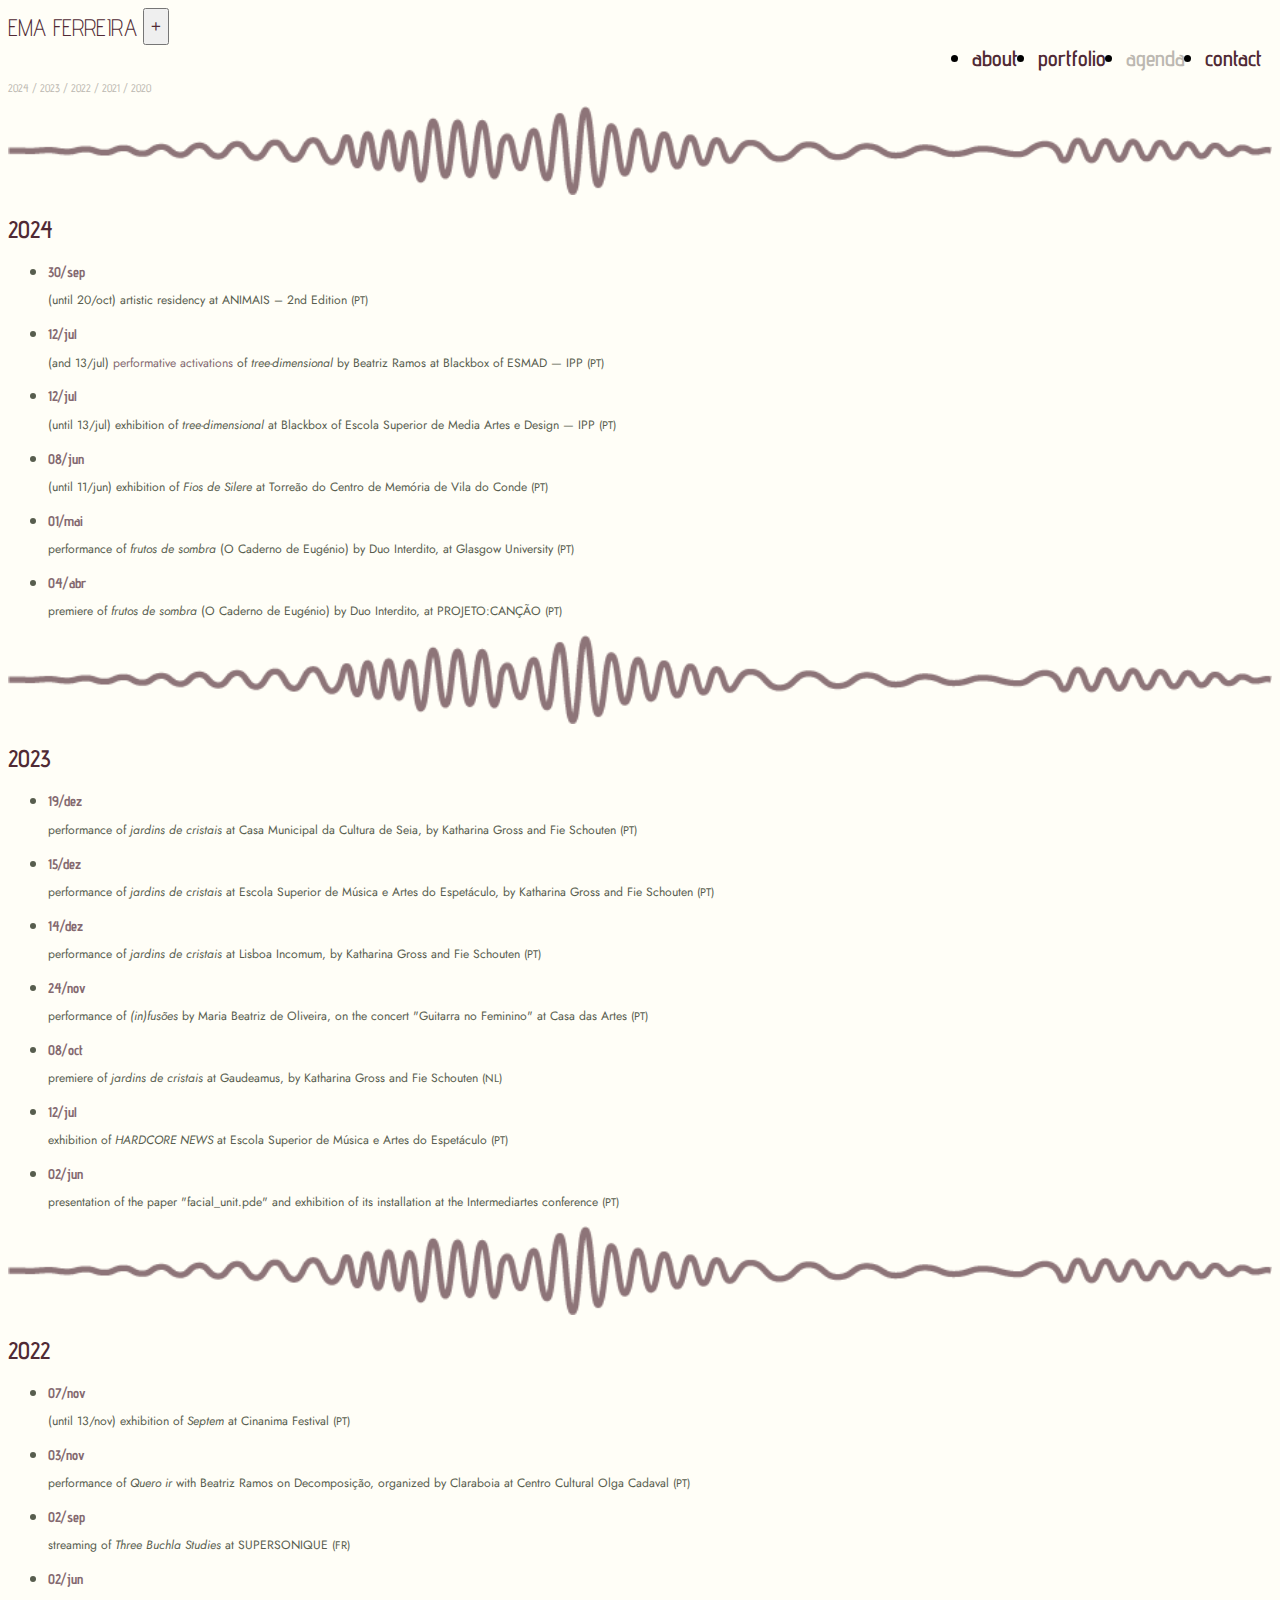
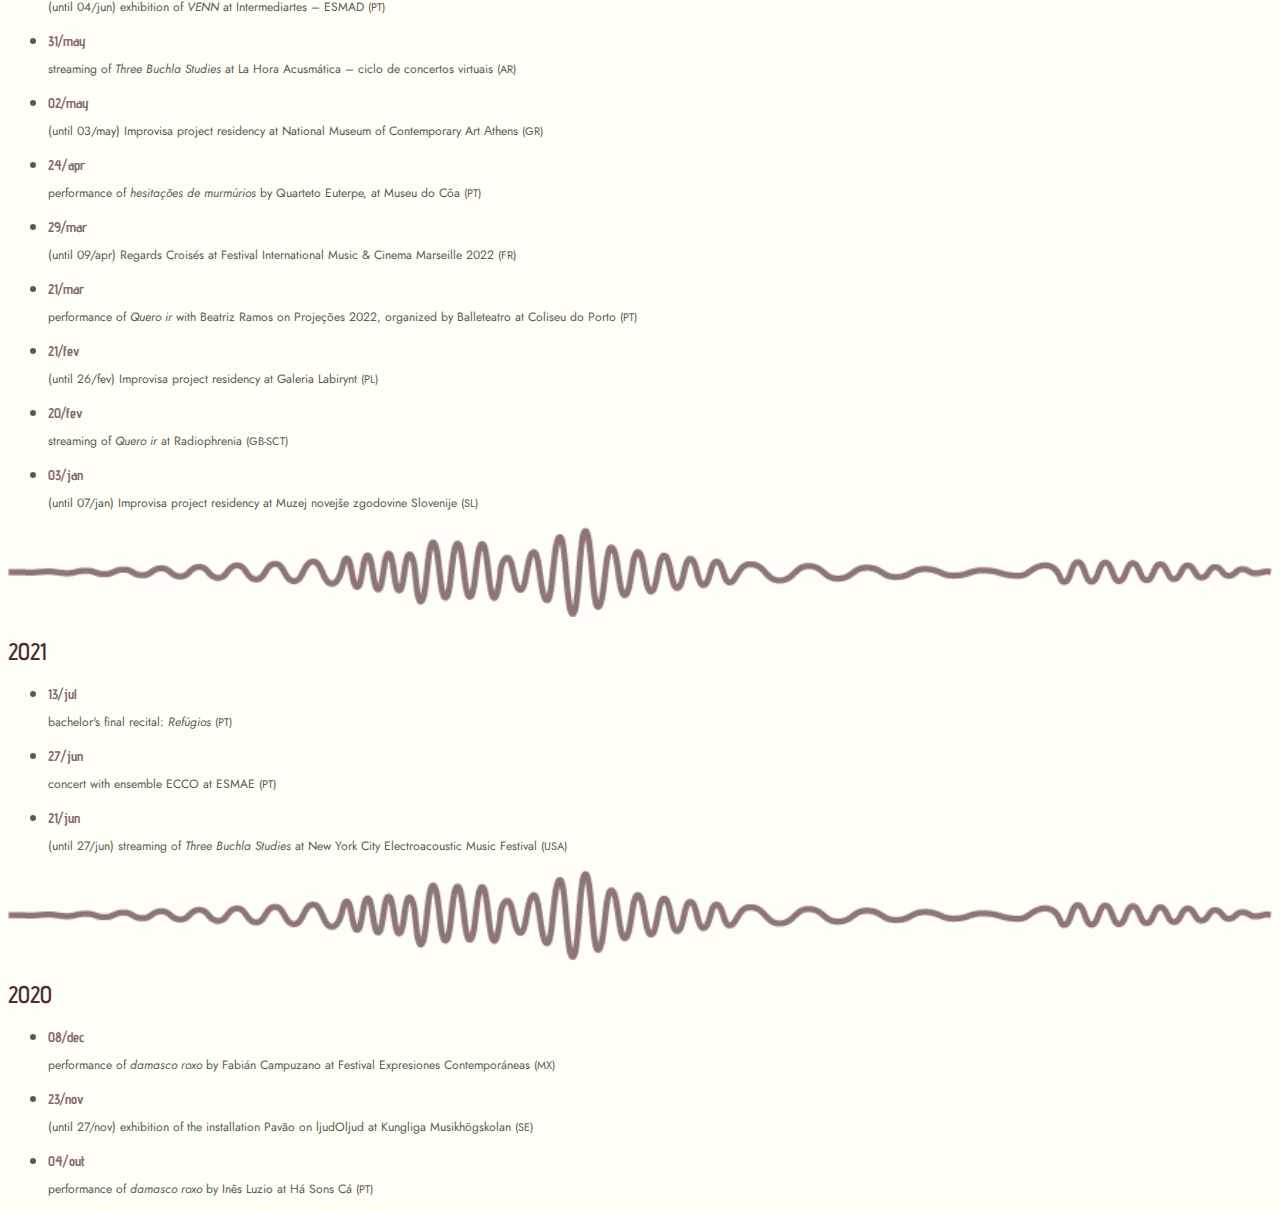
<file: agenda.html>
<!DOCTYPE html>
<html lang="en">

<head>
    <meta charset="UTF-8">
    <meta name="viewport" content="width=device-width, initial-scale=1.0">
    <title>Ema Ferreira</title>

    <!-- Google Font -->
    <link rel="preconnect" href="https://fonts.googleapis.com">
    <link rel="preconnect" href="https://fonts.gstatic.com" crossorigin>

    <!-- font-family: 'Advent Pro', sans-serif; -->
    <link
        href="https://fonts.googleapis.com/css2?family=Advent+Pro:ital,wght@0,100;0,200;0,300;0,400;0,500;0,600;0,700;0,800;0,900;1,100;1,200;1,300;1,400;1,500;1,600;1,700;1,800;1,900&display=swap"
        rel="stylesheet">

    <!-- font-family: 'Jost', sans-serif; -->
    <link
        href="https://fonts.googleapis.com/css2?family=Jost:ital,wght@0,100;0,200;0,300;0,400;0,500;0,600;0,700;0,800;0,900;1,100;1,200;1,300;1,400;1,500;1,600;1,700;1,800;1,900&display=swap"
        rel="stylesheet">


    <!-- Bootstrap stylessheet link -->
    <link href="https://cdn.jsdelivr.net/npm/bootstrap@5.3.1/dist/css/bootstrap.min.css" rel="stylesheet"
        integrity="sha384-4bw+/aepP/YC94hEpVNVgiZdgIC5+VKNBQNGCHeKRQN+PtmoHDEXuppvnDJzQIu9" crossorigin="anonymous">

    <!-- my own stylesheet -->
    <link rel="stylesheet" href="./styles/styles.css">
    <link rel="stylesheet" href="./styles/agenda.css">

</head>

<body>
    <nav class="navbar fixed-top navbar-expand-md">
        <div class="container-fluid">
            <a class="navbar-brand" href="./index.html">EMA FERREIRA</a>
            <button class="navbar-toggler border-0 shadow-none custom-toggler" type="button" data-bs-toggle="collapse"
                data-bs-target="#navbarSupportedContent" aria-controls="navbarSupportedContent" aria-expanded="false"
                aria-label="Toggle navigation" id="buttonT">
                <span id="iconT">+</span>
            </button>

            <div class="collapse navbar-collapse" id="navbarSupportedContent">
                <ul class="navbar-nav me-auto mb-2 mb-md-0 nav" id="mainNavBarContent">
                    <li class="nav-item">
                        <a class="nav-link" href="./about.html">about</a>
                    </li>
                    <li class="nav-item" id="portfolioButton">
                        <a class="nav-link" href="./installations.html">portfolio</a>
                    </li>
                    <li class="nav-item">
                        <a class="nav-link active" href="./agenda.html">agenda</a>
                    </li>
                    <li class="nav-item">
                        <a class="nav-link" href="./contact.html">contact</a>
                    </li>

            </div>
        </div>
    </nav>

    <main class="container-fluid my-5 scrollMargin" id="portContainer">



        <div class="row align-items-center justify-content-center">
            <div class="col-12 col-sm-10 col-md-9 col-xl-7">

                <!-- SUBMENU -->
                <section class="sticky-top row align-items-center justify-content-center px-3 py-0 py-1"
                    id="subMenuYears">
                    <div class="col-12 text-start text-md-start p-0 m-0">
                        <p class="p-0 m-0"><a href="#ano2024">2024</a> / <a href="#ano2023">2023</a> / <a
                                href="#ano2022">2022</a> / <a href="#ano2021">2021</a> / <a href="#ano2020">2020</a></p>

                    </div>

                </section>

                <!-- DIVISOR 202a -->
                <section class=" row align-items-center justify-content-start px-3 pb-3 pt-4" id="ano2024">
                    <!-- above lg screen size -->
                    <div class="col-5 col-md-3 text-start p-0">
                        <img src="./images/ondaWebsite_h.png" alt="img-fluid" width="100%" height="auto">
                    </div>
                    <div class="col-2 col-md-1 col-xl-1 text-start ">
                        <h1 class="m-0">2024</h1>
                    </div>
                </section>

                <!-- CONTEUDO -->
                <section class="row align-items-stretch justify-content-center px-3 mb-4">
                    <div class="col-12 text-start p-0 m-0">
                        <ul class="list-group">
                            <li class="list-group-item p-0 m-0 mb-1">
                                <div class="row p-0 m-0">
                                    <div class="col-2 col-lg-1 p-0 m-0">
                                        <p class="eventDay p-0 m-0">30/sep</p>
                                    </div>
                                    <div class="col p-0 m-0">
                                        <p>(until 20/oct) artistic residency at ANIMAIS – 2nd Edition <span class="country">(PT)</span></p>
                                    </div>
                                </div>
                            </li>
                            <li class="list-group-item p-0 m-0 mb-1">
                                <div class="row p-0 m-0">
                                    <div class="col-2 col-lg-1 p-0 m-0">
                                        <p class="eventDay p-0 m-0">12/jul</p>
                                    </div>
                                    <div class="col p-0 m-0">
                                        <p>(and 13/jul) <a href="./treeDimensional_reservas.html">performative activations</a> of <i>tree-dimensional</i> by Beatriz Ramos at
                                           Blackbox of ESMAD — IPP <span class="country">(PT)</span></p>
                                    </div>
                                </div>
                            </li>
                            <li class="list-group-item p-0 m-0 mb-1">
                                <div class="row p-0 m-0">
                                    <div class="col-2 col-lg-1 p-0 m-0">
                                        <p class="eventDay p-0 m-0">12/jul</p>
                                    </div>
                                    <div class="col p-0 m-0">
                                        <p>(until 13/jul) exhibition of <i>tree-dimensional</i> at
                                           Blackbox of Escola Superior de Media Artes e Design — IPP <span class="country">(PT)</span></p>
                                    </div>
                                </div>
                            </li>

                            <li class="list-group-item p-0 m-0 mb-1">
                                <div class="row p-0 m-0">
                                    <div class="col-2 col-lg-1 p-0 m-0">
                                        <p class="eventDay p-0 m-0">08/jun</p>
                                    </div>
                                    <div class="col p-0 m-0">
                                        <p>(until 11/jun) exhibition of <i>Fios de Silere</i> at
                                            Torreão do Centro de Memória de Vila do Conde <span class="country">(PT)</span></p>
                                    </div>
                                </div>
                            </li>

                            <li class="list-group-item p-0 m-0 mb-1">
                                <div class="row p-0 m-0">
                                    <div class="col-2 col-lg-1 p-0 m-0">
                                        <p class="eventDay p-0 m-0">01/mai</p>
                                    </div>
                                    <div class="col p-0 m-0">
                                        <p>performance of <i>
                                            frutos de sombra</i> (O Caderno de Eugénio) by Duo Interdito, at Glasgow University <span
                                                class="country">(PT)</span></p>
                                    </div>
                                </div>
                            </li>

                            <li class="list-group-item p-0 m-0 mb-1">
                                <div class="row p-0 m-0">
                                    <div class="col-2 col-lg-1 p-0 m-0">
                                        <p class="eventDay p-0 m-0">04/abr</p>
                                    </div>
                                    <div class="col p-0 m-0">
                                        <p>premiere of <i>
                                                frutos de sombra</i> (O Caderno de Eugénio) by Duo Interdito, at PROJETO:CANÇÃO <span class="country">(PT)</span>
                                        </p>
                                    </div>
                                </div>
                            </li>



                        </ul>
                    </div>

                </section>

                <!-- DIVISOR 2023 -->
                <section class=" row align-items-center justify-content-start px-3 pb-3" id="ano2023">
                    <!-- above lg screen size -->
                    <div class="col-5 col-md-3 text-start p-0">
                        <img src="./images/ondaWebsite_h.png" alt="img-fluid" width="100%" height="auto">
                    </div>
                    <div class="col-2 col-md-1 col-xl-1 text-start ">
                        <h1 class="m-0">2023</h1>
                    </div>
                </section>

                <!-- CONTEUDO -->
                <section class="row align-items-stretch justify-content-center px-3 mb-4">
                    <div class="col-12 text-start p-0 m-0">
                        <ul class="list-group">
                            <li class="list-group-item p-0 m-0 mb-1">
                                <div class="row p-0 m-0">
                                    <div class="col-2 col-lg-1 p-0 m-0">
                                        <p class="eventDay p-0 m-0">19/dez</p>
                                    </div>
                                    <div class="col p-0 m-0">
                                        <p>performance of <i>jardins de cristais</i> at
                                            Casa Municipal da Cultura de Seia, by Katharina Gross and Fie Schouten <span
                                                class="country">(PT)</span></p>
                                    </div>
                                </div>
                            </li>

                            <li class="list-group-item p-0 m-0 mb-1">
                                <div class="row p-0 m-0">
                                    <div class="col-2 col-lg-1 p-0 m-0">
                                        <p class="eventDay p-0 m-0">15/dez</p>
                                    </div>
                                    <div class="col p-0 m-0">
                                        <p>performance of <i>jardins de cristais</i> at
                                            Escola Superior de Música e Artes do Espetáculo, by Katharina Gross and Fie
                                            Schouten <span class="country">(PT)</span></p>
                                    </div>
                                </div>
                            </li>

                            <li class="list-group-item p-0 m-0 mb-1">
                                <div class="row p-0 m-0">
                                    <div class="col-2 col-lg-1 p-0 m-0">
                                        <p class="eventDay p-0 m-0">14/dez</p>
                                    </div>
                                    <div class="col p-0 m-0">
                                        <p>performance of <i>jardins de cristais</i> at
                                            Lisboa Incomum, by Katharina Gross and Fie Schouten <span
                                                class="country">(PT)</span></p>
                                    </div>
                                </div>
                            </li>

                            <li class="list-group-item p-0 m-0 mb-1">
                                <div class="row p-0 m-0">
                                    <div class="col-2 col-lg-1 p-0 m-0">
                                        <p class="eventDay p-0 m-0">24/nov</p>
                                    </div>
                                    <div class="col p-0 m-0">
                                        <p>performance of <i>(in)fusões</i> by Maria Beatriz de Oliveira, on the concert
                                            "Guitarra no Feminino" at Casa das
                                            Artes <span class="country">(PT)</span></p>
                                    </div>
                                </div>
                            </li>

                            <li class="list-group-item p-0 m-0 mb-1">
                                <div class="row p-0 m-0">
                                    <div class="col-2 col-lg-1 p-0 m-0">
                                        <p class="eventDay p-0 m-0">08/oct</p>
                                    </div>
                                    <div class="col p-0 m-0">
                                        <p>premiere of <i>jardins de cristais</i> at
                                            Gaudeamus, by Katharina Gross and Fie Schouten <span
                                                class="country">(NL)</span></p>
                                    </div>
                                </div>
                            </li>

                            <li class="list-group-item p-0 m-0 mb-1">
                                <div class="row p-0 m-0">
                                    <div class="col-2 col-lg-1 p-0 m-0">
                                        <p class="eventDay p-0 m-0">12/jul</p>
                                    </div>

                                    <div class="col p-0 m-0">
                                        <p>exhibition of <i>HARDCORE
                                                NEWS</i> at
                                            Escola Superior de Música e Artes do Espetáculo <span
                                                class="country">(PT)</span></p>
                                    </div>
                                </div>
                            </li>

                            <li class="list-group-item p-0 m-0 mb-1">
                                <div class="row p-0 m-0">
                                    <div class="col-2 col-lg-1 p-0 m-0">
                                        <p class="eventDay p-0 m-0">02/jun</p>
                                    </div>
                                    <div class="col p-0 m-0">
                                        <p>presentation of the paper "facial_unit.pde"
                                            and exhibition of its installation at the
                                            Intermediartes conference <span class="country">(PT)</span></p>
                                    </div>
                                </div>
                            </li>


                        </ul>
                    </div>

                </section>

                <!-- DIVISOR 2022 -->
                <section class=" row align-items-center justify-content-start px-3 pb-3" id="ano2022">
                    <!-- above lg screen size -->
                    <div class="col-5 col-md-3 text-start p-0">
                        <img src="./images/ondaWebsite_h.png" alt="img-fluid" width="100%" height="auto">
                    </div>
                    <div class="col-2 col-md-1 col-xl-1 text-start ">
                        <h1 class="m-0">2022</h1>
                    </div>
                </section>

                <!-- CONTEUDO -->
                <section class="row align-items-stretch justify-content-center px-3 mb-4">
                    <div class="col-12 text-start p-0 m-0">
                        <ul class="list-group">

                            <li class="list-group-item p-0 m-0 mb-1">
                                <div class="row p-0 m-0">
                                    <div class="col-2 col-lg-1 p-0 m-0">
                                        <p class="eventDay p-0 m-0">07/nov</p>
                                    </div>
                                    <div class="col p-0 m-0">
                                        <p>(until 13/nov) exhibition of <i>Septem
                                            </i> at
                                            Cinanima Festival <span class="country">(PT)</span></p>
                                    </div>
                                </div>
                            </li>

                            <li class="list-group-item p-0 m-0 mb-1">
                                <div class="row p-0 m-0">
                                    <div class="col-2 col-lg-1 p-0 m-0">
                                        <p class="eventDay p-0 m-0">03/nov</p>
                                    </div>

                                    <div class="col p-0 m-0">
                                        <p>performance of <i>Quero ir</i> with Beatriz Ramos on
                                            Decomposição, organized by Claraboia at Centro Cultural Olga Cadaval <span
                                                class="country">(PT)</span></p>
                                    </div>
                                </div>
                            </li>

                            <li class="list-group-item p-0 m-0 mb-1">
                                <div class="row p-0 m-0">
                                    <div class="col-2 col-lg-1 p-0 m-0">
                                        <p class="eventDay p-0 m-0">02/sep</p>
                                    </div>
                                    <div class="col p-0 m-0">
                                        <p>streaming of <i>Three Buchla Studies
                                            </i> at
                                            SUPERSONIQUE <span class="country">(FR)</span></p>
                                    </div>
                                </div>
                            </li>

                            <li class="list-group-item p-0 m-0 mb-1">
                                <div class="row p-0 m-0">
                                    <div class="col-2 col-lg-1 p-0 m-0">
                                        <p class="eventDay p-0 m-0">02/jun</p>
                                    </div>
                                    <div class="col p-0 m-0">
                                        <p>(until 04/jun) exhibition of <i>VENN
                                            </i> at
                                            Intermediartes – ESMAD <span class="country">(PT)</span></p>
                                    </div>
                                </div>
                            </li>

                            <li class="list-group-item p-0 m-0 mb-1">
                                <div class="row p-0 m-0">
                                    <div class="col-2 col-lg-1 p-0 m-0">
                                        <p class="eventDay p-0 m-0">31/may</p>
                                    </div>
                                    <div class="col p-0 m-0">
                                        <p>streaming of <i>Three Buchla Studies
                                            </i> at
                                            La Hora Acusmática – ciclo de concertos virtuais <span
                                                class="country">(AR)</span></p>
                                    </div>
                                </div>
                            </li>

                            <li class="list-group-item p-0 m-0 mb-1">
                                <div class="row p-0 m-0">
                                    <div class="col-2 col-lg-1 p-0 m-0">
                                        <p class="eventDay p-0 m-0">02/may</p>
                                    </div>
                                    <div class="col p-0 m-0">
                                        <p>(until 03/may) Improvisa project residency at National Museum of Contemporary
                                            Art Αthens <span class="country">(GR)</span></p>
                                    </div>
                                </div>
                            </li>

                            <li class="list-group-item p-0 m-0 mb-1">
                                <div class="row p-0 m-0">
                                    <div class="col-2 col-lg-1 p-0 m-0">
                                        <p class="eventDay p-0 m-0">24/apr</p>
                                    </div>

                                    <div class="col p-0 m-0">
                                        <p>performance of <i>hesitações de murmúrios</i> by Quarteto Euterpe, at Museu
                                            do Côa <span class="country">(PT)</span></p>
                                    </div>
                                </div>
                            </li>

                            <li class="list-group-item p-0 m-0 mb-1">
                                <div class="row p-0 m-0">
                                    <div class="col-2 col-lg-1 p-0 m-0">
                                        <p class="eventDay p-0 m-0">29/mar</p>
                                    </div>
                                    <div class="col p-0 m-0">
                                        <p>(until 09/apr) Regards Croisés at Festival International Music & Cinema
                                            Marseille 2022 <span class="country">(FR)</span></p>
                                    </div>
                                </div>
                            </li>

                            <li class="list-group-item p-0 m-0 mb-1">
                                <div class="row p-0 m-0">
                                    <div class="col-2 col-lg-1 p-0 m-0">
                                        <p class="eventDay p-0 m-0">21/mar</p>
                                    </div>

                                    <div class="col p-0 m-0">
                                        <p>performance of <i>Quero ir</i> with Beatriz Ramos on
                                            Projeções 2022, organized by Balleteatro at Coliseu do Porto <span
                                                class="country">(PT)</span></p>
                                    </div>
                                </div>
                            </li>

                            <li class="list-group-item p-0 m-0 mb-1">
                                <div class="row p-0 m-0">
                                    <div class="col-2 col-lg-1 p-0 m-0">
                                        <p class="eventDay p-0 m-0">21/fev</p>
                                    </div>
                                    <div class="col p-0 m-0">
                                        <p>(until 26/fev) Improvisa project residency at Galeria Labirynt <span
                                                class="country">(PL)</span></p>
                                    </div>
                                </div>
                            </li>

                            <li class="list-group-item p-0 m-0 mb-1">
                                <div class="row p-0 m-0">
                                    <div class="col-2 col-lg-1 p-0 m-0">
                                        <p class="eventDay p-0 m-0">20/fev</p>
                                    </div>
                                    <div class="col p-0 m-0">
                                        <p>streaming of <i>Quero ir
                                            </i> at
                                            Radiophrenia <span class="country">(GB-SCT)</span></p>
                                    </div>
                                </div>
                            </li>

                            <li class="list-group-item p-0 m-0 mb-1">
                                <div class="row p-0 m-0">
                                    <div class="col-2 col-lg-1 p-0 m-0">
                                        <p class="eventDay p-0 m-0">03/jan</p>
                                    </div>
                                    <div class="col p-0 m-0">
                                        <p>(until 07/jan) Improvisa project residency at Muzej novejše zgodovine
                                            Slovenije <span class="country">(SL)</span></p>
                                    </div>
                                </div>
                            </li>
                        </ul>
                    </div>
                </section>

                <!-- DIVISOR 2021 -->
                <section class=" row align-items-center justify-content-start px-3 pb-3" id="ano2021">
                    <!-- above lg screen size -->
                    <div class="col-5 col-md-3 text-start p-0">
                        <img src="./images/ondaWebsite_h.png" alt="img-fluid" width="100%" height="auto">
                    </div>
                    <div class="col-2 col-md-1 col-xl-1 text-start ">
                        <h1 class="m-0">2021</h1>
                    </div>
                </section>

                <!-- CONTEUDO -->
                <section class="row align-items-stretch justify-content-center px-3 mb-4">
                    <div class="col-12 text-start p-0 m-0">
                        <ul class="list-group">

                            <li class="list-group-item p-0 m-0 mb-1">
                                <div class="row p-0 m-0">
                                    <div class="col-2 col-lg-1 p-0 m-0">
                                        <p class="eventDay p-0 m-0">13/jul</p>
                                    </div>
                                    <div class="col p-0 m-0">
                                        <p>bachelor's final recital: <i>Refúgios</i> <span class="country">(PT)</span>
                                        </p>
                                    </div>
                                </div>
                            </li>

                            <li class="list-group-item p-0 m-0 mb-1">
                                <div class="row p-0 m-0">
                                    <div class="col-2 col-lg-1 p-0 m-0">
                                        <p class="eventDay p-0 m-0">27/jun</p>
                                    </div>

                                    <div class="col p-0 m-0">
                                        <p>concert with ensemble ECCO at ESMAE <span class="country">(PT)</span></p>
                                    </div>
                                </div>
                            </li>

                            <li class="list-group-item p-0 m-0 mb-1">
                                <div class="row p-0 m-0">
                                    <div class="col-2 col-lg-1 p-0 m-0">
                                        <p class="eventDay p-0 m-0">21/jun</p>
                                    </div>

                                    <div class="col p-0 m-0">
                                        <p>(until 27/jun) streaming of <i>Three Buchla Studies
                                            </i> at
                                            New York City Electroacoustic Music Festival <span
                                                class="country">(USA)</span></p>
                                    </div>
                                </div>
                            </li>

                        </ul>
                    </div>

                </section>

                <!-- DIVISOR 2020 -->
                <section class=" row align-items-center justify-content-start px-3 pb-3" id="ano2020">
                    <!-- above lg screen size -->
                    <div class="col-5 col-md-3 text-start p-0">
                        <img src="./images/ondaWebsite_h.png" alt="img-fluid" width="100%" height="auto">
                    </div>
                    <div class="col-2 col-md-1 col-xl-1 text-start ">
                        <h1 class="m-0">2020</h1>
                    </div>
                </section>

                <!-- CONTEUDO -->
                <section class="row align-items-stretch justify-content-center px-3 mb-4">
                    <div class="col-12 text-start p-0 m-0">
                        <ul class="list-group">

                            <li class="list-group-item p-0 m-0 mb-1">
                                <div class="row p-0 m-0">
                                    <div class="col-2 col-lg-1 p-0 m-0">
                                        <p class="eventDay p-0 m-0">08/dec</p>
                                    </div>
                                    <div class="col p-0 m-0">
                                        <p>performance of <i>damasco roxo</i> by Fabián Campuzano at Festival
                                            Expresiones Contemporáneas <span class="country">(MX)</span></p>
                                    </div>
                                </div>
                            </li>

                            <li class="list-group-item p-0 m-0 mb-1">
                                <div class="row p-0 m-0">
                                    <div class="col-2 col-lg-1 p-0 m-0">
                                        <p class="eventDay p-0 m-0">23/nov</p>
                                    </div>

                                    <div class="col p-0 m-0">
                                        <p>(until 27/nov) exhibition of the installation Pavão on ljudOljud at Kungliga
                                            Musikhögskolan <span class="country">(SE)</span></p>
                                    </div>
                                </div>
                            </li>

                            <li class="list-group-item p-0 m-0 mb-1">
                                <div class="row p-0 m-0">
                                    <div class="col-2 col-lg-1 p-0 m-0">
                                        <p class="eventDay p-0 m-0">04/out</p>
                                    </div>
                                    <div class="col p-0 m-0">
                                        <p>performance of <i>damasco roxo</i> by Inês Luzio at Há Sons Cá <span
                                                class="country">(PT)</span></p>
                                    </div>
                                </div>
                            </li>
                        </ul>
                    </div>

                </section>
            </div>
        </div>
    </main>

    <script src="https://cdn.jsdelivr.net/npm/bootstrap@5.3.1/dist/js/bootstrap.bundle.min.js"
        integrity="sha384-HwwvtgBNo3bZJJLYd8oVXjrBZt8cqVSpeBNS5n7C8IVInixGAoxmnlMuBnhbgrkm"
        crossorigin="anonymous"></script>
    <script src="./js/index.js"></script>
    <script src="./js/agenda.js"></script>

</body>

</html>
</file>
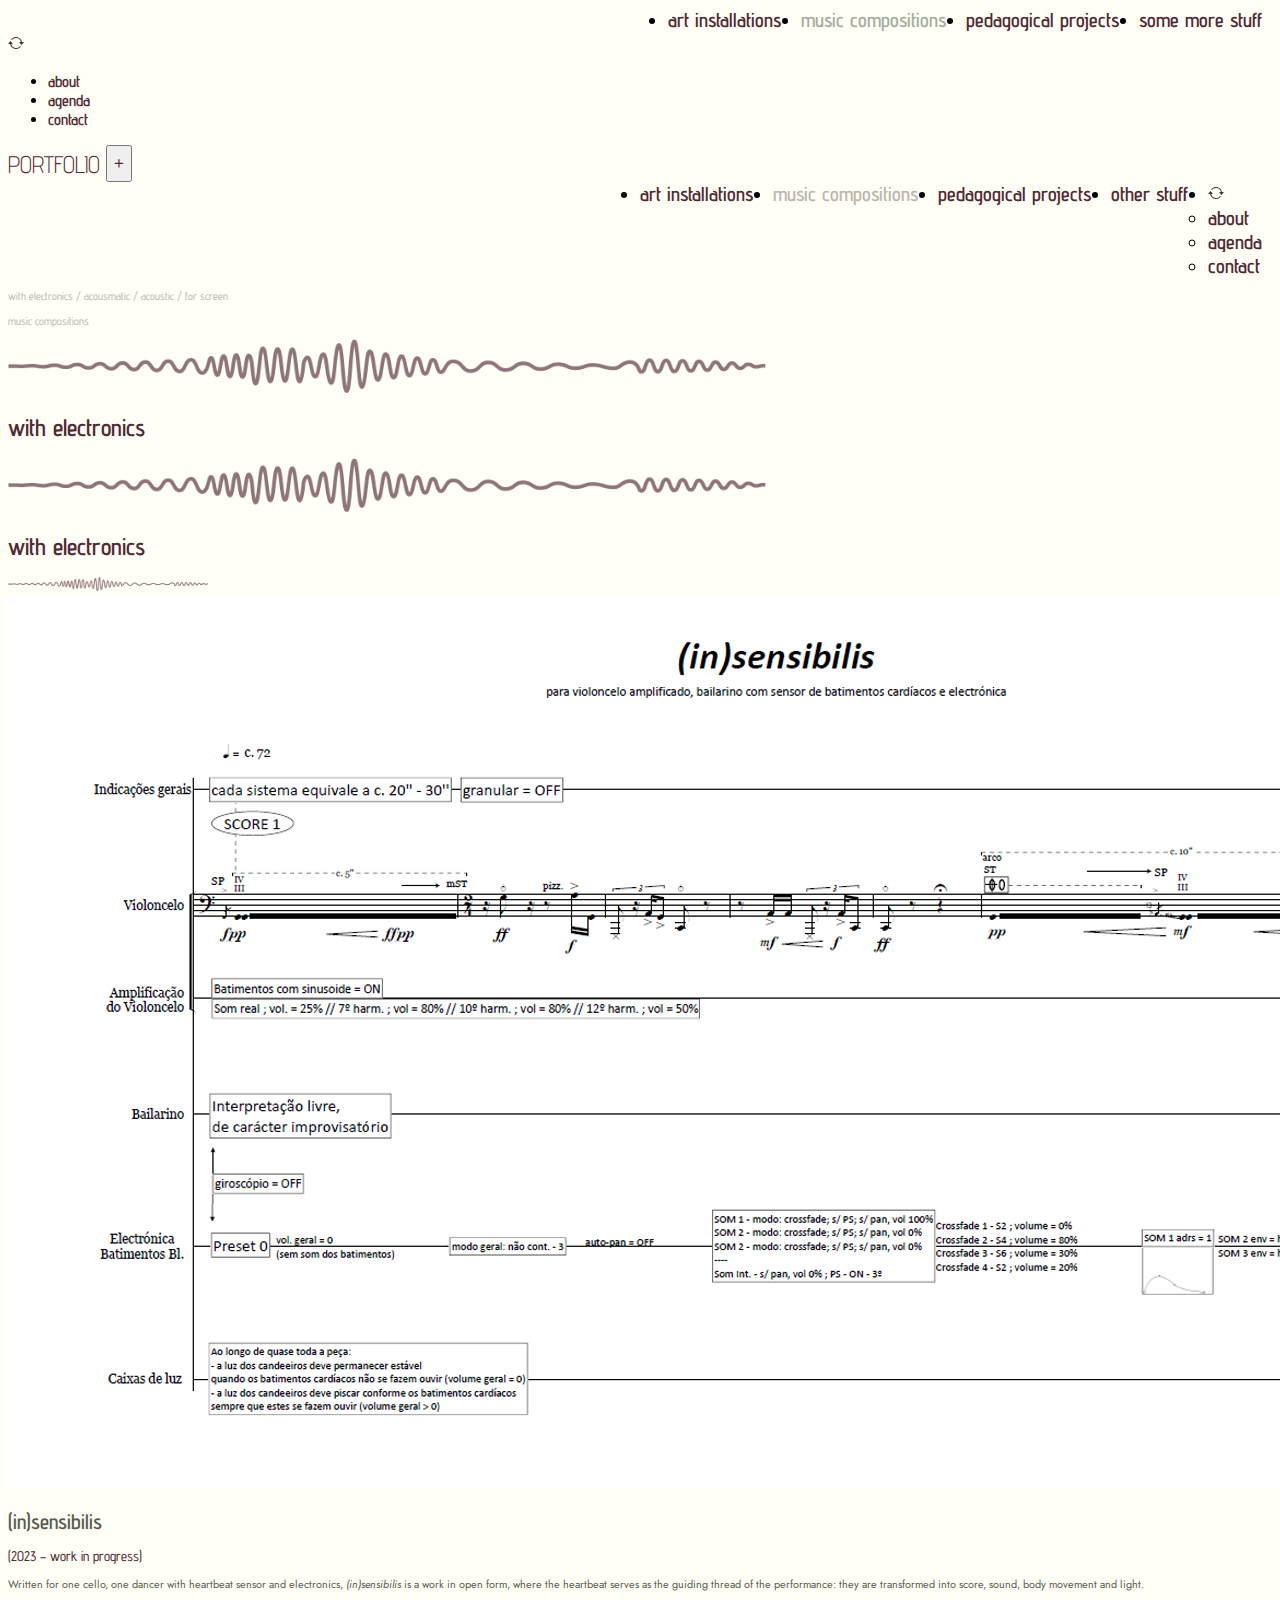
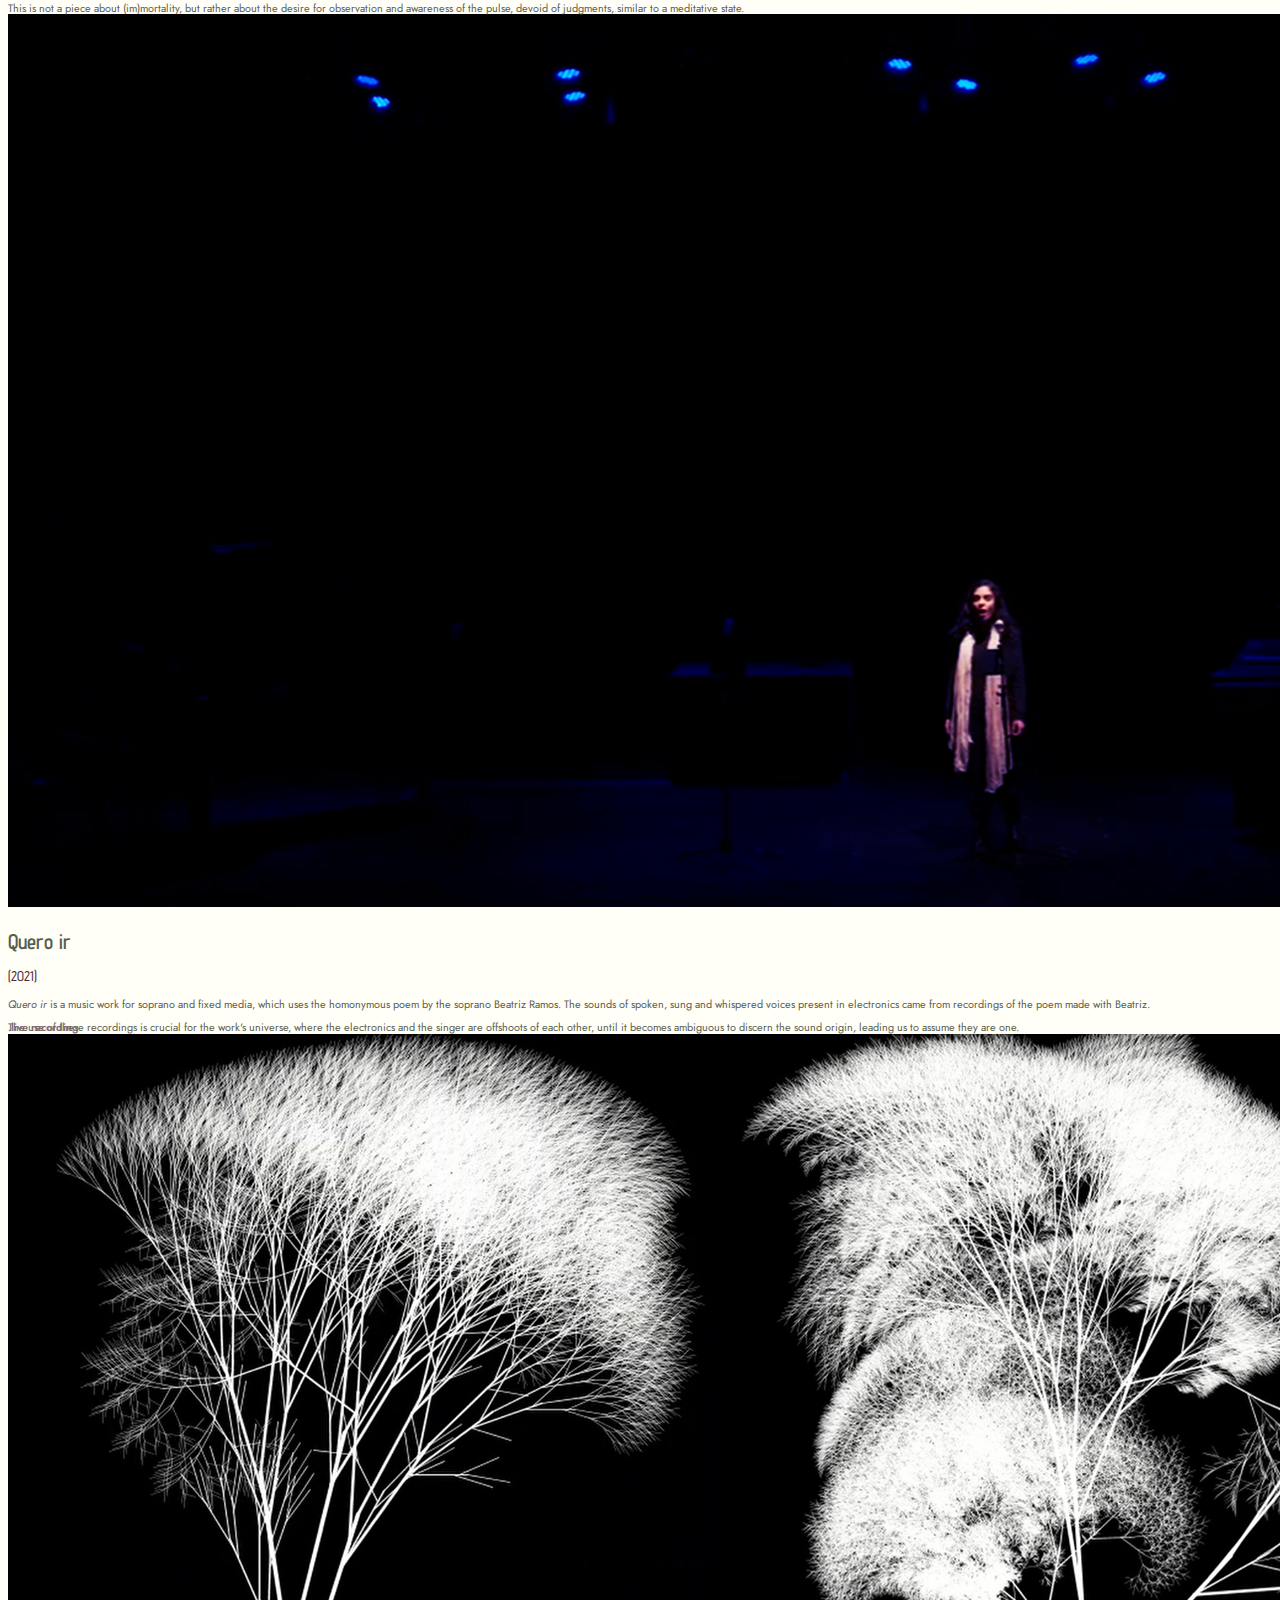
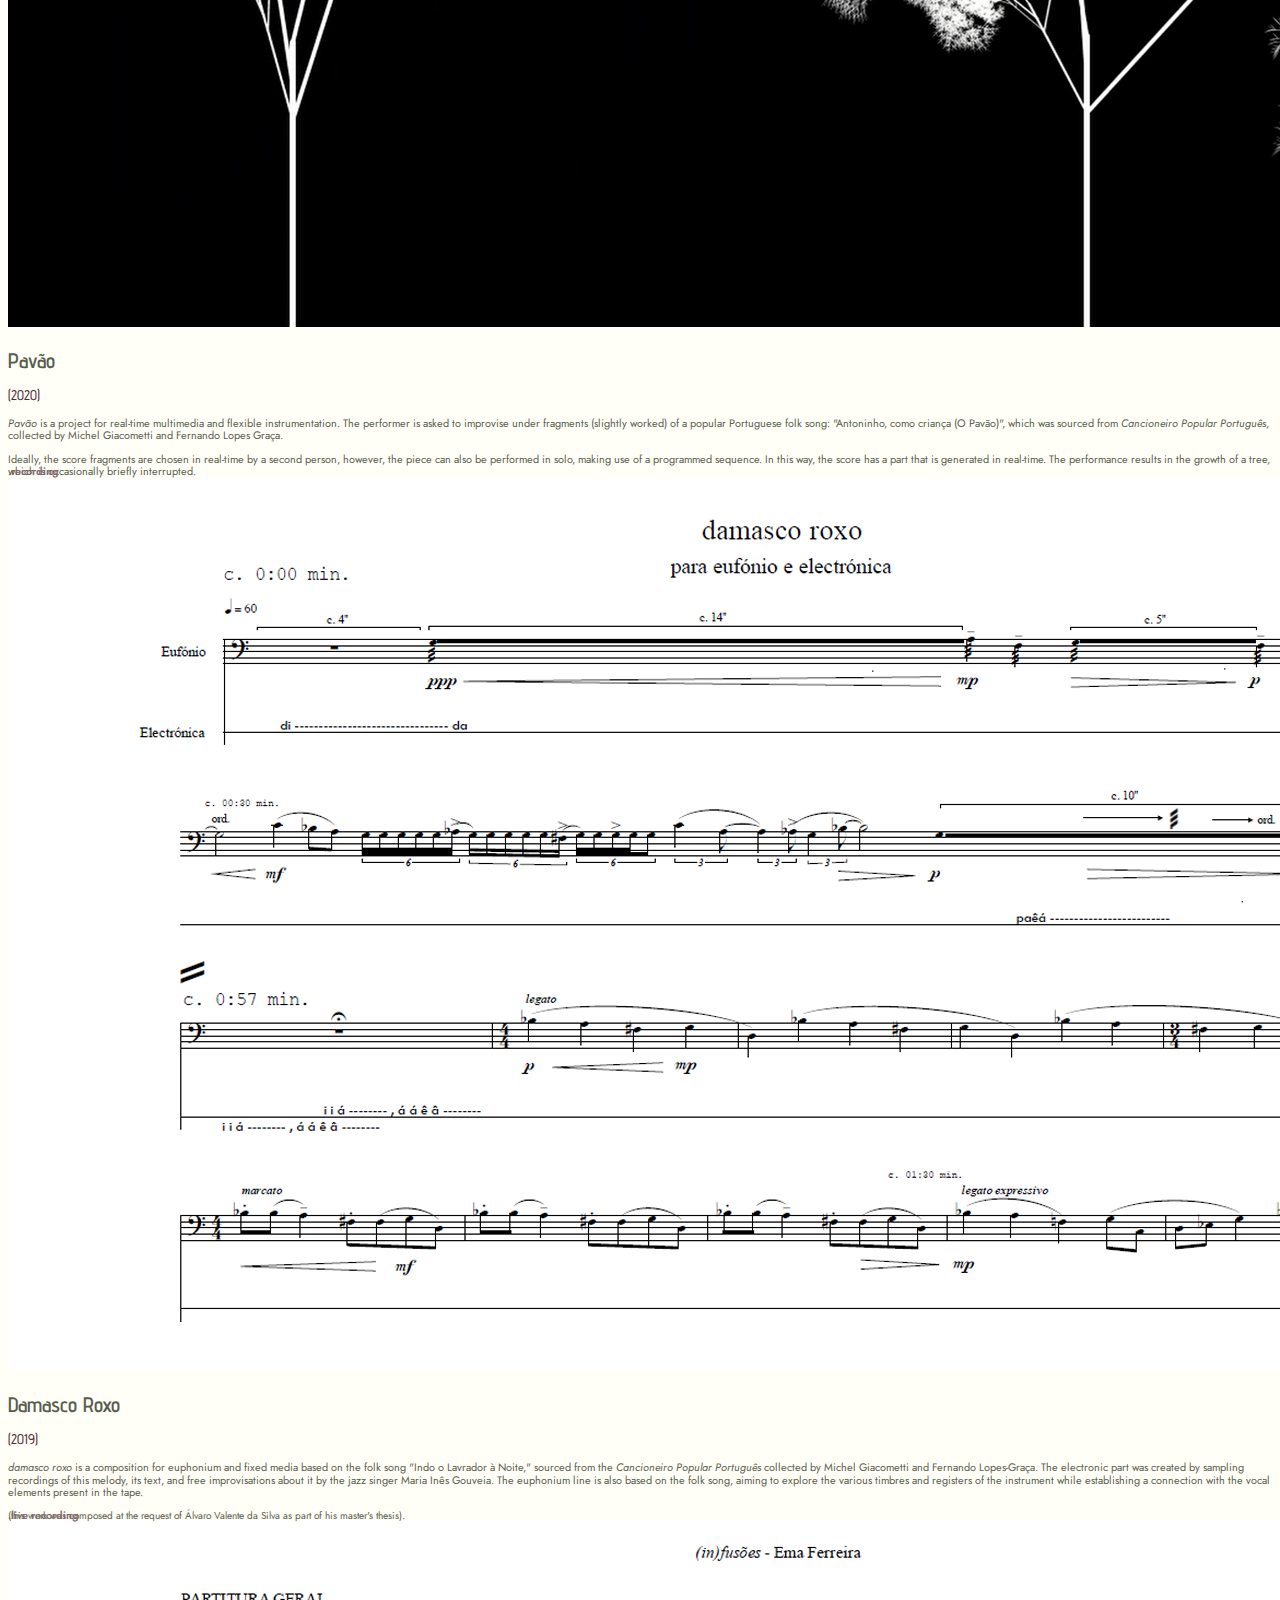
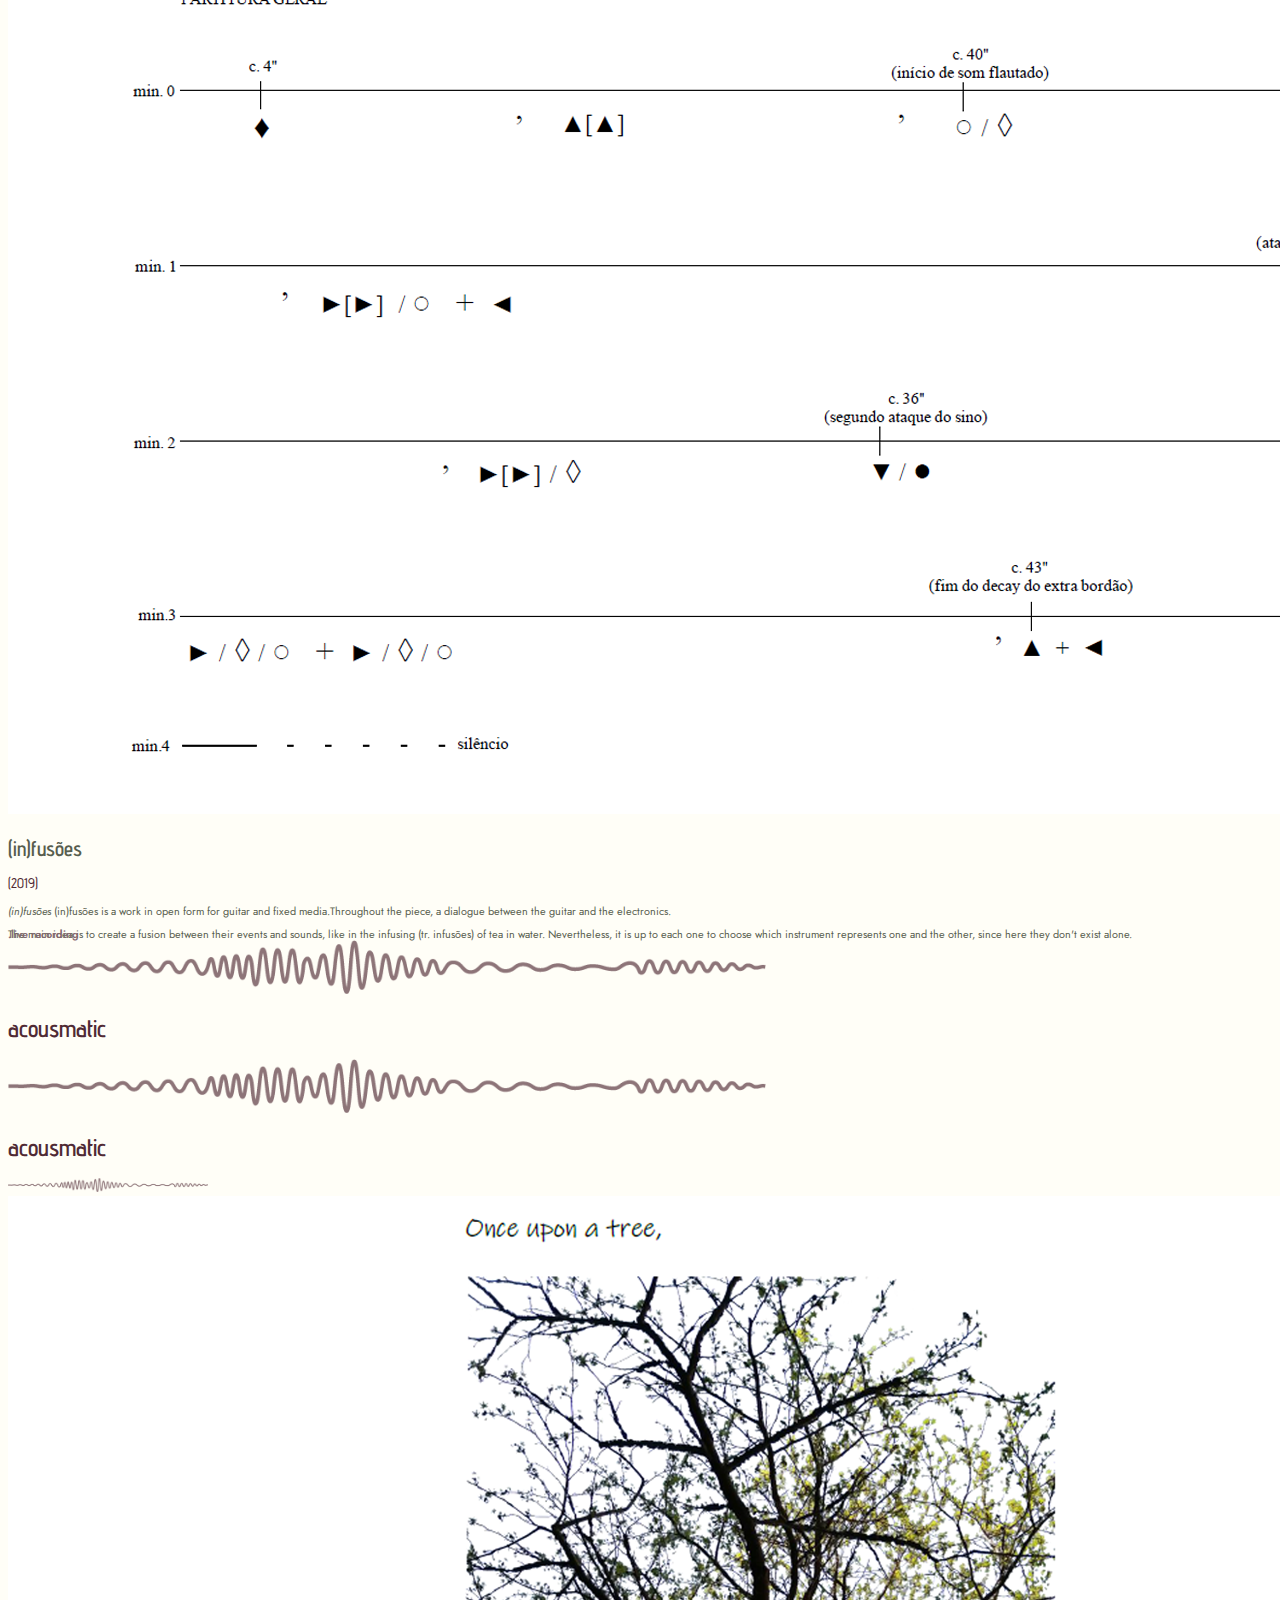
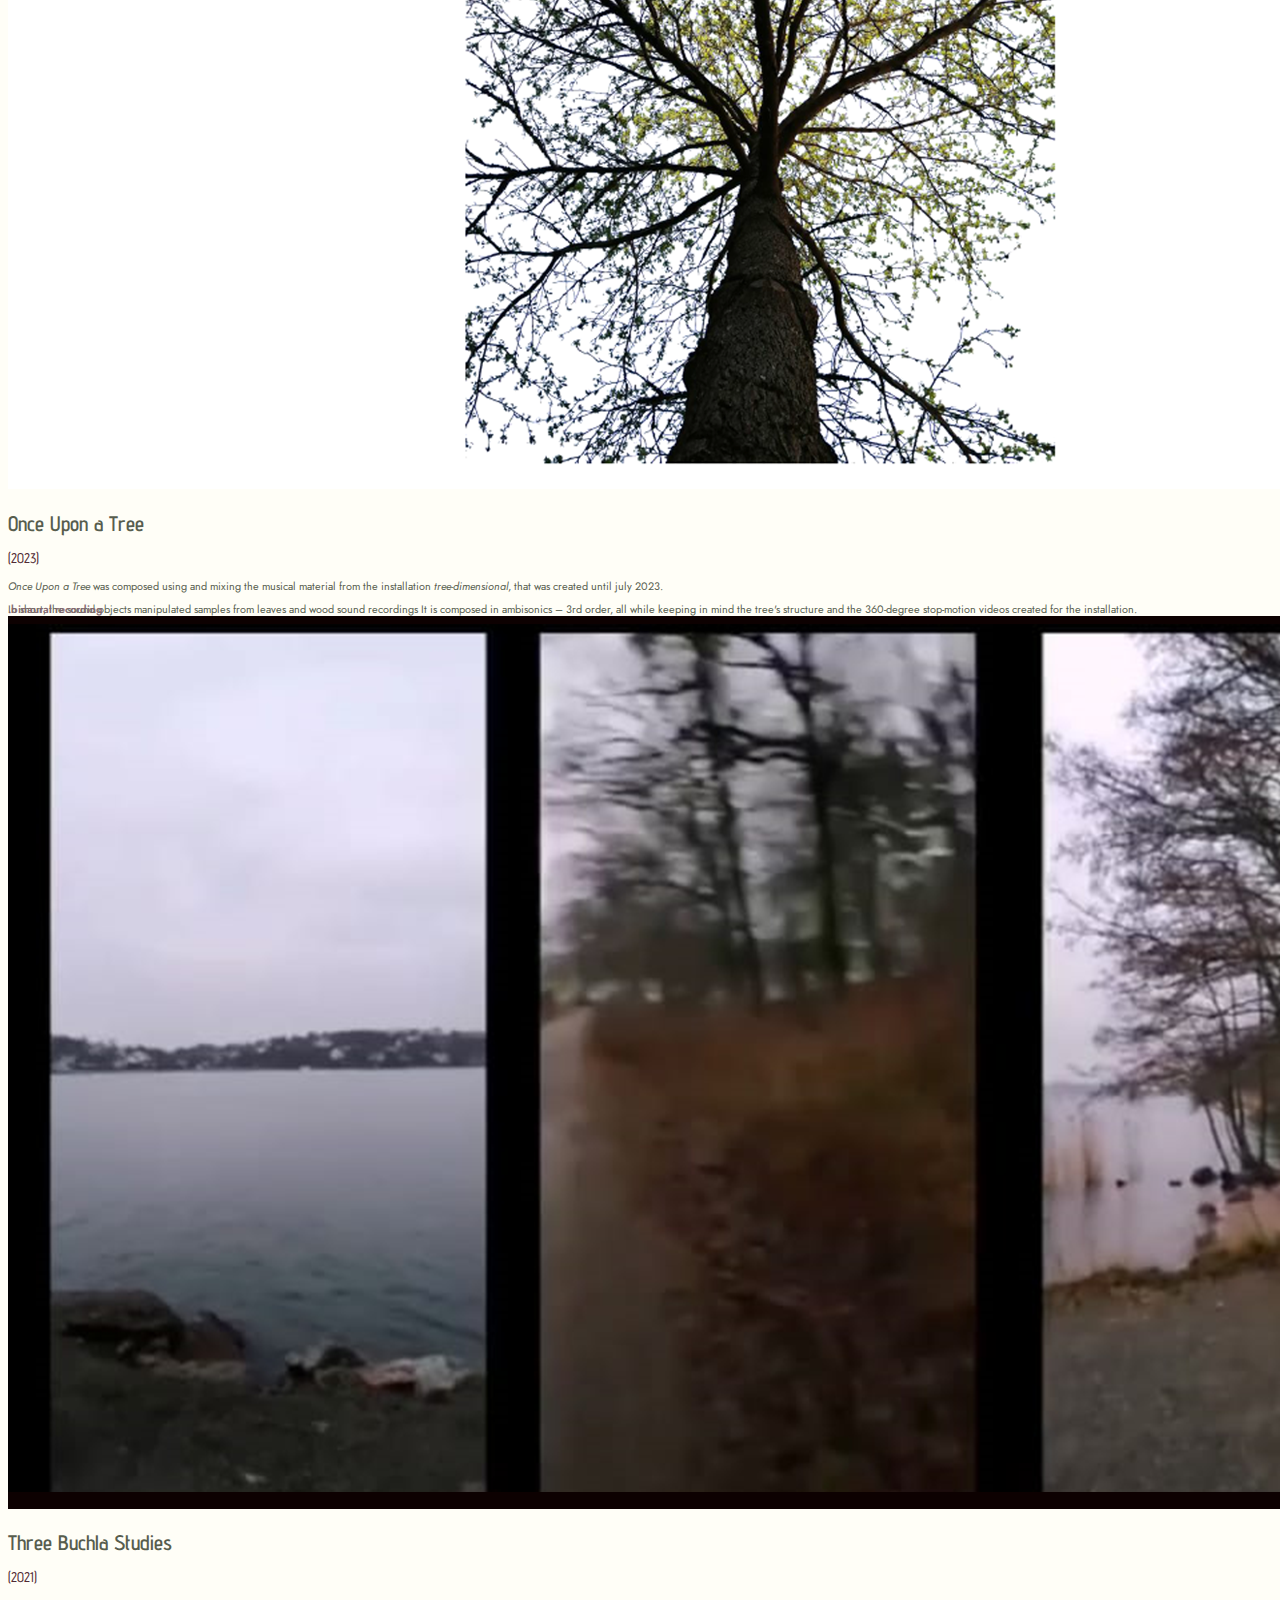
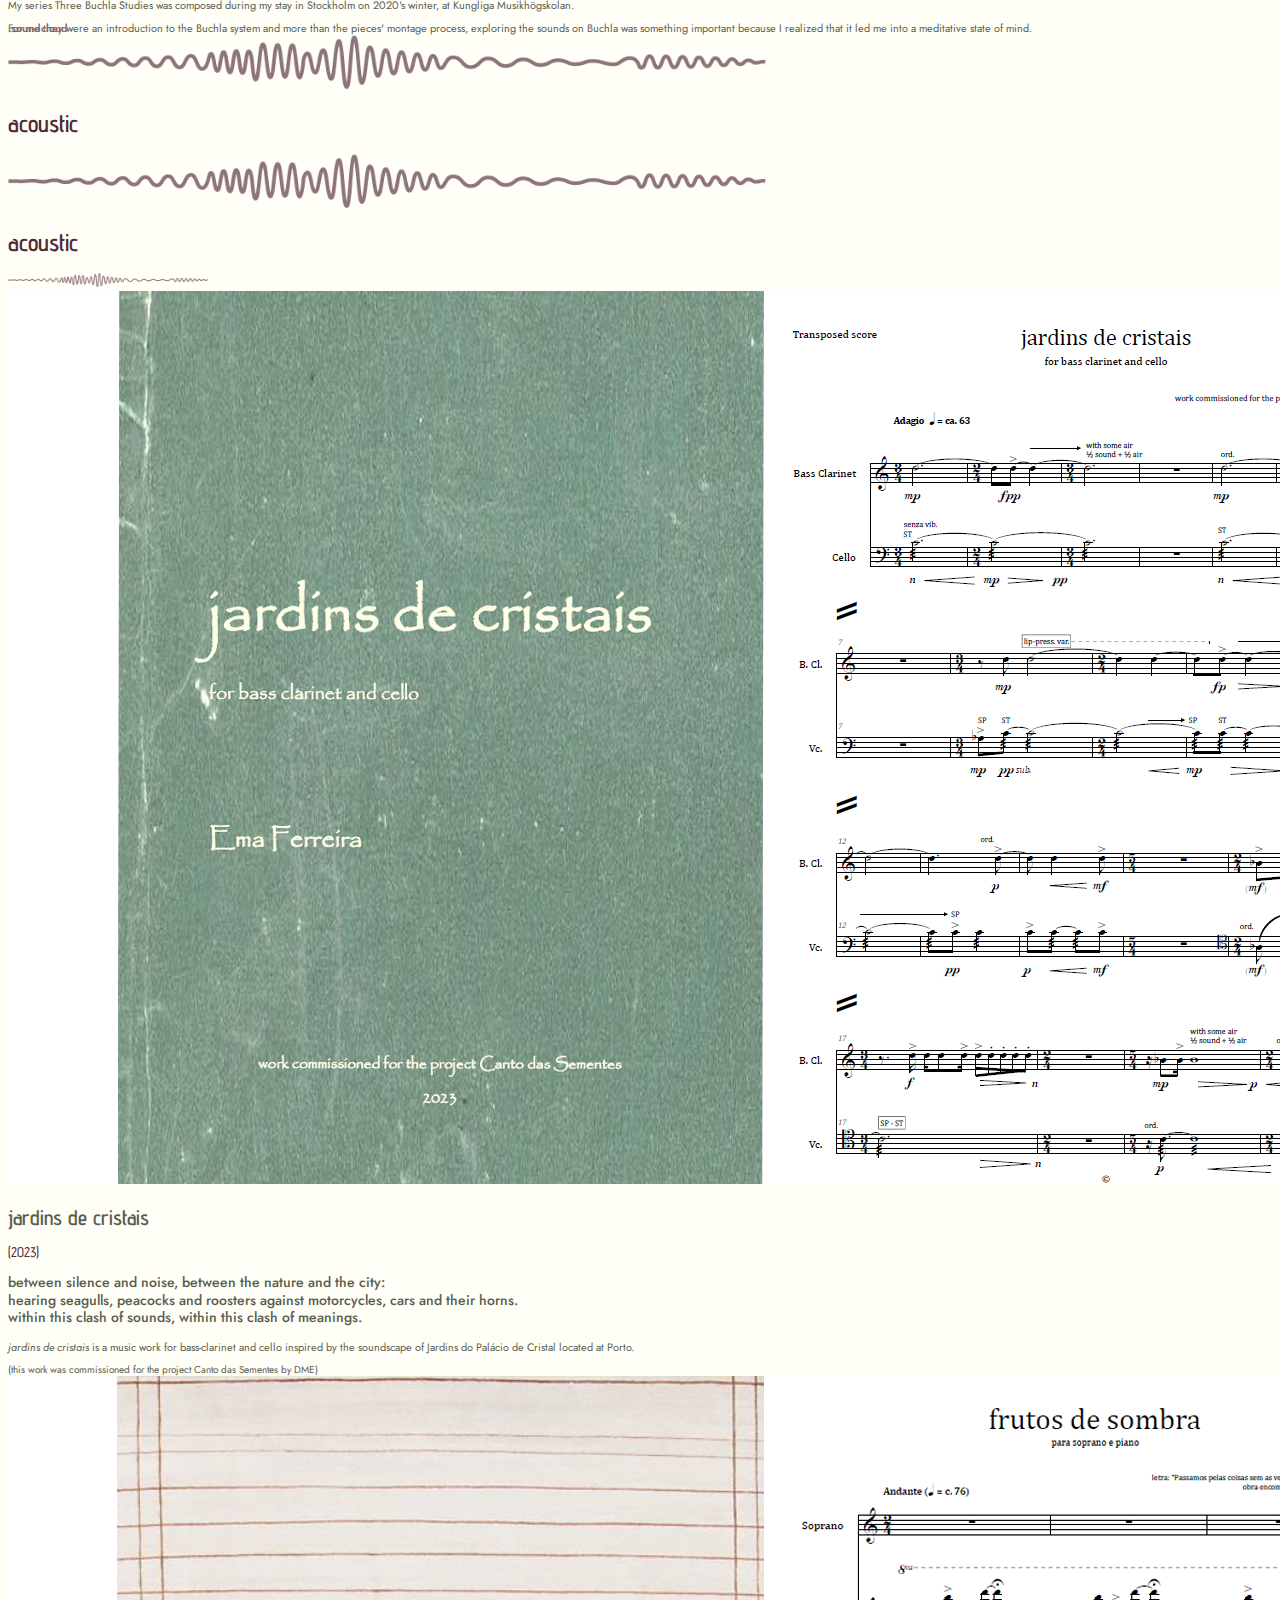
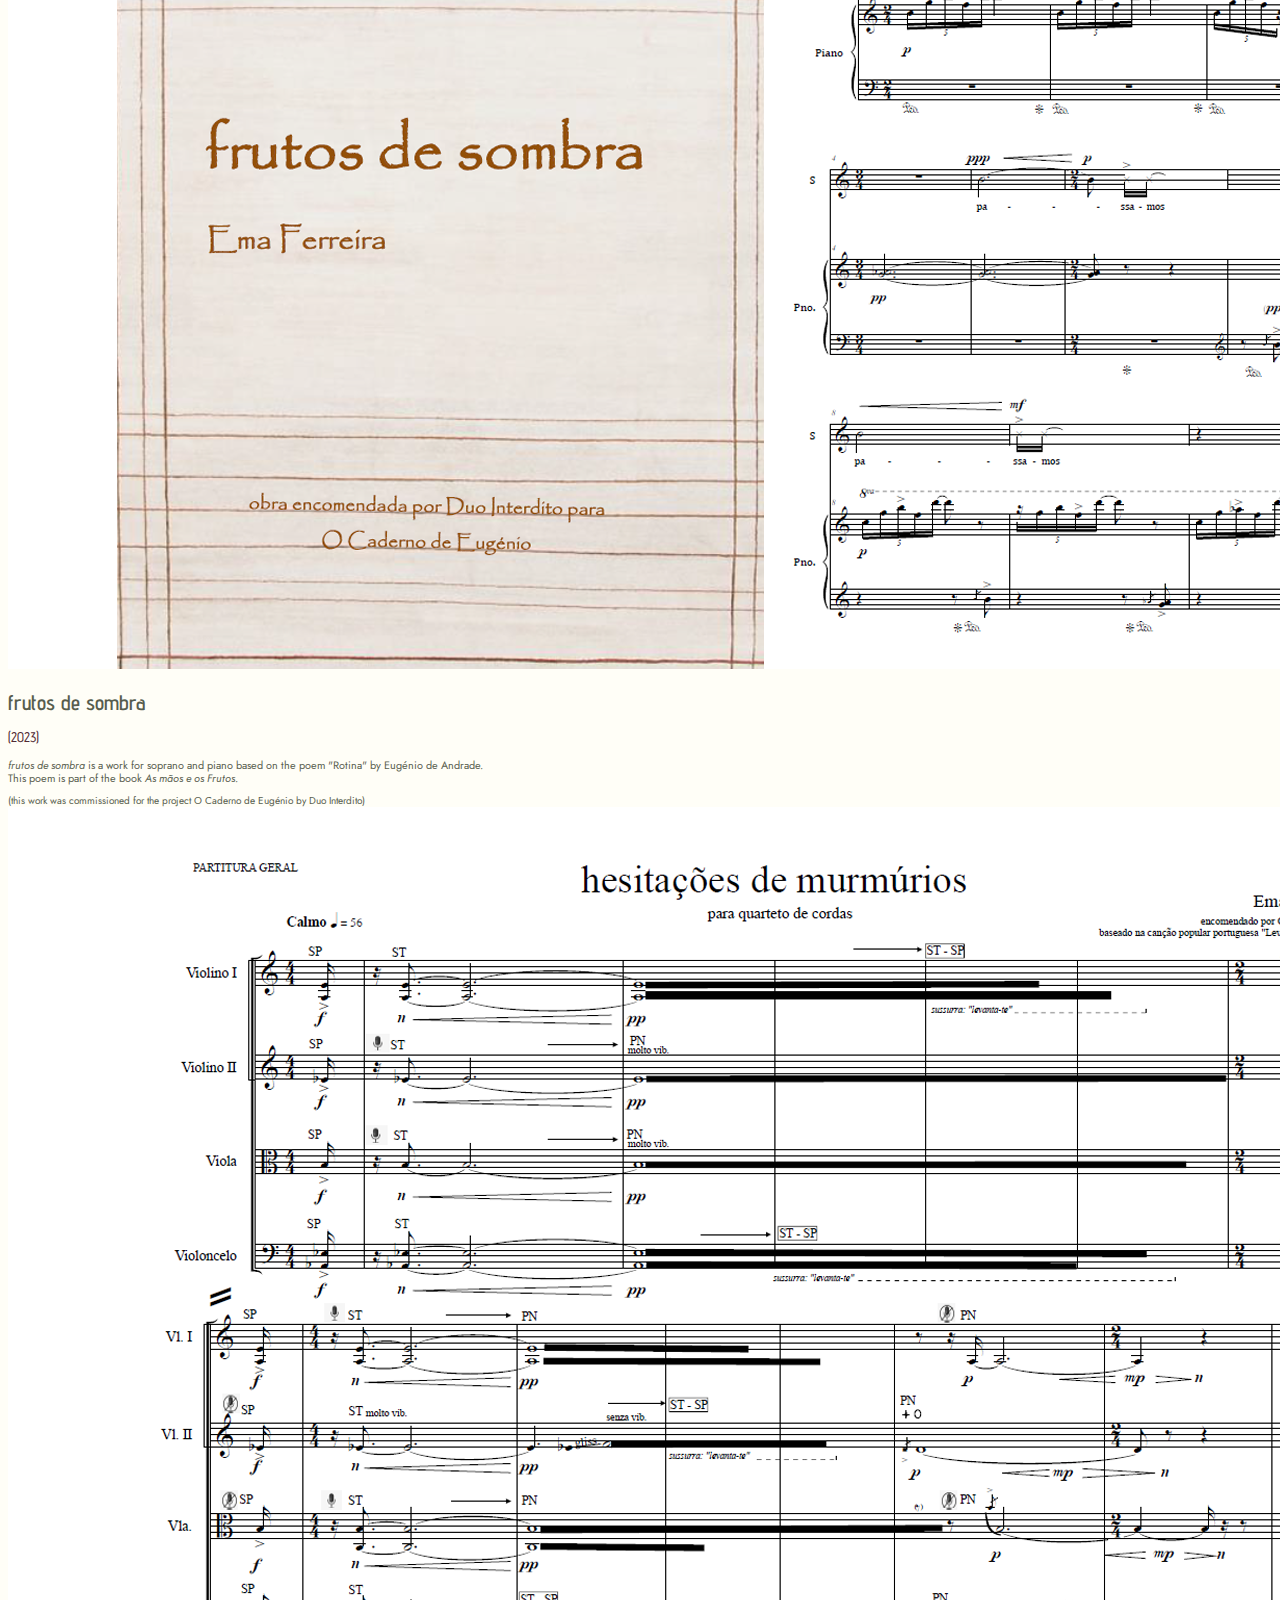
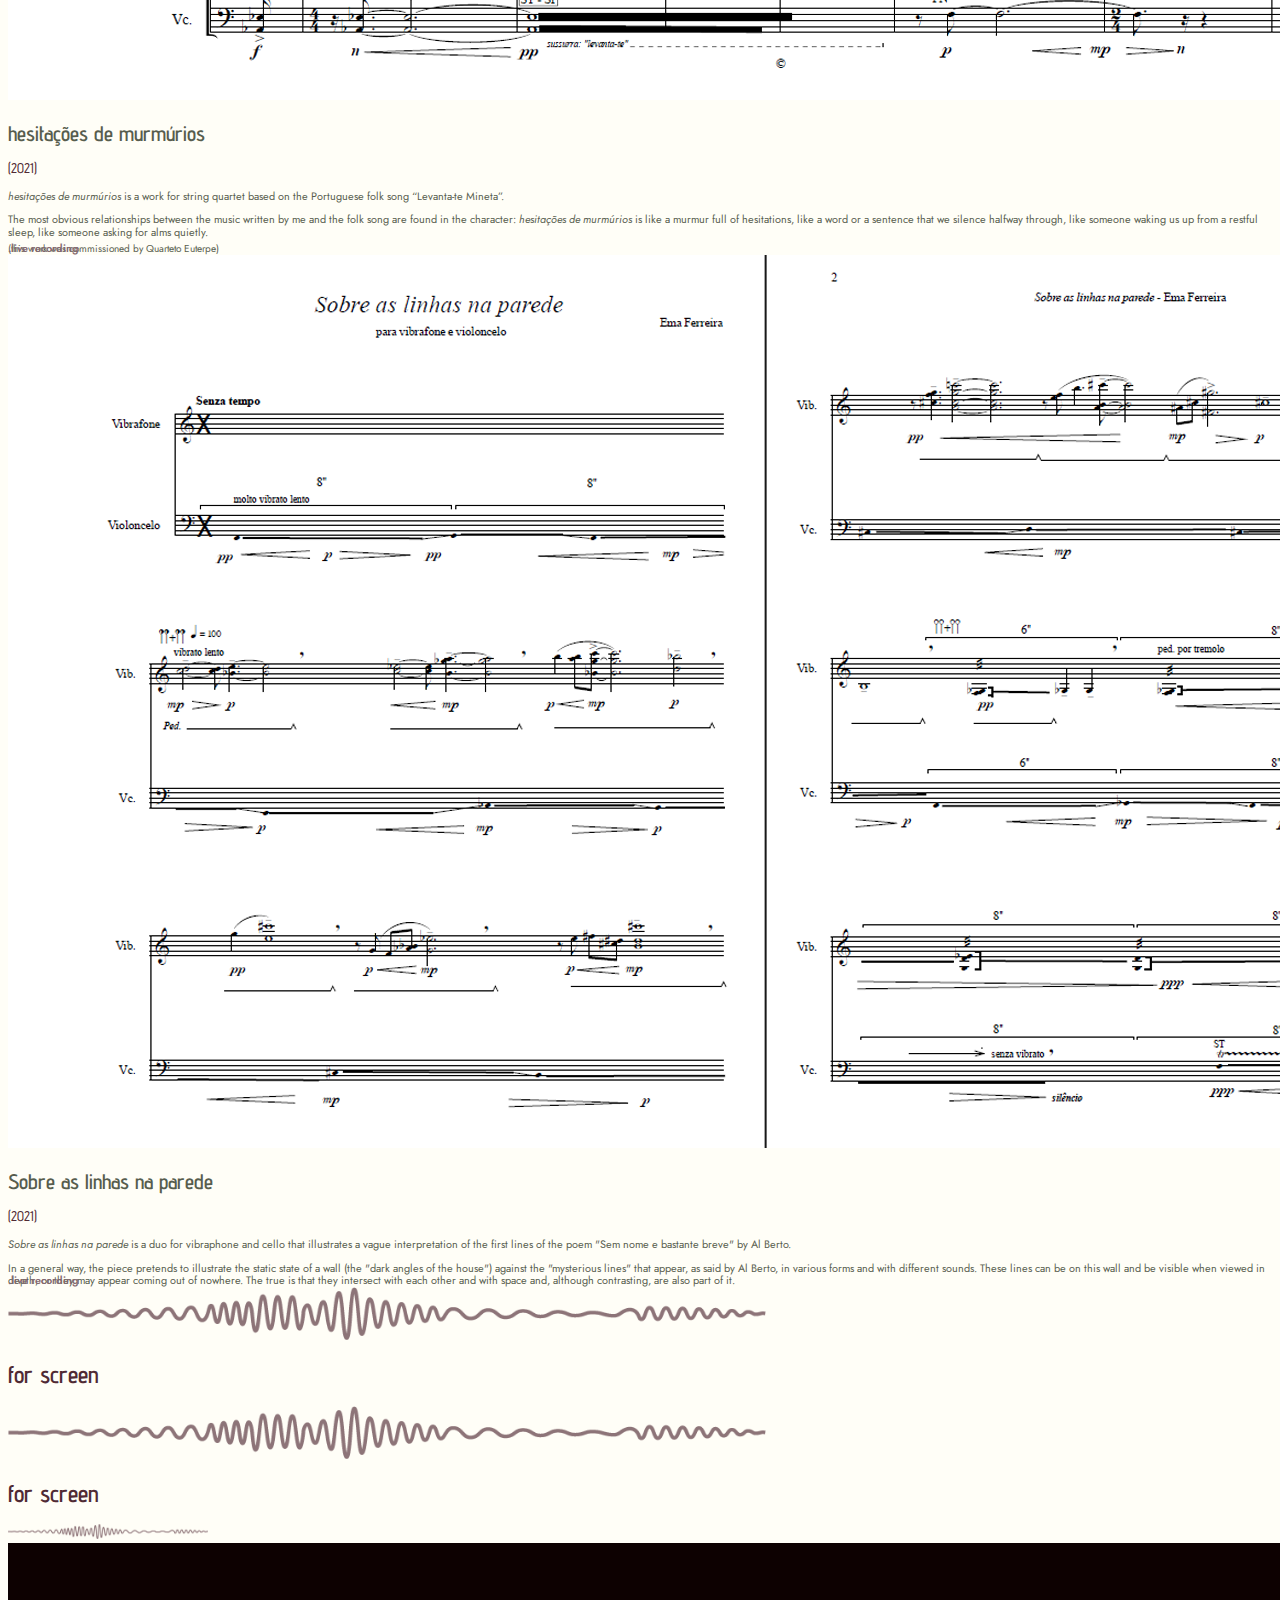
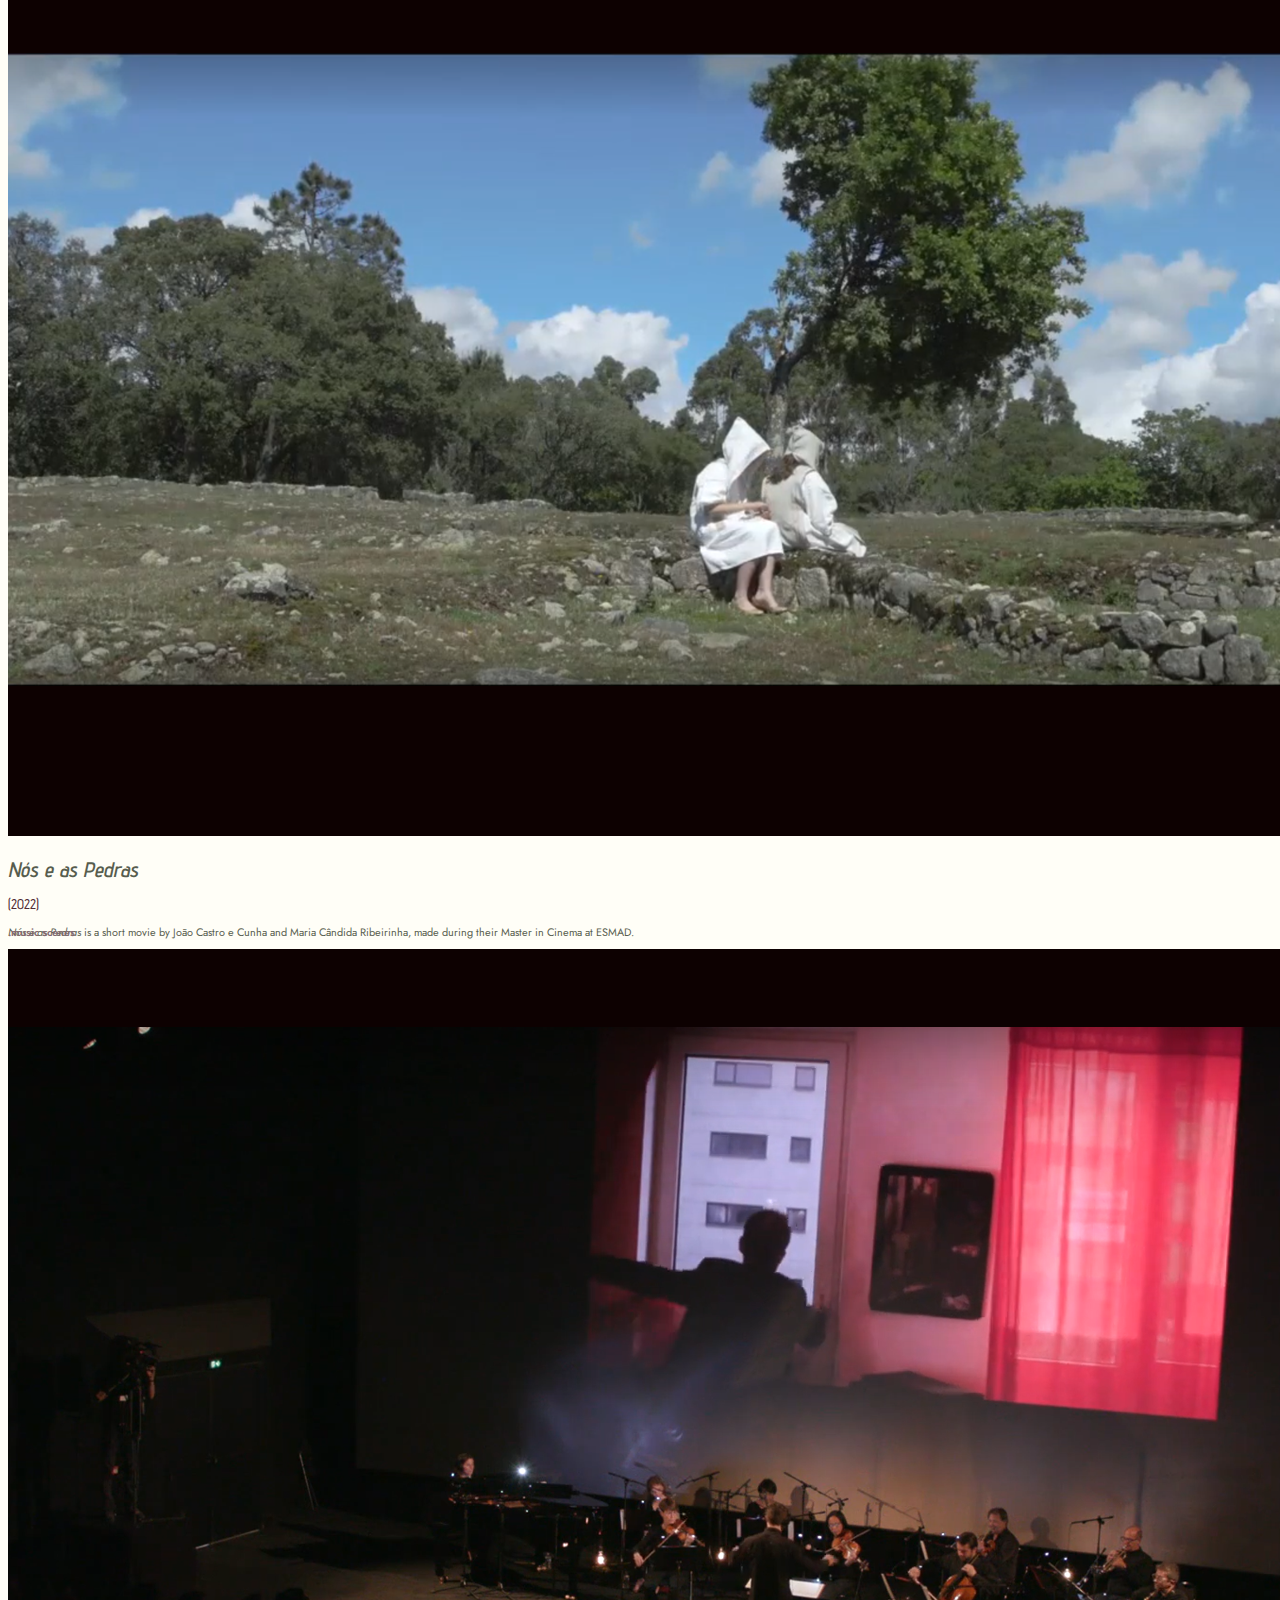
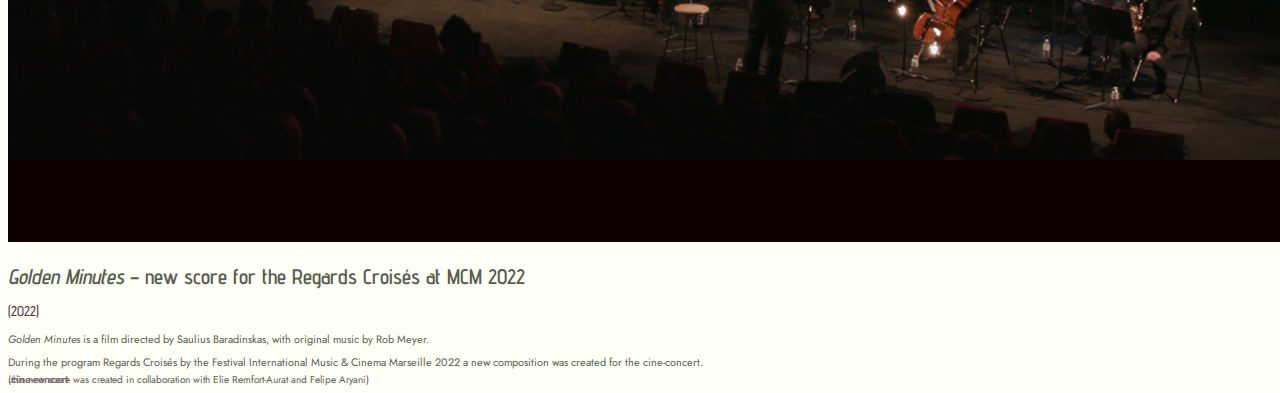
<file: compositions.html>
<!DOCTYPE html>
<html lang="en">

<head>
    <meta charset="UTF-8">
    <meta name="viewport" content="width=device-width, initial-scale=1.0">
    <title>Ema Ferreira</title>

    <!-- Google Font -->
    <link rel="preconnect" href="https://fonts.googleapis.com">
    <link rel="preconnect" href="https://fonts.gstatic.com" crossorigin>

    <!-- font-family: 'Advent Pro', sans-serif; -->
    <link
        href="https://fonts.googleapis.com/css2?family=Advent+Pro:ital,wght@0,100;0,200;0,300;0,400;0,500;0,600;0,700;0,800;0,900;1,100;1,200;1,300;1,400;1,500;1,600;1,700;1,800;1,900&display=swap"
        rel="stylesheet">

    <!-- font-family: 'Jost', sans-serif; -->
    <link
        href="https://fonts.googleapis.com/css2?family=Jost:ital,wght@0,100;0,200;0,300;0,400;0,500;0,600;0,700;0,800;0,900;1,100;1,200;1,300;1,400;1,500;1,600;1,700;1,800;1,900&display=swap"
        rel="stylesheet">

    <!-- Bootstrap stylessheet link -->
    <link href="https://cdn.jsdelivr.net/npm/bootstrap@5.3.1/dist/css/bootstrap.min.css" rel="stylesheet"
        integrity="sha384-4bw+/aepP/YC94hEpVNVgiZdgIC5+VKNBQNGCHeKRQN+PtmoHDEXuppvnDJzQIu9" crossorigin="anonymous">

    <!-- my own stylesheet -->
    <link rel="stylesheet" href="./styles/styles.css">
    <link rel="stylesheet" href="./styles/portfolio.css">

</head>

<body>
    <!-- navbar top: portfolio -->
    <nav class="navbar fixed-top navbar-expand-md d-none d-md-block">
        <div class="container-fluid">
            <ul class="navbar-nav me-auto mb-2 mb-md-0" id="portNavBarContent">
                <li class="nav-item">
                    <a class="nav-link" href="./installations.html">art installations</a>
                </li>
                <li class="nav-item">
                    <a class="nav-link active" href="./compositions.html">music compositions</a>
                </li>
                <li class="nav-item">
                    <a class="nav-link" href="./pedagogics.html">pedagogical projects</a>
                </li>
                <li class="nav-item">
                    <a class="nav-link" href="./otherProjects.html">some more stuff</a>
                </li>
            </ul>
        </div>
    </nav>

    <!-- navbar down: main navbar -->

    <nav class="navbar fixed-bottom navbar-expand-md d-none d-md-block">
        <div class="container-fluid">
            <a class="navbar-brand" href="#" id="bottomNavbarTitle"><svg xmlns="http://www.w3.org/2000/svg" width="16"
                    height="16" fill="currentColor" class="bi bi-arrow-repeat" viewBox="0 0 16 16">
                    <path
                        d="M11.534 7h3.932a.25.25 0 0 1 .192.41l-1.966 2.36a.25.25 0 0 1-.384 0l-1.966-2.36a.25.25 0 0 1 .192-.41zm-11 2h3.932a.25.25 0 0 0 .192-.41L2.692 6.23a.25.25 0 0 0-.384 0L.342 8.59A.25.25 0 0 0 .534 9z" />
                    <path fill-rule="evenodd"
                        d="M8 3c-1.552 0-2.94.707-3.857 1.818a.5.5 0 1 1-.771-.636A6.002 6.002 0 0 1 13.917 7H12.9A5.002 5.002 0 0 0 8 3zM3.1 9a5.002 5.002 0 0 0 8.757 2.182.5.5 0 1 1 .771.636A6.002 6.002 0 0 1 2.083 9H3.1z" />
                </svg></a>
            <ul class="navbar-nav me-auto mb-2 mb-md-0" id="bottomNavbar">
                <li class="nav-item">
                    <a class="nav-link" href="./about.html">about</a>
                </li>
                <li class="nav-item">
                    <a class="nav-link" href="./agenda.html">agenda</a>
                </li>
                <li class="nav-item">
                    <a class="nav-link" href="./contact.html">contact</a>
                </li>
        </div>
    </nav>

    <!-- collapsed navbar: main navbar -->
    <nav class="navbar fixed-top navbar-expand-md d-md-none" id="mainNavBar">
        <div class="container-fluid">
            <a class="navbar-brand" href="#">PORTFOLIO</a>
            <button class="navbar-toggler border-0 shadow-none custom-toggler" type="button" data-bs-toggle="collapse"
                data-bs-target="#navbarSupportedContent" aria-controls="navbarSupportedContent" aria-expanded="false"
                aria-label="Toggle navigation" id="buttonT">
                <span id="iconT">+</span>
            </button>

            <div class="collapse navbar-collapse" id="navbarSupportedContent">
                <ul class="navbar-nav me-auto mb-2 mb-md-0" id="mainNavBarContent">
                    <li class="nav-item">
                        <a class="nav-link" href="installations.html">art installations</a>
                    </li>
                    <li class="nav-item">
                        <a class="nav-link active" href="compositions.html">music compositions</a>
                    </li>
                    <li class="nav-item">
                        <a class="nav-link" href="pedagogics.html">pedagogical projects</a>
                    </li>
                    <li class="nav-item">
                        <a class="nav-link" href="otherProjects.html">other stuff</a>
                    </li>

                    <li class="nav-item dropdown-center d-md-none" id="portfolioDropdown">
                        <a class="nav-link dropdown-toggle" href="#" role="button" data-bs-toggle="dropdown"
                            aria-expanded="false" id="dropDownReturn"><svg xmlns="http://www.w3.org/2000/svg" width="16"
                                height="16" fill="currentColor" class="bi bi-arrow-repeat" viewBox="0 0 16 16">
                                <path
                                    d="M11.534 7h3.932a.25.25 0 0 1 .192.41l-1.966 2.36a.25.25 0 0 1-.384 0l-1.966-2.36a.25.25 0 0 1 .192-.41zm-11 2h3.932a.25.25 0 0 0 .192-.41L2.692 6.23a.25.25 0 0 0-.384 0L.342 8.59A.25.25 0 0 0 .534 9z" />
                                <path fill-rule="evenodd"
                                    d="M8 3c-1.552 0-2.94.707-3.857 1.818a.5.5 0 1 1-.771-.636A6.002 6.002 0 0 1 13.917 7H12.9A5.002 5.002 0 0 0 8 3zM3.1 9a5.002 5.002 0 0 0 8.757 2.182.5.5 0 1 1 .771.636A6.002 6.002 0 0 1 2.083 9H3.1z" />
                            </svg>
                        </a>
                        <ul class="dropdown-menu">
                            <li> <a class="dropdown-item" href="./about.html">about</a></li>
                            <li><a class="dropdown-item" href="./agenda.html">agenda</a></li>
                            <li><a class="dropdown-item" href="./contact.html">contact</a></li>
                        </ul>
                    </li>
            </div>
        </div>
    </nav>

    <main class="container-fluid my-5 scrollMargin" id="portContainer">
        <!-- DEFINIÇÕES DAS IMAGENS: 300pi de definição; 1512px por 756; 32bit 
             ou seja, metade do tamanho das img das instalações -->

        <!-- o primeiro conteudo entre divisores tem pt-2 e os restantes pt-4 -->

        <!-- SUBMENU -->
        <section class="sticky-top row align-items-center justify-content-center px-2  pe-sm-4 px-md-1 px-xl-3 py-0 py-1"
            id="subMenuPortfolioSections">
            <div class="col-6 col-md-12 col-lg-10 col-xxl-8 text-start text-md-start p-0 m-0 px-1 px-md-1">
                <p class="p-0 m-0"> <a href="#withElectronics">with electronics</a> / <a
                        href="#acousmatic">acousmatic</a> / <a href="#acoustic">acoustic</a> / <a href="#forScreen">for
                        screen</a></p>
            </div>
            <div class="col-6 d-md-none text-end p-0 m-0 px-1 px-md-1 ">
                <p class="p-0 m-0">music compositions</p>
            </div>
        </section>


        <!-- DIVISOR este primeiro tem margins diferentes e a class marginBig p/ scroll através do ID -->
        <section class=" row align-items-center justify-content-center px-1 px-xl-3" id="withElectronics">
            <!-- above lg screen size -->
            <div class="col-4 d-md-none text-end pb-3 pt-0 pt-md-1 ps-2 ps-sm-5 m-0 mt-3">
                <img src="./images/ondaWebsite_h.png" alt="img-fluid float-center" class="divisorOndaDuplo">
            </div>
            <div class="col-4 d-md-none text-center p-0 m-0 pb-3 pt-0 pt-md-1 m-0 mt-3">
                <h1 class="m-0">with electronics</h1>
            </div>
            <div class="col-4 d-md-none text-start pb-3 pt-0 pt-md-1 pe-2 pe-sm-5 m-0 mt-3">
                <img src="./images/ondaWebsite_h.png" alt="img-fluid float-center" class="divisorOndaDuplo">
            </div>

            <!-- from lg on -->
            <div
                class="d-none d-md-block col-md-4 col-lg-3 col-xxl-2 text-start py-3 pt-md-1 px-2 px-sm-5 px-md-1 m-0 mt-md-3">
                <h1 class="m-0">with electronics</h1>
            </div>
            <div class="d-none d-md-block col-md-8 col-lg-7 col-xxl-6 text-start py-3 pt-md-1 px-2 px-sm-5 m-0 mt-md-3">
                <img src="./images/ondaWebsite_h.png" alt="img-fluid float-center" class="divisorOndaSoloV2">
            </div>
        </section>

        <!-- CONTEUDO -->
        <section class="row align-items-stretch justify-content-center px-1 px-xl-3  pt-2">
            <div class="col-12 col-md-5 col-lg-4 col-xxl-3 text-center px-2 px-sm-5 px-md-1">
                <img src="./images/portfolio/compositions/insensibilis.png" class="img-fluid float-center" alt="">
            </div>

            <div
                class="contentCol align-self-stretch col-12 col-md-7 col-lg-6 col-xxl-5 pt-3 pt-md-0 px-2 px-sm-5 px-md-2">
                <h2 class="smallH2">(in)sensibilis</h2>
                <h3>(2023 <span class="alignHyphens">–</span> work in progress)</h3>

                <div class="row align-items-start h-75 p-0 m-0 py-3 py-md-1 py-xl-3 pb-5 pb-md-0">
                    <div class="col-12 align-items-center m-0 p-0">
                        <p class="descriptiveMem p-0 m-0 ">
                            Written for one cello, one dancer with heartbeat sensor and electronics,
                            <i>(in)sensibilis</i> is a
                            work in open form, where the heartbeat serves as the guiding thread of the performance: they
                            are transformed into score, sound, body movement and light.

                        </p>
                        <p class="descriptiveMemOthers p-0">
                            This is not a piece about (im)mortality, but rather about the desire for observation and
                            awareness of the pulse, devoid of judgments, similar to a meditative state.
                        </p>
                    </div>
                </div>
            </div>
        </section>

        <!-- CONTEUDO -->
        <section class="row align-items-stretch justify-content-center px-1 px-xl-3  pt-4">
            <div class="col-12 col-md-5 col-lg-4 col-xxl-3 text-center px-2 px-sm-5 px-md-1">
                <img src="./images/portfolio/compositions/queroIr.png" class="img-fluid float-center" alt="">
            </div>

            <div
                class="contentCol align-self-stretch col-12 col-md-7 col-lg-6 col-xxl-5 pt-3 pt-md-0 px-2 px-sm-5 px-md-2">
                <h2 class="smallH2">Quero ir</h2>
                <h3>(2021)</h3>

                <div class="row align-items-start h-75 p-0 m-0 py-3 py-md-1 py-xl-3 pb-5 pb-md-0">
                    <div class="col-12 align-items-center m-0 p-0">
                        <p class="descriptiveMem p-0 m-0 ">
                            <i>Quero ir</i> is a music work for soprano and fixed media, which uses the homonymous poem
                            by the
                            soprano Beatriz Ramos. The sounds of spoken, sung and whispered voices present in
                            electronics came from recordings of the poem made with Beatriz.

                        </p>
                        <p class="descriptiveMemOthers p-0">The use of these recordings is crucial for the work's
                            universe, where the electronics and the singer are offshoots of each other, until it becomes
                            ambiguous to discern the sound origin, leading us to assume they are one.
                        </p>
                    </div>
                </div>

                <p class="bottomLinks pt-5 pt-md-1 px-2 px-sm-5 px-md-2"><a
                        href="https://www.youtube.com/watch?v=6lfB1BbbsIU" target="_blank">.live recording</a></p>
            </div>
        </section>


        <!-- CONTEUDO -->
        <section class="row align-items-stretch justify-content-center px-1 px-xl-3  pt-4">
            <div class="col-12 col-md-5 col-lg-4 col-xxl-3 text-center px-2 px-sm-5 px-md-1">
                <img src="./images/portfolio/compositions/pavao.png" class="img-fluid float-center" alt="">
            </div>

            <div
                class="contentCol align-self-stretch col-12 col-md-7 col-lg-6 col-xxl-5 pt-3 pt-md-0 px-2 px-sm-5 px-md-2">
                <h2 class="smallH2">Pavão</h2>
                <h3>(2020)</h3>

                <div class="row align-items-start h-75 p-0 m-0 py-3 py-md-1 py-xl-3 pb-5 pb-md-0">
                    <div class="col-12 align-items-center m-0 p-0">
                        <p class="descriptiveMem p-0 m-0 ">
                            <i>Pavão</i> is a project for real-time multimedia and flexible instrumentation.
                            The performer is asked to improvise under fragments (slightly worked) of a popular
                            Portuguese folk song: "Antoninho, como criança (O Pavão)", which was sourced from
                            <i>Cancioneiro Popular Português</i>, collected by Michel Giacometti and Fernando Lopes
                            Graça.
                        </p>
                        <p class="descriptiveMemOthers p-0"> Ideally, the score fragments are chosen in real-time by a
                            second person, however, the piece
                            can also be performed in solo, making use of a programmed sequence. In this way, the score
                            has a part that is generated in real-time. The performance results in the growth of a tree,
                            which is occasionally briefly interrupted.
                        </p>
                    </div>
                </div>

                <p class="bottomLinks pt-5 pt-md-1 px-2 px-sm-5 px-md-2"><a
                        href="https://youtu.be/jNrUFpvmNx0?si=ORW34uwb6EI_2B5B" target="_blank">.recording</a></p>
            </div>
        </section>

        <!-- CONTEUDO -->
        <section class="row align-items-stretch justify-content-center px-1 px-xl-3  pt-4">
            <div class="col-12 col-md-5 col-lg-4 col-xxl-3 text-center px-2 px-sm-5 px-md-1">
                <img src="./images/portfolio/compositions/damascoRoxo.png" class="img-fluid float-center" alt="">
            </div>

            <div
                class="contentCol align-self-stretch col-12 col-md-7 col-lg-6 col-xxl-5 pt-3 pt-md-0 px-2 px-sm-5 px-md-2">
                <h2 class="smallH2">Damasco Roxo</h2>
                <h3>(2019)</h3>

                <div class="row align-items-start h-75 p-0 m-0 py-3 py-md-1 py-xl-3 pb-5 pb-md-0">

                    <div class="col-12 align-items-center m-0 p-0">
                        <p class="descriptiveMem p-0 m-0 ">
                            <i>damasco roxo</i> is a composition for euphonium and fixed media based on the folk
                            song "Indo o Lavrador à Noite," sourced from the <i>Cancioneiro Popular Português</i>
                            collected by
                            Michel Giacometti and Fernando Lopes-Graça.   The electronic part was created by sampling recordings of this melody, its text, and free
                            improvisations about it by the jazz singer Maria Inês Gouveia. The euphonium line is
                            also based on the folk song, aiming to explore the various timbres and
                            registers of the instrument while establishing a connection with the vocal elements present
                            in the tape.
                        </p>

                        <p class="descriptiveMemOthers typeOfWork p-0 pt-2 pt-md-1 pt-lg-2">(this work was composed at
                            the request of
                            Álvaro Valente da Silva as part of his master's thesis).
                        </p>
                    </div>
                </div>

                <p class="bottomLinks p-0 m-0 px-2 px-sm-5 px-md-2"><a
                        href="https://www.youtube.com/watch?v=yagov21kJqY" target="_blank">.live recording</a>
                </p>
            </div>
        </section>

        <!-- CONTEUDO -->
        <section class="row align-items-stretch justify-content-center px-1 px-xl-3 pt-4 mb-md-4">
            <div class="col-12 col-md-5 col-lg-4 col-xxl-3 text-center px-2 px-sm-5 px-md-1">
                <img src="./images/portfolio/compositions/infusoes.png" class="img-fluid float-center" alt="">
            </div>

            <div
                class="contentCol align-self-stretch col-12 col-md-7 col-lg-6 col-xxl-5 pt-3 pt-md-0 px-2 px-sm-5 px-md-2">
                <h2 class="smallH2">(in)fusões</h2>
                <h3>(2019)</h3>

                <div class="row align-items-start h-75 p-0 m-0 py-3 py-md-1 py-xl-3 pb-5 pb-md-0">

                    <div class="col-12 align-items-center m-0 p-0">
                        <p class="descriptiveMem p-0 m-0 ">
                            <i>(in)fusões</i>
                            (in)fusões is a work in open form for guitar and fixed media.Throughout the piece, a
                            dialogue between the guitar and the electronics.
                        </p>
                        <p class="descriptiveMemOthers p-0">
                            The main idea is to
                            create a fusion between their events and sounds, like in the infusing (tr. infusões) of tea
                            in water. Nevertheless, it is up to each one to choose which instrument represents one and
                            the other, since here they don't exist alone.
                        </p>
                    </div>
                </div>

                <p class="bottomLinks p-0 m-0 px-2 px-sm-5 px-md-2"><a
                        href="https://www.youtube.com/watch?v=DlDmZJF1r4c" target="_blank">.live recording</a>
                </p>
            </div>
        </section>

        <!-- DIVISOR
        
        o conteudo antes deste deve ter um mb-md-4 !!! -->
        <section class=" row align-items-center justify-content-center px-1 px-xl-3" id="acousmatic">
            <!-- above lg screen size -->
            <div class="col-4 d-md-none text-end py-3 pt-md-1 ps-2 ps-sm-5 m-0 mt-md-5">
                <img src="./images/ondaWebsite_h.png" alt="img-fluid float-center" class="divisorOndaDuplo">
            </div>
            <div class="col-4 d-md-none text-center p-0 m-0 py-3 pt-md-1 m-0 mt-md-5">
                <h1 class="m-0">acousmatic</h1>
            </div>
            <div class="col-4 d-md-none text-start py-3 pt-md-1 pe-2 pe-sm-5 m-0 mt-md-5">
                <img src="./images/ondaWebsite_h.png" alt="img-fluid float-center" class="divisorOndaDuplo">
            </div>

            <!-- from lg on -->
            <div
                class="d-none d-md-block col-md-4 col-lg-3 col-xxl-2 text-start py-3 pt-md-1 px-2 px-sm-5 px-md-1 m-0 mt-md-3">
                <h1 class="m-0">acousmatic</h1>
            </div>
            <div class="d-none d-md-block col-md-8 col-lg-7 col-xxl-6 text-start py-3 pt-md-1 px-2 px-sm-5 m-0 mt-md-3">
                <img src="./images/ondaWebsite_h.png" alt="img-fluid float-center" class="divisorOndaSoloV2">
            </div>
        </section>

        <!-- CONTEUDO -->
        <section class="row align-items-stretch justify-content-center px-1 px-xl-3  pt-3">
            <div class="col-12 col-md-5 col-lg-4 col-xxl-3 text-center px-2 px-sm-5 px-md-1">
                <img src="./images/portfolio/compositions/onceUponTree.png" class="img-fluid float-center" alt="">
            </div>

            <div
                class="contentCol align-self-stretch col-12 col-md-7 col-lg-6 col-xxl-5 pt-3 pt-md-0 px-2 px-sm-5 px-md-2">
                <h2 class="smallH2">Once Upon a Tree</h2>
                <h3>(2023)</h3>

                <div class="row align-items-start h-75 p-0 m-0 py-3 py-md-1 py-xl-3 pb-5 pb-md-0">

                    <div class="col-12 align-items-center m-0 p-0">
                        <p class="descriptiveMem p-0 m-0 ">
                            <i>Once Upon a Tree</i>
                            was composed using and mixing the musical material from the installation
                            <i>tree-dimensional</i>, that was created until july 2023.
                        </p>
                        <p class="descriptiveMemOthers p-0">
                            In short, the sound objects manipulated samples
                            from leaves and wood sound recordings
                            It is composed in ambisonics – 3rd order, all while keeping in mind the tree's structure and
                            the 360-degree stop-motion videos created for the installation.
                        </p>
                    </div>
                </div>

                <p class="bottomLinks p-0 m-0 px-2 px-sm-5 px-md-2"><a href="" target="_blank">.binaural recording</a>
                </p>

            </div>
        </section>

        <!-- CONTEUDO -->
        <section class="row align-items-stretch justify-content-center px-1 px-xl-3  pt-3 mb-md-4">
            <div class="col-12 col-md-5 col-lg-4 col-xxl-3 text-center px-2 px-sm-5 px-md-1">
                <img src="./images/portfolio/compositions/buchlaStudies.png" class="img-fluid float-center" alt="">
            </div>

            <div
                class="contentCol align-self-stretch col-12 col-md-7 col-lg-6 col-xxl-5 pt-3 pt-md-0 px-2 px-sm-5 px-md-2">
                <h2 class="smallH2">Three Buchla Studies</h2>
                <h3>(2021)</h3>

                <div class="row align-items-start h-75 p-0 m-0 py-3 py-md-1 py-xl-3 pb-5 pb-md-0">

                    <div class="col-12 align-items-center m-0 p-0">
                        <p class="descriptiveMem p-0 m-0 ">
                            My series Three Buchla Studies was composed during my stay in Stockholm on 2020's winter, at
                            Kungliga Musikhögskolan.
                        </p>
                        <p class="descriptiveMemOthers p-0">
                            For me they were an introduction to the Buchla system and more than the pieces' montage
                            process, exploring the sounds on Buchla was something important because I realized that it
                            led me into a meditative state of mind.
                        </p>
                    </div>
                </div>

                <p class="bottomLinks p-0 m-0 px-2 px-sm-5 px-md-2"><a
                        href="https://soundcloud.com/ema_ferreira/sets/buchla-studies" target="_blank">.soundcloud</a>
                </p>
            </div>
        </section>

        <!-- DIVISOR -->
        <section class=" row align-items-center justify-content-center px-1 px-xl-3" id="acoustic">
            <!-- above lg screen size -->
            <div class="col-4 d-md-none text-end py-3 pt-md-1 ps-2 ps-sm-5 m-0 mt-md-5">
                <img src="./images/ondaWebsite_h.png" alt="img-fluid float-center" class="divisorOndaDuplo">
            </div>
            <div class="col-4 d-md-none text-center p-0 m-0 py-3 pt-md-1 m-0 mt-md-5">
                <h1 class="m-0">acoustic</h1>
            </div>
            <div class="col-4 d-md-none text-start py-3 pt-md-1 pe-2 pe-sm-5 m-0 mt-md-5">
                <img src="./images/ondaWebsite_h.png" alt="img-fluid float-center" class="divisorOndaDuplo">
            </div>

            <!-- from lg on -->
            <div
                class="d-none d-md-block col-md-4 col-lg-3 col-xxl-2 text-start py-3 pt-md-1 px-2 px-sm-5 px-md-1 m-0 m-0 mt-md-3">
                <h1 class="m-0">acoustic</h1>
            </div>
            <div
                class="d-none d-md-block col-md-8 col-lg-7 col-xxl-6 text-start py-3 pt-md-1 px-2 px-sm-5 m-0 m-0 mt-md-3">
                <img src="./images/ondaWebsite_h.png" alt="img-fluid float-center" class="divisorOndaSoloV2">
            </div>
        </section>

        <!-- CONTEUDO -->
        <section class="row align-items-stretch justify-content-center px-1 px-xl-3  pt-3">
            <div class="col-12 col-md-5 col-lg-4 col-xxl-3 text-center px-2 px-sm-5 px-md-1">
                <img src="./images/portfolio/compositions/jardinsDeCristais.png" class="img-fluid float-center" alt="">
            </div>

            <div
                class="contentCol align-self-stretch col-12 col-md-7 col-lg-6 col-xxl-5 pt-3 pt-md-0 px-2 px-sm-5 px-md-2">
                <h2 class="smallH2">jardins de cristais</h2>
                <h3>(2023)</h3>


                <div class="row align-items-center h-50 p-0 m-0 py-3 py-md-1 py-xl-3 pb-5 pb-md-0">
                    <div class="col-12 align-items-center m-0 p-0">
                        <p class="text-center text-lg-start sinopseSmallSize m-0 p-0 pb-3 pb-md-0 "> between silence and
                            noise,
                            between the nature and the city: <br> hearing seagulls,
                            peacocks and roosters against motorcycles, cars and their horns.
                            <br> within this clash of sounds, within this clash of meanings.
                        </p>
                    </div>

                    <div class="col-12 align-items-center m-0 p-0 pt-2 pt-md-3">
                        <p class="descriptiveMem p-0 m-0 ">
                            <i>jardins de cristais</i> is a music work for bass-clarinet and cello inspired by the
                            soundscape
                            of Jardins do Palácio de Cristal located at Porto.
                        </p>
                        <p class="descriptiveMemOthers typeOfWork p-0 pt-2">(this work was commissioned for the project
                            Canto das Sementes by DME)
                        </p>
                    </div>
                </div>
            </div>

            </div>
        </section>

        <!-- CONTEUDO -->
        <section class="row align-items-stretch justify-content-center px-1 px-xl-3  pt-3">
            <div class="col-12 col-md-5 col-lg-4 col-xxl-3 text-center px-2 px-sm-5 px-md-1">
                <img src="./images/portfolio/compositions/frutosDeSombra.png" class="img-fluid float-center" alt="">
            </div>

            <div
                class="contentCol align-self-stretch col-12 col-md-7 col-lg-6 col-xxl-5 pt-3 pt-md-0 px-2 px-sm-5 px-md-2">
                <h2 class="smallH2">frutos de sombra</h2>
                <h3>(2023)</h3>

                <div class="row align-items-start h-50 p-0 m-0 py-3 py-md-1 py-xl-3 pb-5 pb-md-0">
                    <div class="col-12 align-items-center m-0 p-0">
                        <p class="descriptiveMem p-0 m-0 ">
                            <i>frutos de sombra</i> is a work for soprano and piano based on the poem "Rotina" by
                            Eugénio de Andrade. <br> This poem is part of the book <i>As mãos e os Frutos</i>.
                        </p>

                        <p class="descriptiveMemOthers typeOfWork p-0 pt-2">(this work was commissioned for the project
                            O Caderno de Eugénio by Duo Interdito)
                        </p>
                    </div>
                </div>
            </div>
        </section>

        <section class="row align-items-stretch justify-content-center px-1 px-xl-3  pt-3">
            <div class="col-12 col-md-5 col-lg-4 col-xxl-3 text-center px-2 px-sm-5 px-md-1">
                <img src="./images/portfolio/compositions/hesitacoesDeMurmurios.png" class="img-fluid float-center"
                    alt="">
            </div>

            <div
                class="contentCol align-self-stretch col-12 col-md-7 col-lg-6 col-xxl-5 pt-3 pt-md-0 px-2 px-sm-5 px-md-2">
                <h2 class="smallH2">hesitações de murmúrios</h2>
                <h3>(2021)</h3>

                <div class="row align-items-start h-50 p-0 m-0 py-3 py-md-1 py-xl-3 pb-5 pb-md-0">
                    <div class="col-12 align-items-center m-0 p-0">
                        <p class="descriptiveMem p-0 m-0 ">
                            <i>hesitações de murmúrios</i> is a work for string quartet based on the Portuguese folk
                            song
                            “Levanta-te Mineta”.
                        </p>
                        <p class="descriptiveMemOthers p-0">
                            The most obvious relationships between the music written by me and the folk song are found
                            in the character: <i>hesitações de murmúrios</i> is like a murmur full of hesitations, like
                            a word
                            or a sentence that we silence
                            halfway through, like someone waking us up from a restful sleep, like someone asking for
                            alms quietly.
                        </p>
                        <p class="descriptiveMemOthers typeOfWork p-0 pt-2">(this work was commissioned by Quarteto
                            Euterpe)
                        </p>
                    </div>
                </div>

                <p class="bottomLinks p-0 m-0 px-2 px-sm-5 px-md-2"><a
                        href="https://soundcloud.com/ema_ferreira/sets/buchla-studies" target="_blank">.live
                        recording</a>
                </p>
            </div>
        </section>

        <section class="row align-items-stretch justify-content-center px-1 px-xl-3  pt-3 mb-md-4">
            <div class="col-12 col-md-5 col-lg-4 col-xxl-3 text-center px-2 px-sm-5 px-md-1">
                <img src="./images/portfolio/compositions/sobreAsLinhasNaParede.png" class="img-fluid float-center"
                    alt="">
            </div>

            <div
                class="contentCol align-self-stretch col-12 col-md-7 col-lg-6 col-xxl-5 pt-3 pt-md-0 px-2 px-sm-5 px-md-2">
                <h2 class="smallH2">Sobre as linhas na parede</h2>
                <h3>(2021)</h3>

                <div class="row align-items-start h-50 p-0 m-0 py-3 py-md-1 py-xl-3 pb-5 pb-md-0">
                    <div class="col-12 align-items-center m-0 p-0">
                        <p class="descriptiveMem p-0 m-0 ">
                            <i>Sobre as linhas na parede</i> is a duo for vibraphone and cello that illustrates a vague
                            interpretation of the first lines of the poem "Sem nome e bastante breve" by Al Berto.
                        </p>
                        <p class="descriptiveMemOthers p-0">
                            In a general way, the piece pretends to illustrate the static state of a wall (the "dark
                            angles of the house") against the "mysterious lines" that appear, as said by Al Berto, in
                            various forms and with different sounds.
                            These lines can be on this wall and be visible when viewed in depth, or they may appear
                            coming out of nowhere. The true is that they intersect with each other and with space and,
                            although contrasting, are also part of it.
                        </p>
                    </div>
                </div>

                <p class="bottomLinks p-0 m-0 px-2 px-sm-5 px-md-2"><a
                        href="https://www.youtube.com/watch?v=rBEWwmg1hQg" target="_blank">.live
                        recording</a>
                </p>
            </div>
        </section>


        <!-- DIVISOR -->
        <section class=" row align-items-center justify-content-center px-1 px-xl-3" id="forScreen">
            <!-- above lg screen size -->
            <div class="col-4 d-md-none text-end py-3 pt-md-1 ps-2 ps-sm-5 m-0 mt-md-5">
                <img src="./images/ondaWebsite_h.png" alt="img-fluid float-center" class="divisorOndaDuplo">
            </div>
            <div class="col-4 d-md-none text-center p-0 m-0 py-3 pt-md-1 m-0 mt-md-5">
                <h1 class="m-0">for screen</h1>
            </div>
            <div class="col-4 d-md-none text-start py-3 pt-md-1 pe-2 pe-sm-5 m-0 mt-md-5">
                <img src="./images/ondaWebsite_h.png" alt="img-fluid float-center" class="divisorOndaDuplo">
            </div>

            <!-- from lg on -->
            <div
                class="d-none d-md-block col-md-4 col-lg-3 col-xxl-2 text-start py-3 pt-md-1 px-2 px-sm-5 px-md-1 m-0 mt-md-3">
                <h1 class="m-0">for screen</h1>
            </div>
            <div class="d-none d-md-block col-md-8 col-lg-7 col-xxl-6 text-start py-3 pt-md-1 px-2 px-sm-5 m-0 mt-md-3">
                <img src="./images/ondaWebsite_h.png" alt="img-fluid float-center" class="divisorOndaSoloV2">
            </div>
        </section>

        <section class="row align-items-stretch justify-content-center px-1 px-xl-3  pt-3">
            <div class="col-12 col-md-5 col-lg-4 col-xxl-3 text-center px-2 px-sm-5 px-md-1">
                <img src="./images/portfolio/compositions/nosEAsPedras.png" class="img-fluid float-center" alt="">
            </div>

            <div
                class="contentCol align-self-stretch col-12 col-md-7 col-lg-6 col-xxl-5 pt-3 pt-md-0 px-2 px-sm-5 px-md-2">
                <h2 class="smallH2"><i>Nós e as Pedras</i></h2>
                <h3>(2022)</h3>

                <div class="row align-items-start h-50 p-0 m-0 py-3 py-md-1 py-xl-3 pb-4 pb-md-0">
                    <div class="col-12 align-items-center m-0 p-0">
                        <p class="descriptiveMem p-0 m-0 ">
                            <i>Nós e as Pedras</i> is a short movie by João Castro e Cunha and Maria Cândida Ribeirinha,
                            made during their Master in Cinema at ESMAD.
                        </p>
                    </div>
                </div>

                <p class="bottomLinks p-0 m-0 px-2 px-sm-5 px-md-2"><a
                        href="https://ipppt-my.sharepoint.com/:f:/g/personal/4180097_esmae_ipp_pt/Et6lXFqHF1ZAibvdSPCEgmcBBVB8a4WVXXHnWKbASJSo3g?e=nosozH"
                        target="_blank">.music
                        scenes</a>
                </p>
            </div>
        </section>

        <section class="row align-items-stretch justify-content-center px-1 px-xl-3  pt-3">
            <div class="col-12 col-md-5 col-lg-4 col-xxl-3 text-center px-2 px-sm-5 px-md-1">
                <img src="./images/portfolio/compositions/goldenMinutes.png" class="img-fluid float-center" alt="">
            </div>

            <div
                class="contentCol align-self-stretch col-12 col-md-7 col-lg-6 col-xxl-5 pt-3 pt-md-0 px-2 px-sm-5 px-md-2">
                <h2 class="smallH2"><i>Golden Minutes</i> <span class="alignHyphens">–</span> new score for the Regards
                    Croisés at MCM 2022</h2>
                <h3>(2022)</h3>

                <div class="row align-items-start h-50 p-0 m-0 py-3 py-md-1 py-xl-3 pb-5 pb-md-0">
                    <div class="col-12 align-items-center m-0 p-0">
                        <p class="descriptiveMem p-0 m-0 ">
                            <i> Golden Minutes</i> is a film directed by Saulius Baradinskas, with original music by Rob
                            Meyer.
                        </p>
                        <p class="descriptiveMemOthers p-0">
                            During the program Regards Croisés by the Festival International Music & Cinema Marseille
                            2022 a new composition was created for the cine-concert.
                        </p>

                        <p class="descriptiveMemOthers typeOfWork p-0 pt-2">
                            (this new score was created in collaboration with Elie Remfort-Aurat and Felipe Aryani)</p>
                    </div>
                </div>

                <p class="bottomLinks p-0 m-0 px-2 px-sm-5 px-md-2"><a
                        href="https://www.youtube.com/watch?v=e2gnxhjuBtI&t=6s" target="_blank">.cine-concert</a>
                </p>
            </div>
        </section>



    </main>

    <script src="https://cdn.jsdelivr.net/npm/bootstrap@5.3.1/dist/js/bootstrap.bundle.min.js"
        integrity="sha384-HwwvtgBNo3bZJJLYd8oVXjrBZt8cqVSpeBNS5n7C8IVInixGAoxmnlMuBnhbgrkm"
        crossorigin="anonymous"></script>
    <script src="./js/index.js"></script>
    <script src="./js/portfolio.js"></script>
</body>

</html>
</file>
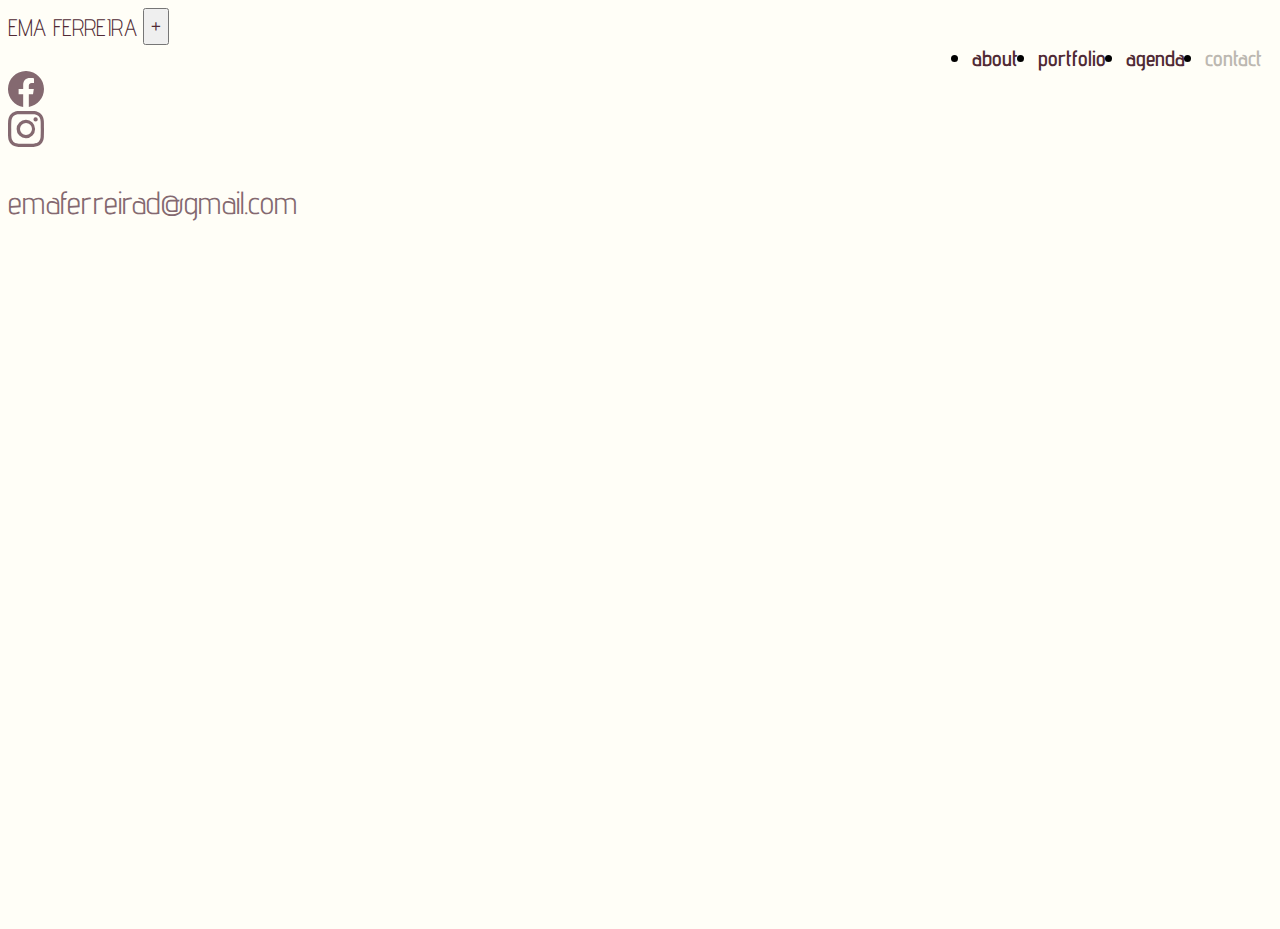
<file: contact.html>
<!DOCTYPE html>
<html lang="en">

<head>
    <meta charset="UTF-8">
    <meta name="viewport" content="width=device-width, initial-scale=1.0">
    <title>Ema Ferreira</title>

    <!-- Google Font -->
    <link rel="preconnect" href="https://fonts.googleapis.com">
    <link rel="preconnect" href="https://fonts.gstatic.com" crossorigin>

    <!-- font-family: 'Advent Pro', sans-serif; -->
    <link
        href="https://fonts.googleapis.com/css2?family=Advent+Pro:ital,wght@0,100;0,200;0,300;0,400;0,500;0,600;0,700;0,800;0,900;1,100;1,200;1,300;1,400;1,500;1,600;1,700;1,800;1,900&display=swap"
        rel="stylesheet">

    <!-- font-family: 'Jost', sans-serif; -->
    <link
        href="https://fonts.googleapis.com/css2?family=Jost:ital,wght@0,100;0,200;0,300;0,400;0,500;0,600;0,700;0,800;0,900;1,100;1,200;1,300;1,400;1,500;1,600;1,700;1,800;1,900&display=swap"
        rel="stylesheet">


    <!-- Bootstrap stylessheet link -->
    <link href="https://cdn.jsdelivr.net/npm/bootstrap@5.3.1/dist/css/bootstrap.min.css" rel="stylesheet"
        integrity="sha384-4bw+/aepP/YC94hEpVNVgiZdgIC5+VKNBQNGCHeKRQN+PtmoHDEXuppvnDJzQIu9" crossorigin="anonymous">

    <!-- my own stylesheet -->
    <link rel="stylesheet" href="./styles/styles.css">
    <link rel="stylesheet" href="./styles/contact.css">

</head>

<body>
    <nav class="navbar navbar-expand-md">
        <div class="container-fluid">
            <a class="navbar-brand" href="./index.html">EMA FERREIRA</a>
            <button class="navbar-toggler border-0 shadow-none custom-toggler" type="button" data-bs-toggle="collapse"
                data-bs-target="#navbarSupportedContent" aria-controls="navbarSupportedContent" aria-expanded="false"
                aria-label="Toggle navigation" id="buttonT">
                <span id="iconT">+</span>
            </button>

            <div class="collapse navbar-collapse" id="navbarSupportedContent">
                <ul class="navbar-nav me-auto mb-2 mb-md-0 nav" id="mainNavBarContent">
                    <li class="nav-item">
                        <a class="nav-link" href="./about.html">about</a>
                    </li>
                    <li class="nav-item" id="portfolioButton">
                        <a class="nav-link" href="./installations.html">portfolio</a>
                    </li>
                    <li class="nav-item">
                        <a class="nav-link" href="./agenda.html">agenda</a>
                    </li>
                    <li class="nav-item">
                        <a class="nav-link active" href="./contact.html">contact</a>
                    </li>

            </div>
        </div>
    </nav>

    <main class="container-fluid">
        <div class="row full-page align-items-center justify-content-center">
            <div class="row p-0 m-0 align-items-center justify-content-center text-center">


                <section class="list-inline row align-items-center justify-content-center mb-3">
                    <li class="list-inline-item col-2 col-md-1 mx-4 p-0 text-end" id="facebook"><a class="link"
                            href="https://www.facebook.com/emamf4/" target="_blank"><svg xmlns="http://www.w3.org/2000/svg"
                                width="36" height="36" fill="currentColor" class="bi bi-facebook" viewBox="0 0 16 16">
                                <path
                                    d="M16 8.049c0-4.446-3.582-8.05-8-8.05C3.58 0-.002 3.603-.002 8.05c0 4.017 2.926 7.347 6.75 7.951v-5.625h-2.03V8.05H6.75V6.275c0-2.017 1.195-3.131 3.022-3.131.876 0 1.791.157 1.791.157v1.98h-1.009c-.993 0-1.303.621-1.303 1.258v1.51h2.218l-.354 2.326H9.25V16c3.824-.604 6.75-3.934 6.75-7.951z" />
                            </svg></a></li>
                    <li class="list-inline-item col-2 col-md-1 mx-4 p-0 text-start" id="instagram"><a
                            href="https://www.instagram.com/emadferreira/" class="link" target="_blank"><svg
                                xmlns="http://www.w3.org/2000/svg" width="36" height="36" fill="currentColor"
                                class="bi bi-instagram" viewBox="0 0 16 16">
                                <path
                                    d="M8 0C5.829 0 5.556.01 4.703.048 3.85.088 3.269.222 2.76.42a3.917 3.917 0 0 0-1.417.923A3.927 3.927 0 0 0 .42 2.76C.222 3.268.087 3.85.048 4.7.01 5.555 0 5.827 0 8.001c0 2.172.01 2.444.048 3.297.04.852.174 1.433.372 1.942.205.526.478.972.923 1.417.444.445.89.719 1.416.923.51.198 1.09.333 1.942.372C5.555 15.99 5.827 16 8 16s2.444-.01 3.298-.048c.851-.04 1.434-.174 1.943-.372a3.916 3.916 0 0 0 1.416-.923c.445-.445.718-.891.923-1.417.197-.509.332-1.09.372-1.942C15.99 10.445 16 10.173 16 8s-.01-2.445-.048-3.299c-.04-.851-.175-1.433-.372-1.941a3.926 3.926 0 0 0-.923-1.417A3.911 3.911 0 0 0 13.24.42c-.51-.198-1.092-.333-1.943-.372C10.443.01 10.172 0 7.998 0h.003zm-.717 1.442h.718c2.136 0 2.389.007 3.232.046.78.035 1.204.166 1.486.275.373.145.64.319.92.599.28.28.453.546.598.92.11.281.24.705.275 1.485.039.843.047 1.096.047 3.231s-.008 2.389-.047 3.232c-.035.78-.166 1.203-.275 1.485a2.47 2.47 0 0 1-.599.919c-.28.28-.546.453-.92.598-.28.11-.704.24-1.485.276-.843.038-1.096.047-3.232.047s-2.39-.009-3.233-.047c-.78-.036-1.203-.166-1.485-.276a2.478 2.478 0 0 1-.92-.598 2.48 2.48 0 0 1-.6-.92c-.109-.281-.24-.705-.275-1.485-.038-.843-.046-1.096-.046-3.233 0-2.136.008-2.388.046-3.231.036-.78.166-1.204.276-1.486.145-.373.319-.64.599-.92.28-.28.546-.453.92-.598.282-.11.705-.24 1.485-.276.738-.034 1.024-.044 2.515-.045v.002zm4.988 1.328a.96.96 0 1 0 0 1.92.96.96 0 0 0 0-1.92zm-4.27 1.122a4.109 4.109 0 1 0 0 8.217 4.109 4.109 0 0 0 0-8.217zm0 1.441a2.667 2.667 0 1 1 0 5.334 2.667 2.667 0 0 1 0-5.334z" />
                            </svg></a></li>
                </section>

                <section class="col p-0 m-0">
                    <p id="email"></p>
                    <a id="email" href="mailto: emaferreirad@gmail.com">emaferreirad@gmail.com</a>
                </section>
            </div>
        </div>
    </main>

    <script src="https://cdn.jsdelivr.net/npm/bootstrap@5.3.1/dist/js/bootstrap.bundle.min.js"
        integrity="sha384-HwwvtgBNo3bZJJLYd8oVXjrBZt8cqVSpeBNS5n7C8IVInixGAoxmnlMuBnhbgrkm"
        crossorigin="anonymous"></script>
    <script src="./js/index.js"></script>

</body>

</html>
</file>
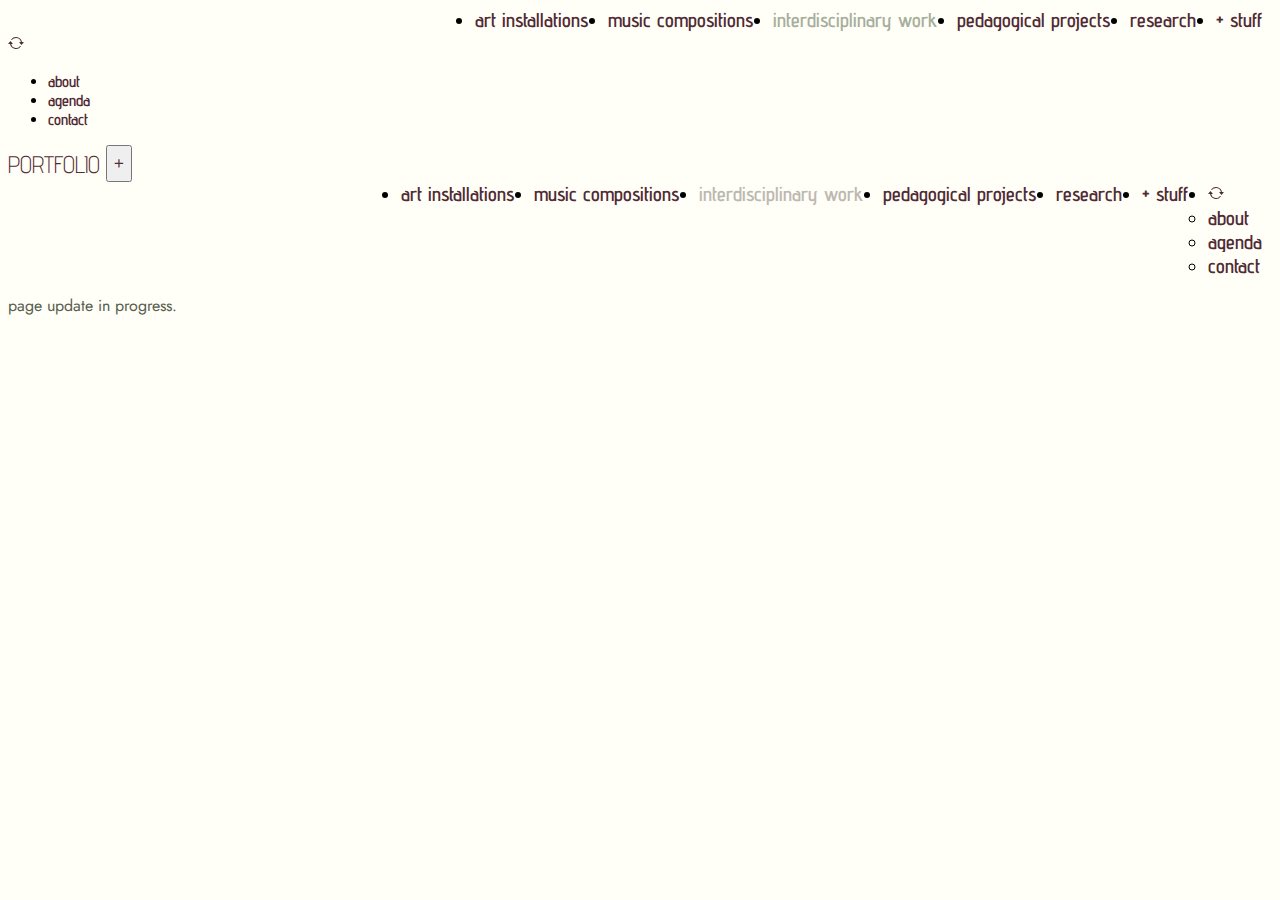
<file: interdisciplinary.html>
<!DOCTYPE html>
<html lang="en">

<head>
    <meta charset="UTF-8">
    <meta name="viewport" content="width=device-width, initial-scale=1.0">
    <title>Ema Ferreira</title>

    <!-- Google Font -->
    <link rel="preconnect" href="https://fonts.googleapis.com">
    <link rel="preconnect" href="https://fonts.gstatic.com" crossorigin>

    <!-- font-family: 'Advent Pro', sans-serif; -->
    <link
        href="https://fonts.googleapis.com/css2?family=Advent+Pro:ital,wght@0,100;0,200;0,300;0,400;0,500;0,600;0,700;0,800;0,900;1,100;1,200;1,300;1,400;1,500;1,600;1,700;1,800;1,900&display=swap"
        rel="stylesheet">

    <!-- font-family: 'Jost', sans-serif; -->
    <link
        href="https://fonts.googleapis.com/css2?family=Jost:ital,wght@0,100;0,200;0,300;0,400;0,500;0,600;0,700;0,800;0,900;1,100;1,200;1,300;1,400;1,500;1,600;1,700;1,800;1,900&display=swap"
        rel="stylesheet">

    <!-- Bootstrap stylessheet link -->
    <link href="https://cdn.jsdelivr.net/npm/bootstrap@5.3.1/dist/css/bootstrap.min.css" rel="stylesheet"
        integrity="sha384-4bw+/aepP/YC94hEpVNVgiZdgIC5+VKNBQNGCHeKRQN+PtmoHDEXuppvnDJzQIu9" crossorigin="anonymous">

    <!-- my own stylesheet -->
    <link rel="stylesheet" href="./styles/styles.css">
    <link rel="stylesheet" href="./styles/portfolio.css">

</head>

<body>
    <!-- navbar top: portfolio -->
    <nav class="navbar fixed-top navbar-expand-lg d-none d-lg-block">
        <div class="container-fluid">
            <ul class="navbar-nav me-auto mb-2 mb-md-0" id="portNavBarContent">
                <li class="nav-item">
                    <a class="nav-link" href="./installations.html">art installations</a>
                </li>
                <li class="nav-item">
                    <a class="nav-link" href="./compositions.html">music compositions</a>
                </li>
                <li class="nav-item">
                    <a class="nav-link active" href="./interdisciplinary.html">interdisciplinary work</a>
                </li>
                <li class="nav-item">
                    <a class="nav-link" href="./pedagogics.html">pedagogical projects</a>
                </li>
                <li class="nav-item">
                    <a class="nav-link" href="./research.html">research</a>
                </li>
                <li class="nav-item">
                    <a class="nav-link" href="./otherProjects.html">+ stuff</a>
                </li>
            </ul>
        </div>
    </nav>

    <!-- navbar down: main navbar -->

    <nav class="navbar fixed-bottom navbar-expand-lg d-none d-lg-block">
        <div class="container-fluid">
            <a class="navbar-brand" href="#" id="bottomNavbarTitle"><svg xmlns="http://www.w3.org/2000/svg" width="16"
                    height="16" fill="currentColor" class="bi bi-arrow-repeat" viewBox="0 0 16 16">
                    <path
                        d="M11.534 7h3.932a.25.25 0 0 1 .192.41l-1.966 2.36a.25.25 0 0 1-.384 0l-1.966-2.36a.25.25 0 0 1 .192-.41zm-11 2h3.932a.25.25 0 0 0 .192-.41L2.692 6.23a.25.25 0 0 0-.384 0L.342 8.59A.25.25 0 0 0 .534 9z" />
                    <path fill-rule="evenodd"
                        d="M8 3c-1.552 0-2.94.707-3.857 1.818a.5.5 0 1 1-.771-.636A6.002 6.002 0 0 1 13.917 7H12.9A5.002 5.002 0 0 0 8 3zM3.1 9a5.002 5.002 0 0 0 8.757 2.182.5.5 0 1 1 .771.636A6.002 6.002 0 0 1 2.083 9H3.1z" />
                </svg></a>
            <ul class="navbar-nav me-auto mb-2 mb-md-0" id="bottomNavbar">
                <li class="nav-item">
                    <a class="nav-link" href="./about.html">about</a>
                </li>
                <li class="nav-item">
                    <a class="nav-link" href="./agenda.html">agenda</a>
                </li>
                <li class="nav-item">
                    <a class="nav-link" href="./contact.html">contact</a>
                </li>
        </div>
    </nav>

    <!-- collapsed navbar: main navbar -->
    <nav class="navbar fixed-top  navbar-expand-lg d-lg-none" id="mainNavBar">
        <div class="container-fluid">
            <a class="navbar-brand" href="#">PORTFOLIO</a>
            <button class="navbar-toggler border-0 shadow-none custom-toggler" type="button" data-bs-toggle="collapse"
                data-bs-target="#navbarSupportedContent" aria-controls="navbarSupportedContent" aria-expanded="false"
                aria-label="Toggle navigation" id="buttonT">
                <span id="iconT">+</span>
            </button>

            <div class="collapse navbar-collapse" id="navbarSupportedContent">
                <ul class="navbar-nav me-auto mb-2 mb-md-0" id="mainNavBarContent">

                    <li class="nav-item">
                        <a class="nav-link" href="./installations.html">art installations</a>
                    </li>
                    <li class="nav-item">
                        <a class="nav-link" href="./compositions.html">music compositions</a>
                    </li>
                    <li class="nav-item">
                        <a class="nav-link active" href="./interdisciplinary.html">interdisciplinary work</a>
                    </li>
                    <li class="nav-item">
                        <a class="nav-link" href="./pedagogics.html">pedagogical projects</a>
                    </li>
                    <li class="nav-item">
                        <a class="nav-link" href="./research.html">research</a>
                    </li>
                    <li class="nav-item">
                        <a class="nav-link" href="./otherProjects.html">+ stuff</a>
                    </li>


                    <li class="nav-item dropdown-center d-lg-none" id="portfolioDropdown">
                        <a class="nav-link dropdown-toggle" href="#" role="button" data-bs-toggle="dropdown"
                            aria-expanded="false" id="dropDownReturn"><svg xmlns="http://www.w3.org/2000/svg" width="16"
                                height="16" fill="currentColor" class="bi bi-arrow-repeat" viewBox="0 0 16 16">
                                <path
                                    d="M11.534 7h3.932a.25.25 0 0 1 .192.41l-1.966 2.36a.25.25 0 0 1-.384 0l-1.966-2.36a.25.25 0 0 1 .192-.41zm-11 2h3.932a.25.25 0 0 0 .192-.41L2.692 6.23a.25.25 0 0 0-.384 0L.342 8.59A.25.25 0 0 0 .534 9z" />
                                <path fill-rule="evenodd"
                                    d="M8 3c-1.552 0-2.94.707-3.857 1.818a.5.5 0 1 1-.771-.636A6.002 6.002 0 0 1 13.917 7H12.9A5.002 5.002 0 0 0 8 3zM3.1 9a5.002 5.002 0 0 0 8.757 2.182.5.5 0 1 1 .771.636A6.002 6.002 0 0 1 2.083 9H3.1z" />
                            </svg>
                        </a>
                        <ul class="dropdown-menu">
                            <li> <a class="dropdown-item" href="./about.html">about</a></li>
                            <li><a class="dropdown-item" href="./agenda.html">agenda</a></li>
                            <li><a class="dropdown-item" href="./contact.html">contact</a></li>
                        </ul>
                    </li>
            </div>
        </div>
    </nav>



    <main class="container-fluid my-5 scrollMargin" id="portContainer">

        <div class="row align-items-center">
            <div class="col-3"></div>
            <div class="col-6 text-center mt-5">
                <p>page update in progress.</p>

            </div>
        </div>

        <!-- DEFINIÇÕES DAS IMAGENS: 300pi de definição; 1512px por 1512px; 32bit -->

        <!-- SUBMENU -->

        <!-- <section class="sticky-top row align-items-center justify-content-center px-2 pe-sm-4 px-md-1 px-xl-3 py-0 py-1"
            id="subMenuPortfolioSections">
            <div class="col-6 col-md-12 col-lg-10 col-xxl-8 text-start text-md-start p-0 m-0 px-1 px-md-1 ">
                <p class="p-0 m-0"><a href="#ano2024">2025</a> / <a href="#ano2023">2023</a> / <a
                        href="#ano2022">2022</a></p>
            </div>
            <div class="col-6 d-md-none text-end p-0 m-0 px-1 px-md-1 ">
                <p class="p-0 m-0">art installations</p>
            </div>
        </section> -->

        <!-- CONTEUDO - apenas este 1º tem margem top -->
        <!-- <section class="row align-items-center justify-content-center px-1 px-xl-3 pt-1 pt-md-2" id="ano2025">
            <div class="col-12 col-md-5 col-lg-4 col-xxl-3 text-center px-2 px-sm-5 px-md-1">
                <img src="./images/portfolio/installations/pedras.png" class="img-fluid float-center" alt="">
            </div>

            <div
                class="contentCol align-self-stretch col-12 col-md-7 col-lg-6 col-xxl-5 pt-3 pt-md-0 px-2 px-sm-5 px-md-2">
                <h2>As pedras são ouvintes ad aeternum?</h2>
                <h3>(2024)</h3>

                <div class="row align-items-center h-75 p-0 m-0 py-3 pb-5 pb-md-0">
                    <div class="col-12 align-items-center m-0 p-0">
                        <p class="text-center text-lg-start sinopse  m-0 p-0  pb-4 pb-md-0 ">
                            Is it possible to understand non-human entities without falling into assumptions biased by
                            our own existence?</p>
                    </div>

                    <div class="col-12 align-items-center m-0 p-0 pt-2">
                        <p class="descriptiveMem p-0 m-0 ">
                            "As pedras são ouvintes ad aeternum?" is an interactive installation that listens to the
                            present space and recalls the sound of
                            past spaces, inside a feedback produced by those who stand on and around a wooden bench. But
                            these are not its ears. Perhaps one can hear an interpretation of Casa Branca. Or is it
                            a memory?


                        </p>
                        <p class="descriptiveMemOthers p-0">
                            Feedback can be eternal, and as Mr. Manuel told us, so are the stars and the
                            stones.</p>
                        <p class="descriptiveMemOthers typeOfWork p-0 pt-2">
                            (<i>As pedras são ouvintes ad aeternum?</i>
                            was created during the artistic residency ANIMAIS by <a
                                href="https://www.instagram.com/cada1dotnet/" target="_blank">CADA</a>, at Estação
                            Cooperativa de Casa Branca)</p>
                    </div>
                </div>



                <p class="bottomLinks p-0 m-0 px-2 px-sm-5 px-md-2"><a href="https://youtu.be/awqd7KA70SQ"
                        target="_blank">.teaser</a>
                </p>
            </div>
        </section> -->

        <!-- DIVISOR -->
        <!-- <div class="row align-items-center justify-content-start">
            <div class="col-12 col-md-5 text-center text-md-end p-4 px-md-2">
                <img src="./images/ondaWebsite_h.png" alt="img-fluid float-center" class="divisorOndaSolo">
            </div>
        </div> -->

        <!-- <section class="row align-items-center justify-content-center px-1 px-xl-3 pt-1 pt-md-0">
            <div class="col-12 col-md-5 col-lg-4 col-xxl-3 text-center px-2 px-sm-5 px-md-1">
                <img src="./images/portfolio/installations/fiosSilere.png" class="img-fluid float-center" alt="">
            </div>

            <div
                class="contentCol align-self-stretch col-12 col-md-7 col-lg-6 col-xxl-5 pt-3 pt-md-0 px-2 px-sm-5 px-md-2">
                <h2>Fios de Silere</h2>
                <h3>(2024)</h3>

                <div class="row align-items-center h-75 p-0 m-0 py-3 pb-5 pb-md-0">
                    <div class="col-12 align-items-center m-0 p-0">
                        <p class="text-center text-lg-start sinopse  m-0 p-0  pb-4 pb-md-0 ">
                            "tacere" refers to the silence of speech, and "silere" refers to the silence of
                            nature. Neither is an absence nor merely an auditory phenomenon. </p>
                    </div>

                    <div class="col-12 align-items-center m-0 p-0 pt-2">
                        <p class="descriptiveMem p-0 m-0 ">
                            We do not choose to feel silence (whether in the sense of tension or tranquillity); however,
                            we choose to confront silence to perceive its materiality. As for noise, just as we do not
                            choose to feel it, we also do not choose to confront it: it enters through our ears and
                            eyes, disrupting the body and space without seeking permission and brutally exposing its
                            materiality.
                        </p>
                        <p class="descriptiveMemOthers p-0">
                            By seizing our body and senses, noise becomes something solitary. When we focus our
                            attention on the materiality of silence, it compels a disposition to the body that almost
                            locks our breath and movements, yet attention remains available for every detail around us.
                            It is precisely this sensory openness that makes silence an enhancer of bodily senses,
                            thought, and creation.
                        </p>
                        <p class="descriptiveMemOthers p-0">
                            In Fios de Silere, silence is materialized by the filaments of small incandescent bulbs and
                            the light they emit, by the vibrations of speaker cones producing sound and causing the
                            soil above them to tremble, in the stone walls of the Torreão do Centro de Memória, and in
                            the scent of damp soil sround the room.</p>
                        <p class="descriptiveMemOthers typeOfWork p-0 pt-2">(<i>Fios de Silere</i> is part of my
                            master's project <a
                                href="https://recipp.ipp.pt/bitstream/10400.22/25867/1/DM_EmaFerreira_2024.pdf"
                                target="_blank">“Fios de Silere: the materiality of silence as an audiovisual
                                installation”</a>, consisting of 15' sessions)</p>
                    </div>
                </div>



                <p class="bottomLinks p-0 m-0 px-2 px-sm-5 px-md-2"><a
                        href="https://youtu.be/Tr934_zV5xU?si=SY4GiQs85HKHuLbD" target="_blank">.teaser(june/24)</a> <a
                        href="https://vimeo.com/970533955" target="_blank">.session-recording</a>
                </p>
            </div>
        </section> -->


    </main>

    <script src="https://cdn.jsdelivr.net/npm/bootstrap@5.3.1/dist/js/bootstrap.bundle.min.js"
        integrity="sha384-HwwvtgBNo3bZJJLYd8oVXjrBZt8cqVSpeBNS5n7C8IVInixGAoxmnlMuBnhbgrkm"
        crossorigin="anonymous"></script>
    <script src="./js/index.js"></script>
    <script src="./js/portfolio.js"></script>
</body>

</html>
</file>
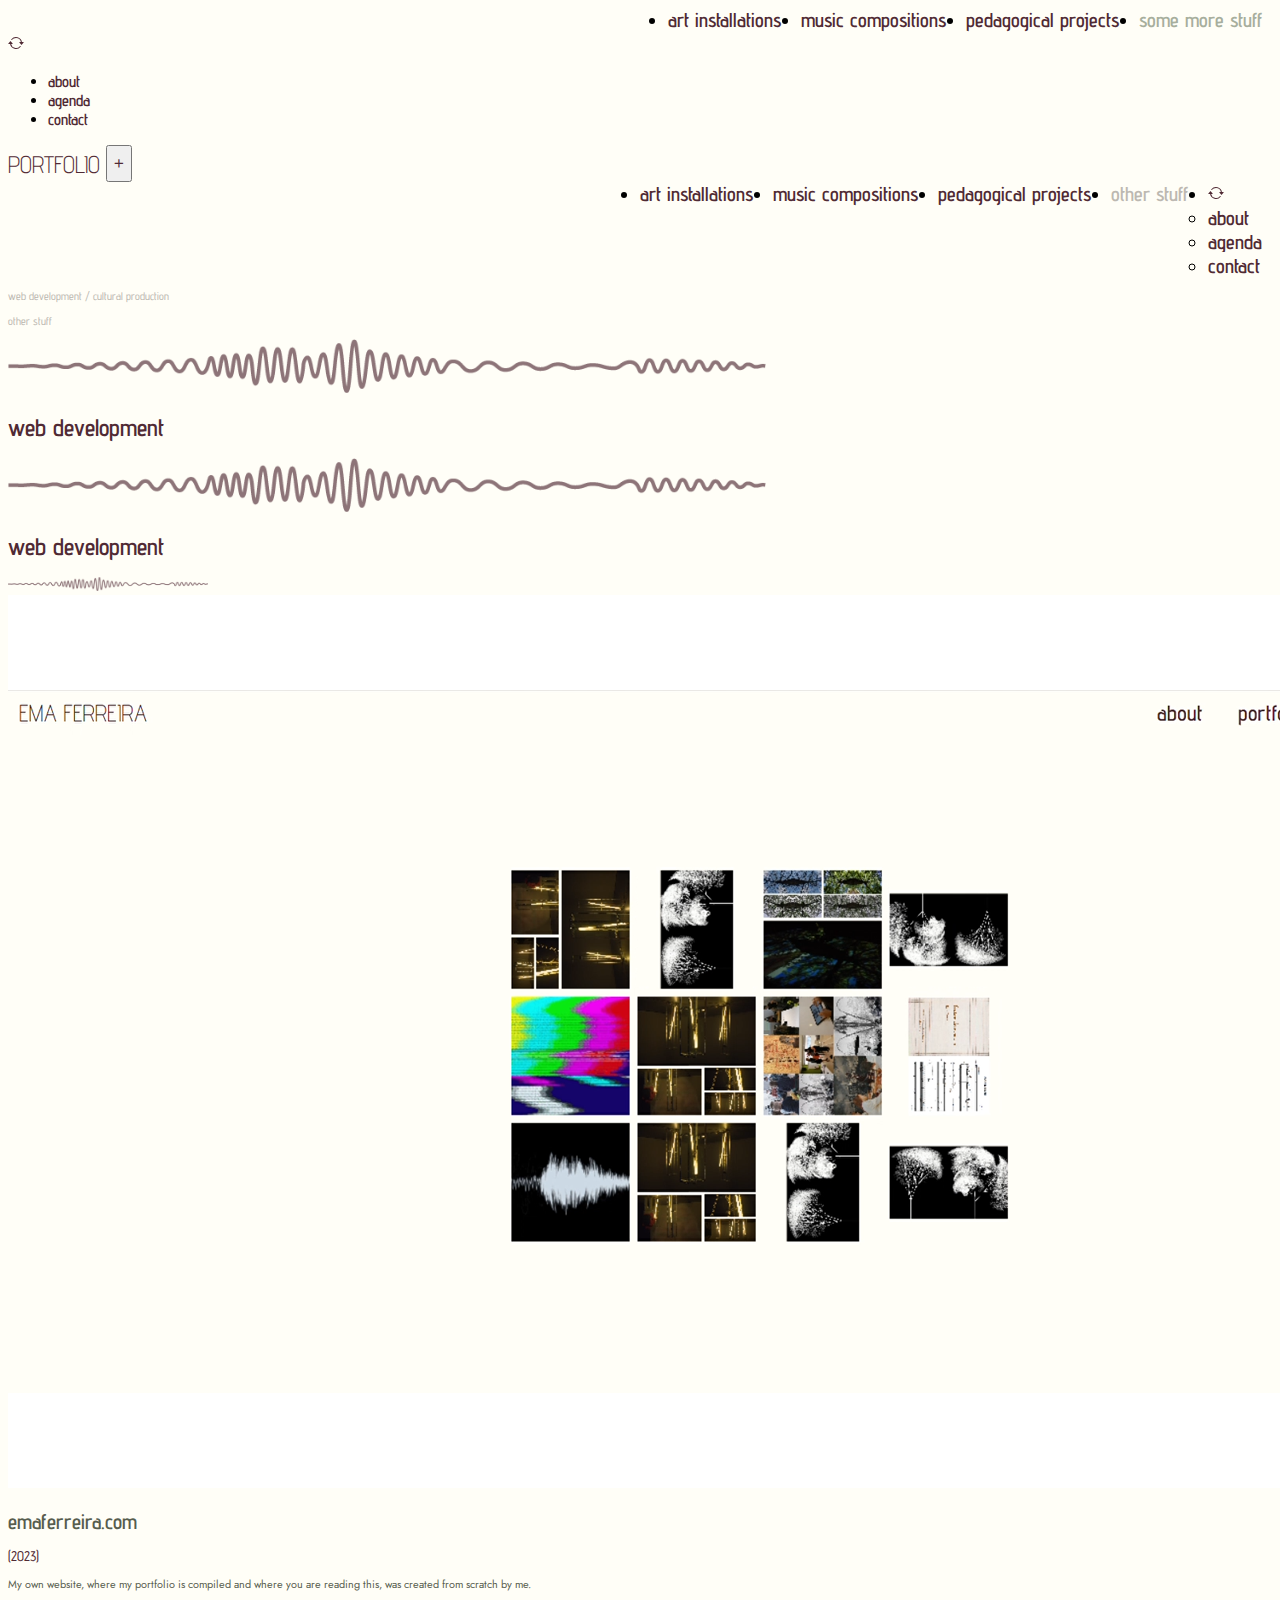
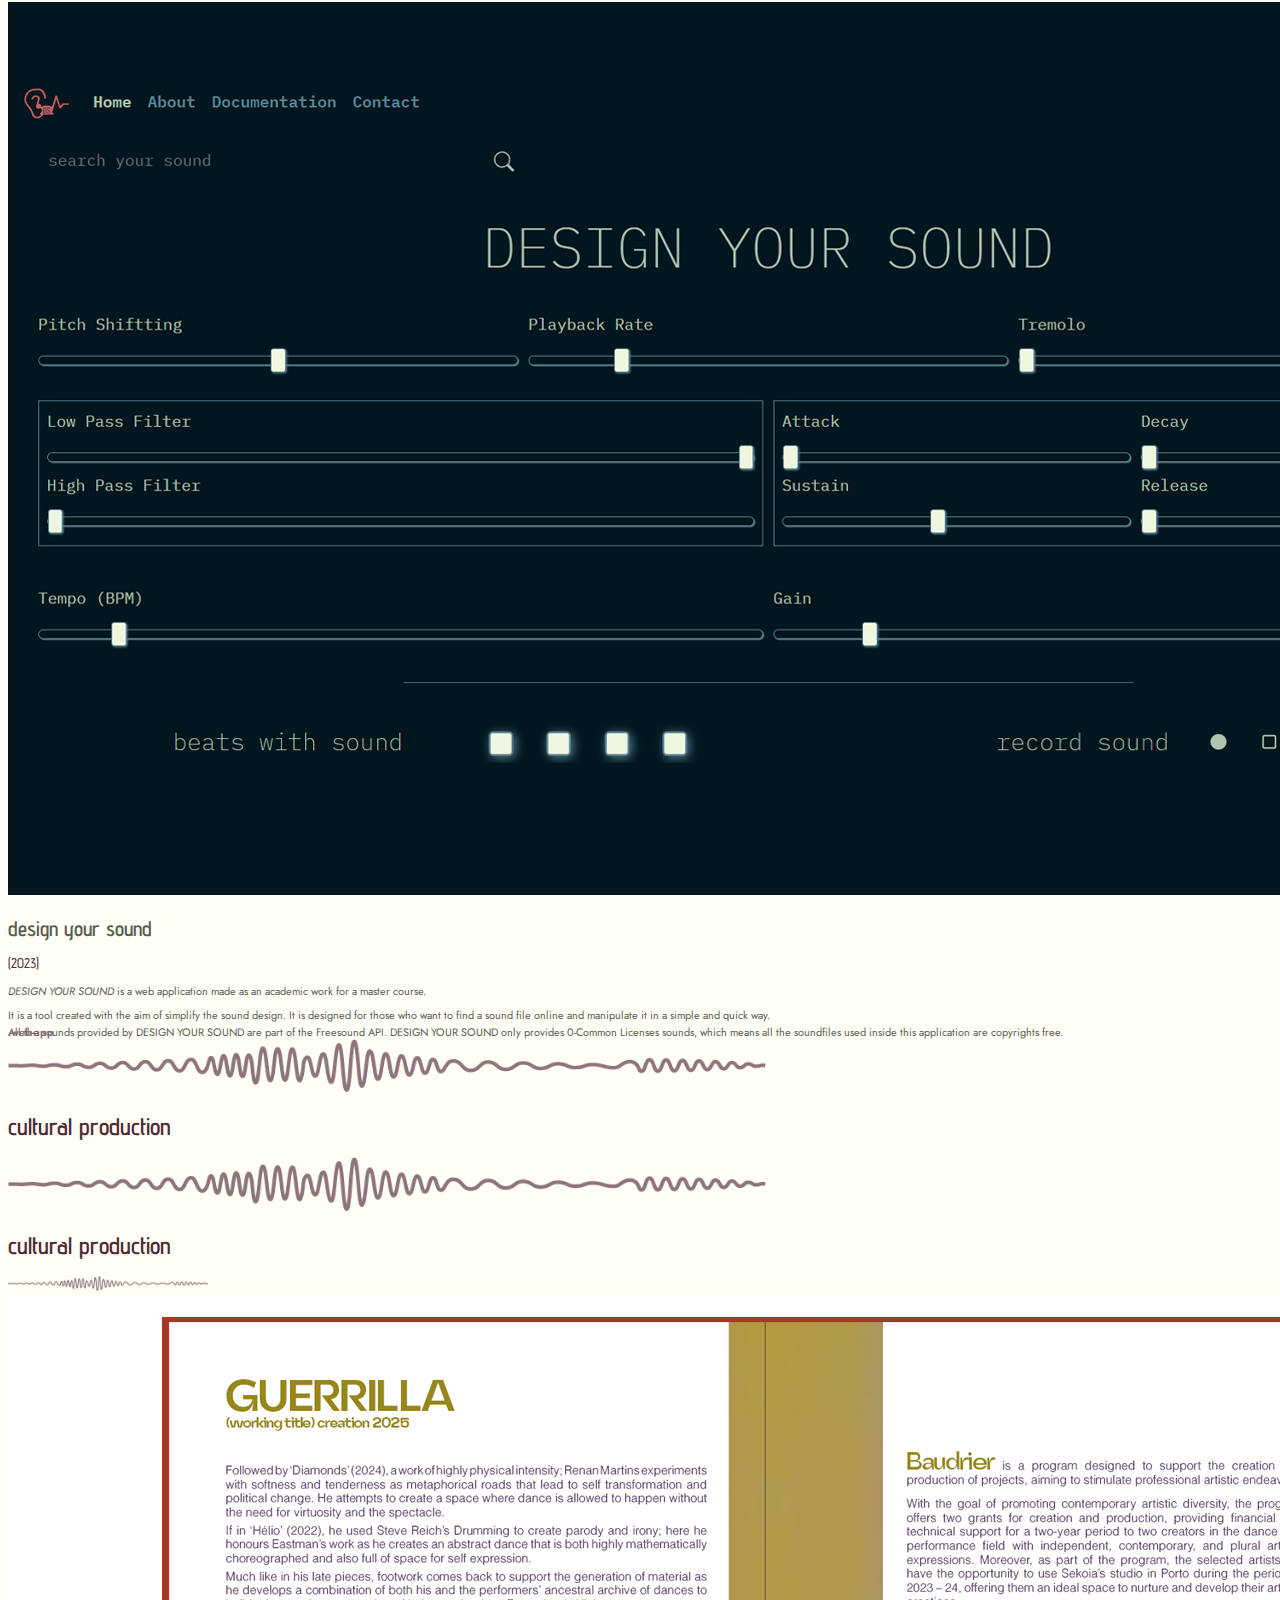
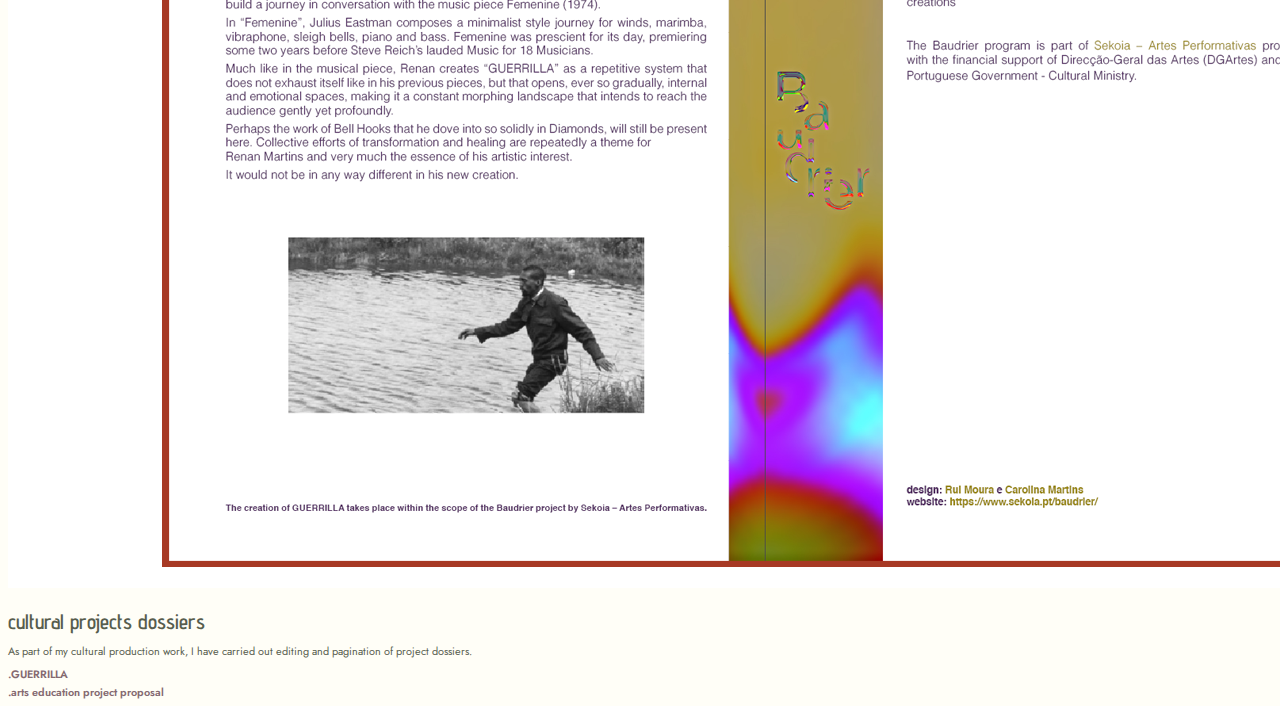
<file: otherProjects.html>
<!DOCTYPE html>
<html lang="en">

<head>
    <meta charset="UTF-8">
    <meta name="viewport" content="width=device-width, initial-scale=1.0">
    <title>Ema Ferreira</title>

    <!-- Google Font -->
    <link rel="preconnect" href="https://fonts.googleapis.com">
    <link rel="preconnect" href="https://fonts.gstatic.com" crossorigin>

    <!-- font-family: 'Advent Pro', sans-serif; -->
    <link
        href="https://fonts.googleapis.com/css2?family=Advent+Pro:ital,wght@0,100;0,200;0,300;0,400;0,500;0,600;0,700;0,800;0,900;1,100;1,200;1,300;1,400;1,500;1,600;1,700;1,800;1,900&display=swap"
        rel="stylesheet">

    <!-- font-family: 'Jost', sans-serif; -->
    <link
        href="https://fonts.googleapis.com/css2?family=Jost:ital,wght@0,100;0,200;0,300;0,400;0,500;0,600;0,700;0,800;0,900;1,100;1,200;1,300;1,400;1,500;1,600;1,700;1,800;1,900&display=swap"
        rel="stylesheet">

    <!-- Bootstrap stylessheet link -->
    <link href="https://cdn.jsdelivr.net/npm/bootstrap@5.3.1/dist/css/bootstrap.min.css" rel="stylesheet"
        integrity="sha384-4bw+/aepP/YC94hEpVNVgiZdgIC5+VKNBQNGCHeKRQN+PtmoHDEXuppvnDJzQIu9" crossorigin="anonymous">

    <!-- my own stylesheet -->
    <link rel="stylesheet" href="./styles/styles.css">
    <link rel="stylesheet" href="./styles/portfolio.css">
</head>

<body>
    <!-- navbar top: portfolio -->
    <nav class="navbar fixed-top navbar-expand-md d-none d-md-block">
        <div class="container-fluid">
            <ul class="navbar-nav me-auto mb-2 mb-md-0" id="portNavBarContent">
                <li class="nav-item">
                    <a class="nav-link" href="./installations.html">art installations</a>
                </li>
                <li class="nav-item">
                    <a class="nav-link" href="./compositions.html">music compositions</a>
                </li>
                <li class="nav-item">
                    <a class="nav-link" href="./pedagogics.html">pedagogical projects</a>
                </li>
                <li class="nav-item">
                    <a class="nav-link active" href="./otherProjects.html">some more stuff</a>
                </li>
            </ul>
        </div>
    </nav>

    <!-- navbar down: main navbar -->

    <nav class="navbar fixed-bottom navbar-expand-md d-none d-md-block">
        <div class="container-fluid">
            <a class="navbar-brand" href="#" id="bottomNavbarTitle"> <svg xmlns="http://www.w3.org/2000/svg" width="16"
                    height="16" fill="currentColor" class="bi bi-arrow-repeat" viewBox="0 0 16 16">
                    <path
                        d="M11.534 7h3.932a.25.25 0 0 1 .192.41l-1.966 2.36a.25.25 0 0 1-.384 0l-1.966-2.36a.25.25 0 0 1 .192-.41zm-11 2h3.932a.25.25 0 0 0 .192-.41L2.692 6.23a.25.25 0 0 0-.384 0L.342 8.59A.25.25 0 0 0 .534 9z" />
                    <path fill-rule="evenodd"
                        d="M8 3c-1.552 0-2.94.707-3.857 1.818a.5.5 0 1 1-.771-.636A6.002 6.002 0 0 1 13.917 7H12.9A5.002 5.002 0 0 0 8 3zM3.1 9a5.002 5.002 0 0 0 8.757 2.182.5.5 0 1 1 .771.636A6.002 6.002 0 0 1 2.083 9H3.1z" />
                </svg></a>
            <ul class="navbar-nav me-auto mb-2 mb-md-0" id="bottomNavbar">
                <li class="nav-item">
                    <a class="nav-link" href="./about.html">about</a>
                </li>
                <li class="nav-item">
                    <a class="nav-link" href="./agenda.html">agenda</a>
                </li>
                <li class="nav-item">
                    <a class="nav-link" href="./contact.html">contact</a>
                </li>
        </div>
    </nav>

    <!-- collapsed navbar: main navbar -->
    <nav class="navbar fixed-top  navbar-expand-md d-md-none" id="mainNavBar">
        <div class="container-fluid">
            <a class="navbar-brand" href="#">PORTFOLIO</a>
            <button class="navbar-toggler border-0 shadow-none custom-toggler" type="button" data-bs-toggle="collapse"
                data-bs-target="#navbarSupportedContent" aria-controls="navbarSupportedContent" aria-expanded="false"
                aria-label="Toggle navigation" id="buttonT">
                <span id="iconT">+</span>
            </button>

            <div class="collapse navbar-collapse" id="navbarSupportedContent">
                <ul class="navbar-nav me-auto mb-2 mb-md-0" id="mainNavBarContent">
                    <li class="nav-item">
                        <a class="nav-link" href="installations.html">art installations</a>
                    </li>
                    <li class="nav-item">
                        <a class="nav-link" href="compositions.html">music compositions</a>
                    </li>
                    <li class="nav-item">
                        <a class="nav-link" href="pedagogics.html">pedagogical projects</a>
                    </li>
                    <li class="nav-item">
                        <a class="nav-link active" href="otherProjects.html">other stuff</a>
                    </li>

                    <li class="nav-item dropdown-center d-md-none" id="portfolioDropdown">
                        <a class="nav-link dropdown-toggle" href="#" role="button" data-bs-toggle="dropdown"
                            aria-expanded="false" id="dropDownReturn"><svg xmlns="http://www.w3.org/2000/svg" width="16"
                                height="16" fill="currentColor" class="bi bi-arrow-repeat" viewBox="0 0 16 16">
                                <path
                                    d="M11.534 7h3.932a.25.25 0 0 1 .192.41l-1.966 2.36a.25.25 0 0 1-.384 0l-1.966-2.36a.25.25 0 0 1 .192-.41zm-11 2h3.932a.25.25 0 0 0 .192-.41L2.692 6.23a.25.25 0 0 0-.384 0L.342 8.59A.25.25 0 0 0 .534 9z" />
                                <path fill-rule="evenodd"
                                    d="M8 3c-1.552 0-2.94.707-3.857 1.818a.5.5 0 1 1-.771-.636A6.002 6.002 0 0 1 13.917 7H12.9A5.002 5.002 0 0 0 8 3zM3.1 9a5.002 5.002 0 0 0 8.757 2.182.5.5 0 1 1 .771.636A6.002 6.002 0 0 1 2.083 9H3.1z" />
                            </svg>
                        </a>
                        <ul class="dropdown-menu">
                            <li> <a class="dropdown-item" href="./about.html">about</a></li>
                            <li><a class="dropdown-item" href="./agenda.html">agenda</a></li>
                            <li><a class="dropdown-item" href="./contact.html">contact</a></li>
                        </ul>
                    </li>
            </div>
        </div>
    </nav>

    <main class="container-fluid my-5 scrollMargin" id="portContainer">
        <!-- o primeiro conteudo entre divisores tem pt-2 e os restantes pt-4
        o primeiro divisor tem mt-md-3 e os restantes mt-md-5 -->

        <!-- SUBMENU -->
        <section class="sticky-top row align-items-center justify-content-center px-2 pe-sm-4 px-md-1 px-xl-3 py-0 py-1"
            id="subMenuPortfolioSections">
            <div class="col-6 col-md-12 col-lg-10 col-xxl-8 text-start text-md-start p-0 m-0 px-1 px-md-1">
                <p class="p-0 m-0"> <a href="#webDev">web development</a> / <a href="#culturalProd">cultural
                        production</a></p>
            </div>
            <div class="col-6 d-md-none text-end p-0 m-0 px-1 px-md-1 ">
                <p class="p-0 m-0">other stuff</p>
            </div>
        </section>

        <!-- DIVISOR -->
        <section class=" row align-items-center justify-content-center px-1 px-xl-3" id="webDev">
            <!-- above lg screen size -->
            <div class="col-4 d-md-none text-end pb-3 pt-0 pt-md-1 ps-2 ps-sm-5 m-0 mt-3">
                <img src="./images/ondaWebsite_h.png" alt="img-fluid float-center" class="divisorOndaDuplo">
            </div>
            <div class="col-4 d-md-none text-center p-0 m-0 pb-3 pt-0 pt-md-1 m-0 mt-3">
                <h1 class="m-0 text-center">web development</h1>
            </div>
            <div class="col-4 d-md-none text-start pb-3 pt-0 pt-md-1 pe-2 pe-sm-5 m-0 mt-3">
                <img src="./images/ondaWebsite_h.png" alt="img-fluid float-center" class="divisorOndaDuplo">
            </div>

            <!-- from lg on -->
            <div
                class="d-none d-md-block col-md-4 col-lg-3 col-xxl-2 text-start py-3 pt-md-1 px-2 px-sm-5 px-md-1 m-0 mt-md-3">
                <h1 class="m-0">web development</h1>
            </div>
            <div class="d-none d-md-block col-md-8 col-lg-7 col-xxl-6 text-start py-3 pt-md-1 px-2 px-sm-5 m-0 mt-md-3">
                <img src="./images/ondaWebsite_h.png" alt="img-fluid float-center" class="divisorOndaSoloV2">
            </div>
        </section>

        <!-- CONTEUDO -->
        <section class="row align-items-stretch justify-content-center px-1 px-xl-3 pt-2">
            <div class="col-12 col-md-5 col-lg-4 col-xxl-3 text-center px-2 px-sm-5 px-md-1">
                <img src="./images/portfolio/otherStuff/myWebsite.png" class="img-fluid float-center" alt="">
            </div>

            <div
                class="contentCol align-self-stretch col-12 col-md-7 col-lg-6 col-xxl-5 pt-3 pt-md-0 px-2 px-sm-5 px-md-2">
                <h2 class="smallH2">emaferreira.com</h2>
                <h3>(2023)</h3>

                <div class="row align-items-start h-75 p-0 m-0 py-3 py-md-1 py-xl-3 pb-5 pb-md-0">
                    <div class="col-12 align-items-center m-0 p-0">
                        <p class="descriptiveMem p-0 m-0 ">
                            My own website, where my portfolio is compiled and where you are reading this, was created from scratch by me.
                        </p>
                    </div>
                </div>
            </div>
        </section>

        <!-- CONTEUDO -->
        <section class="row align-items-stretch justify-content-center px-1 px-xl-3 pt-2 mb-md-4">
            <div class="col-12 col-md-5 col-lg-4 col-xxl-3 text-center px-2 px-sm-5 px-md-1">
                <img src="./images/portfolio/otherStuff/designYourSound.png" class="img-fluid float-center" alt="">
            </div>

            <div
                class="contentCol align-self-stretch col-12 col-md-7 col-lg-6 col-xxl-5 pt-3 pt-md-0 px-2 px-sm-5 px-md-2">
                <h2 class="smallH2">design your sound</h2>
                <h3>(2023)</h3>

                <div class="row align-items-start h-75 p-0 m-0 py-3 py-md-1 py-xl-3 pb-5 pb-md-0">
                    <div class="col-12 align-items-center m-0 p-0">
                        <p class="descriptiveMem p-0 m-0 ">
                            <i>DESIGN YOUR SOUND</i> is a web application made as an academic work for a master course.
                        </p>
                        <p class="descriptiveMemOthers p-0"> It is a tool created with the aim of simplify the
                            sound design. It is designed for those who want to find a sound file online
                            and manipulate it in a simple and quick way.
                        </p>
                        <p class="descriptiveMemOthers p-0">
                            All the sounds provided by DESIGN YOUR SOUND are part of the Freesound API.
                            DESIGN YOUR SOUND only provides 0-Common Licenses sounds, which means all the soundfiles
                            used inside this application are copyrights free.
                        </p>
                    </div>
                </div>

                <p class="bottomLinks pt-5 pt-md-1 px-2 px-sm-5 px-md-2"><a
                        href="https://emaferreira.github.io/DesignYourSound/index.html" target="_blank">.web-app</a></p>
            </div>
        </section>

        <!-- DIVISOR -->
        <section class=" row align-items-center justify-content-center px-1 px-xl-3 mt-3 mt-md-2" id="culturalProd">
            <!-- above lg screen size -->
            <div class="col-4 d-md-none text-end py-3 pt-md-1 ps-2 ps-sm-5 m-0 mt-md-5">
                <img src="./images/ondaWebsite_h.png" alt="img-fluid float-center" class="divisorOndaDuplo">
            </div>
            <div class="col-4 d-md-none text-center p-0 m-0 py-3 pt-md-1 m-0 mt-md-5">
                <h1 class="m-0">cultural production</h1>
            </div>
            <div class="col-4 d-md-none text-start py-3 pt-md-1 pe-2 pe-sm-5 m-0 mt-md-5">
                <img src="./images/ondaWebsite_h.png" alt="img-fluid float-center" class="divisorOndaDuplo">
            </div>

            <!-- from lg on -->
            <div
                class="d-none d-md-block col-md-4 col-lg-3 col-xxl-2 text-start py-3 pt-md-1 px-2 px-sm-5 px-md-1 m-0 mt-md-3">
                <h1 class="m-0">cultural production</h1>
            </div>
            <div class="d-none d-md-block col-md-8 col-lg-7 col-xxl-6 text-start py-3 pt-md-1 px-2 px-sm-5 m-0 mt-md-3">
                <img src="./images/ondaWebsite_h.png" alt="img-fluid float-center" class="divisorOndaSoloV2">
            </div>
        </section>

        <!-- CONTEUDO -->
        <section class="row align-items-stretch justify-content-center px-1 px-xl-3 pt-2">
            <div class="col-12 col-md-5 col-lg-4 col-xxl-3 text-center px-2 px-sm-5 px-md-1">
                <img src="./images/portfolio/otherStuff/dossie_Guerrilha_1.png" class="img-fluid float-center" alt="">
            </div>

            <div
                class="contentCol align-self-stretch col-12 col-md-7 col-lg-6 col-xxl-5 pt-3 pt-md-0 px-2 px-sm-5 px-md-2">
                <h2 class="smallH2">cultural projects dossiers</h2>

                <div class="row align-items-start h-75 p-0 m-0 py-3 py-md-1 py-xl-3 pb-5 pb-md-0">
                    <div class="col-12 align-items-center m-0 p-0">
                        <p class="descriptiveMem p-0 m-0 ">
                            As part of my cultural production work, I have carried out editing and pagination of project
                            dossiers.
                        </p>

                        <p class="descriptiveMemOthers p-0 pt-3 ">
                            <a href="https://drive.google.com/file/d/1BNZ8DXvlh1wAV4By0DGRruawFBKFem_z/view?usp=sharing"
                                target="_blank">.GUERRILLA</a>
                        </p>
                        <p class="descriptiveMemOthers p-0">
                            <a href="https://drive.google.com/file/d/1kOTWvCogKOI9CaL4NRh4uEgtRdXhst5n/view?usp=sharing"
                                target="_blank">.arts education project proposal</a>
                        </p>
                    </div>
                </div>


            </div>
        </section>

    </main>

    <script src="https://cdn.jsdelivr.net/npm/bootstrap@5.3.1/dist/js/bootstrap.bundle.min.js"
        integrity="sha384-HwwvtgBNo3bZJJLYd8oVXjrBZt8cqVSpeBNS5n7C8IVInixGAoxmnlMuBnhbgrkm"
        crossorigin="anonymous"></script>
    <script src="./js/index.js"></script>
    <script src="./js/portfolio.js"></script>
</body>

</html>
</file>
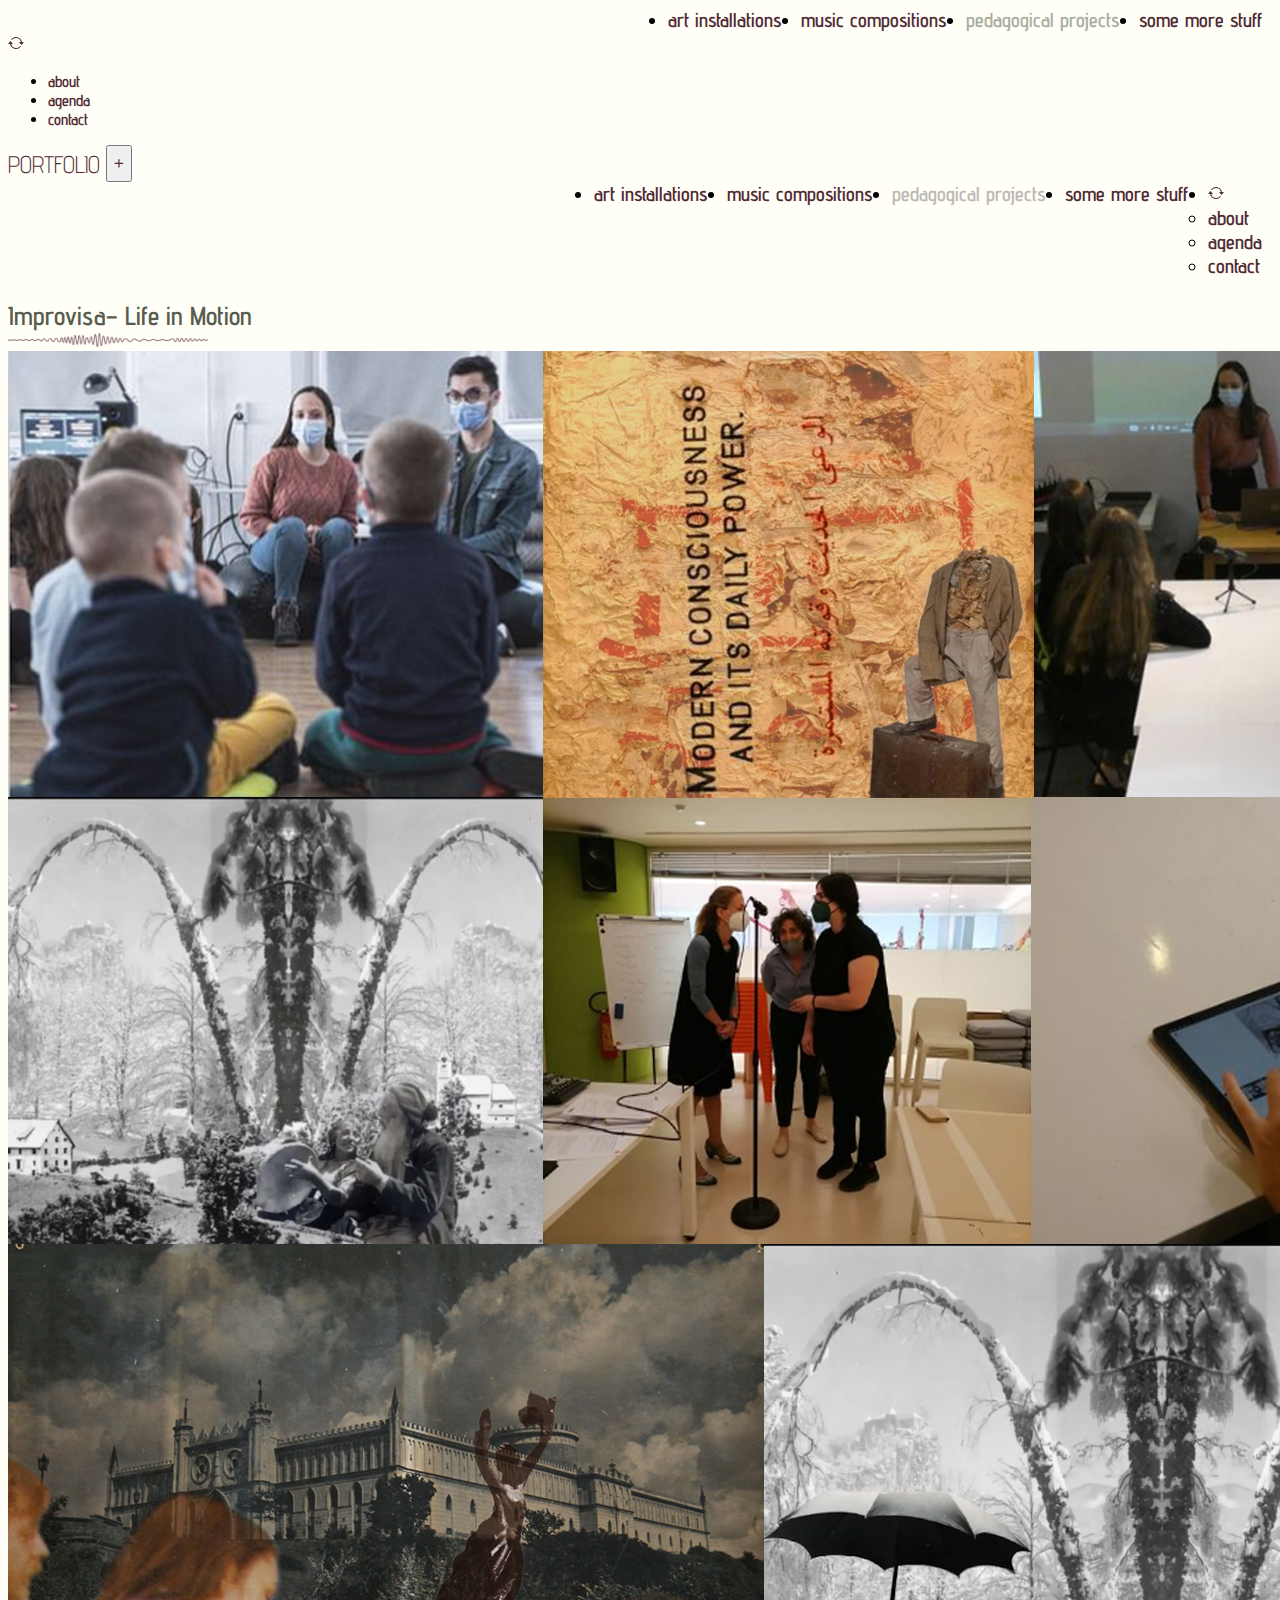
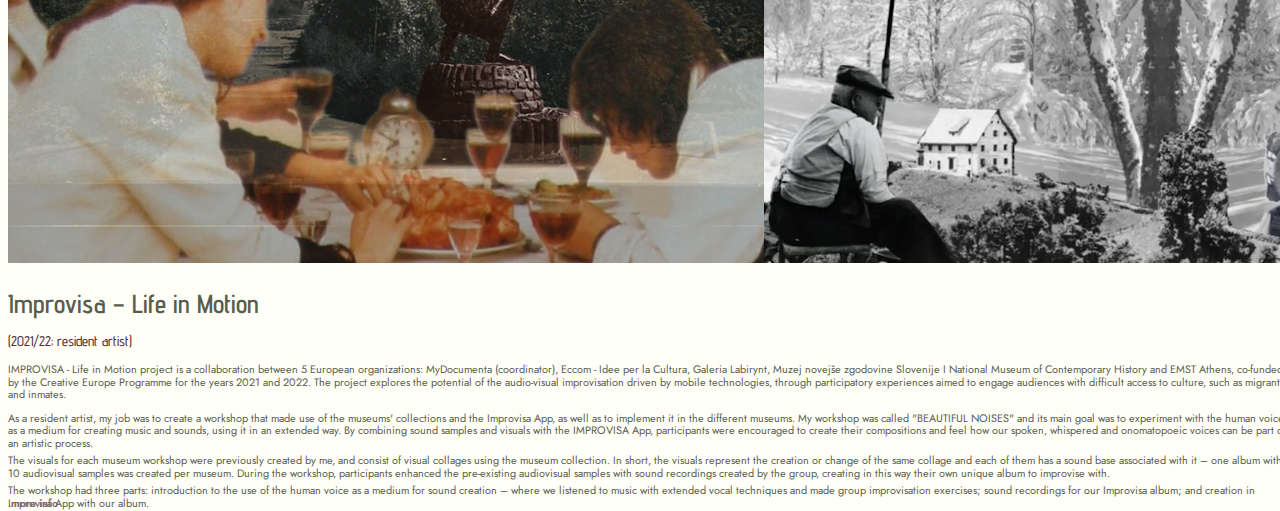
<file: pedagogics.html>
<!DOCTYPE html>
<html lang="en">

<head>
    <meta charset="UTF-8">
    <meta name="viewport" content="width=device-width, initial-scale=1.0">
    <title>Ema Ferreira</title>

    <!-- Google Font -->
    <link rel="preconnect" href="https://fonts.googleapis.com">
    <link rel="preconnect" href="https://fonts.gstatic.com" crossorigin>

    <!-- font-family: 'Advent Pro', sans-serif; -->
    <link
        href="https://fonts.googleapis.com/css2?family=Advent+Pro:ital,wght@0,100;0,200;0,300;0,400;0,500;0,600;0,700;0,800;0,900;1,100;1,200;1,300;1,400;1,500;1,600;1,700;1,800;1,900&display=swap"
        rel="stylesheet">

    <!-- font-family: 'Jost', sans-serif; -->
    <link
        href="https://fonts.googleapis.com/css2?family=Jost:ital,wght@0,100;0,200;0,300;0,400;0,500;0,600;0,700;0,800;0,900;1,100;1,200;1,300;1,400;1,500;1,600;1,700;1,800;1,900&display=swap"
        rel="stylesheet">

    <!-- Bootstrap stylessheet link -->
    <link href="https://cdn.jsdelivr.net/npm/bootstrap@5.3.1/dist/css/bootstrap.min.css" rel="stylesheet"
        integrity="sha384-4bw+/aepP/YC94hEpVNVgiZdgIC5+VKNBQNGCHeKRQN+PtmoHDEXuppvnDJzQIu9" crossorigin="anonymous">

    <!-- my own stylesheet -->
    <link rel="stylesheet" href="./styles/styles.css">
    <link rel="stylesheet" href="./styles/portfolio.css">

</head>

<body>
    <!-- navbar top: portfolio -->
    <nav class="navbar fixed-top navbar-expand-md d-none d-md-block">
        <div class="container-fluid">
            <ul class="navbar-nav me-auto mb-2 mb-md-0" id="portNavBarContent">
                <li class="nav-item">
                    <a class="nav-link" href="./installations.html">art installations</a>
                </li>
                <li class="nav-item">
                    <a class="nav-link" href="./compositions.html">music compositions</a>
                </li>
                <li class="nav-item">
                    <a class="nav-link active" href="./pedagogics.html">pedagogical projects</a>
                </li>
                <li class="nav-item">
                    <a class="nav-link" href="./otherProjects.html">some more stuff</a>
                </li>
            </ul>
        </div>
    </nav>

    <!-- navbar down: main navbar -->

    <nav class="navbar fixed-bottom navbar-expand-md d-none d-md-block">
        <div class="container-fluid">
            <a class="navbar-brand al" href="#" id="bottomNavbarTitle"> <svg xmlns="http://www.w3.org/2000/svg"
                    width="16" height="16" fill="currentColor" class="bi bi-arrow-repeat" viewBox="0 0 16 16">
                    <path
                        d="M11.534 7h3.932a.25.25 0 0 1 .192.41l-1.966 2.36a.25.25 0 0 1-.384 0l-1.966-2.36a.25.25 0 0 1 .192-.41zm-11 2h3.932a.25.25 0 0 0 .192-.41L2.692 6.23a.25.25 0 0 0-.384 0L.342 8.59A.25.25 0 0 0 .534 9z" />
                    <path fill-rule="evenodd"
                        d="M8 3c-1.552 0-2.94.707-3.857 1.818a.5.5 0 1 1-.771-.636A6.002 6.002 0 0 1 13.917 7H12.9A5.002 5.002 0 0 0 8 3zM3.1 9a5.002 5.002 0 0 0 8.757 2.182.5.5 0 1 1 .771.636A6.002 6.002 0 0 1 2.083 9H3.1z" />
                </svg></a>
            <ul class="navbar-nav me-auto mb-2 mb-md-0" id="bottomNavbar">
                <li class="nav-item">
                    <a class="nav-link" href="./about.html">about</a>
                </li>
                <li class="nav-item">
                    <a class="nav-link" href="./agenda.html">agenda</a>
                </li>
                <li class="nav-item">
                    <a class="nav-link" href="./contact.html">contact</a>
                </li>
        </div>
    </nav>

    <!-- collapsed navbar: main navbar -->
    <nav class="navbar fixed-top navbar-expand-md d-md-none" id="mainNavBar">
        <div class="container-fluid">
            <a class="navbar-brand" href="#">PORTFOLIO</a>
            <button class="navbar-toggler border-0 shadow-none custom-toggler" type="button" data-bs-toggle="collapse"
                data-bs-target="#navbarSupportedContent" aria-controls="navbarSupportedContent" aria-expanded="false"
                aria-label="Toggle navigation" id="buttonT">
                <span id="iconT">+</span>
            </button>

            <div class="collapse navbar-collapse" id="navbarSupportedContent">
                <ul class="navbar-nav me-auto mb-2 mb-md-0" id="mainNavBarContent">
                    <li class="nav-item">
                        <a class="nav-link" href="installations.html">art installations</a>
                    </li>
                    <li class="nav-item">
                        <a class="nav-link" href="compositions.html">music compositions</a>
                    </li>
                    <li class="nav-item">
                        <a class="nav-link active" href="pedagogics.html">pedagogical projects</a>
                    </li>
                    <li class="nav-item">
                        <a class="nav-link" href="otherProjects.html">some more stuff</a>
                    </li>

                    <li class="nav-item dropdown-center d-md-none" id="portfolioDropdown">
                        <a class="nav-link dropdown-toggle" href="#" role="button" data-bs-toggle="dropdown"
                            aria-expanded="false" id="dropDownReturn"><svg xmlns="http://www.w3.org/2000/svg" width="16"
                                height="16" fill="currentColor" class="bi bi-arrow-repeat" viewBox="0 0 16 16">
                                <path
                                    d="M11.534 7h3.932a.25.25 0 0 1 .192.41l-1.966 2.36a.25.25 0 0 1-.384 0l-1.966-2.36a.25.25 0 0 1 .192-.41zm-11 2h3.932a.25.25 0 0 0 .192-.41L2.692 6.23a.25.25 0 0 0-.384 0L.342 8.59A.25.25 0 0 0 .534 9z" />
                                <path fill-rule="evenodd"
                                    d="M8 3c-1.552 0-2.94.707-3.857 1.818a.5.5 0 1 1-.771-.636A6.002 6.002 0 0 1 13.917 7H12.9A5.002 5.002 0 0 0 8 3zM3.1 9a5.002 5.002 0 0 0 8.757 2.182.5.5 0 1 1 .771.636A6.002 6.002 0 0 1 2.083 9H3.1z" />
                            </svg>
                        </a>
                        <ul class="dropdown-menu">
                            <li> <a class="dropdown-item" href="./about.html">about</a></li>
                            <li><a class="dropdown-item" href="./agenda.html">agenda</a></li>
                            <li><a class="dropdown-item" href="./contact.html">contact</a></li>
                        </ul>
                    </li>
            </div>
        </div>
    </nav>

    <main class="container-fluid" id="portContainer">

        <div class="row full-page align-items-center justify-content-center">
            <!-- CONTEUDO -->
            <section class="row align-items-stretch justify-content-center px-1 px-xl-3 py-5 py-md-0">
                <div class="row align-items-stretch justify-content-center m-0 p-0">

                    <div class="d-none d-md-block col-5 col-lg-4 col-xxl-3 text-start py-3 pt-md-1 px-2 px-sm-5 px-md-1 m-0 mt-md-3">
                        <h2>Improvisa<span class="alignHyphens">–</span> Life in Motion</h2>
                    </div>
                    <div class="d-none d-md-block col-7 col-lg-6 col-xxl-5 text-start py-3 pt-md-1 px-2 px-sm-5 m-0 mt-md-3">
                        <img src="./images/ondaWebsite_h.png" alt="img-fluid float-center" class="divisorOndaSoloV2">
                    </div>
                </div>

                <div class="col-12 col-md-5 col-lg-4 col-xxl-3 text-center px-2 px-sm-5 px-md-1">
                    <img src="./images/portfolio/pedagogics/improvisa.png" class="img-fluid float-center" alt="">
                </div>
                <div
                    class="contentCol align-self-stretch col-12 col-md-7 col-lg-6 col-xxl-5 m-0 p-0 pt-3 pt-md-0 px-2 px-sm-5 px-md-2">
                    <h2 class="d-md-none">Improvisa <span class="alignHyphens">–</span> Life in Motion</h2>
                    <h3>(2021/22; resident artist)</h3>

                    <div class="row align-items-start h-75 p-0 m-0 py-3 pt-md-0 pb-5 pb-md-0">
                        <div class="col-12 align-items-start m-0 p-0 pt-2">
                            <p class="descriptiveMem p-0 m-0 ">IMPROVISA - Life in Motion project is a collaboration
                                between 5 European organizations: MyDocumenta (coordinator), Eccom - Idee per la
                                Cultura, Galeria Labirynt, Muzej novejše zgodovine Slovenije I National Museum of
                                Contemporary History and EMST Athens, co-funded by the Creative Europe Programme for the
                                years 2021 and 2022. The project explores the potential of the audio-visual
                                improvisation driven by mobile technologies, through participatory experiences aimed to
                                engage audiences with difficult access to culture, such as migrants and inmates.
                            </p>

                            <p class="descriptiveMemOthers p-0">
                                As a resident artist, my job was to create a workshop that made use
                                of the museums' collections and the Improvisa App, as well as to implement it in the
                                different museums.

                                My workshop was called "BEAUTIFUL NOISES" and its main goal was to experiment with the
                                human voice as a medium for creating music and sounds, using it in an extended way. By
                                combining sound samples and visuals with the IMPROVISA App, participants were encouraged
                                to create their compositions and feel how our spoken, whispered and onomatopoeic voices
                                can be part of an artistic process.
                            </p>
                            <p class="descriptiveMemOthers p-0">The visuals for each museum workshop were previously
                                created by me, and consist of visual collages using the museum collection. In short, the
                                visuals represent the creation or change of the same collage and each of them has a
                                sound base associated with it – one album with 10 audiovisual samples was
                                created per museum. During the workshop, participants enhanced the pre-existing audiovisual samples
                                with sound recordings created by the group, creating in this way their own unique album
                                to improvise with.</p>

                            <p class="descriptiveMemOthers p-0">The workshop had three parts: introduction to the use of
                                the human voice as a medium for sound creation –  where we listened to music with extended
                                vocal techniques and made group improvisation exercises; sound recordings for our
                                Improvisa album; and creation in Improvisa App with our album.</p>


                        </div>
                    </div>

                    <p class="bottomLinks p-0 m-0 pt-5 pt-md-1 px-2 px-sm-5 px-md-2"><a href="http://portabily.mydocumenta.com/preview22856"
                            target="_blank">.more info</a>
                    </p>
                </div>
            </section>


        </div>




        <!-- DIVISOR -->
        <!-- <div class="row align-items-center justify-content-start">
            <div class="col-12 col-md-5 text-center text-md-end p-4 px-md-2">
                <img src="./images/ondaWebsite_h.png" alt="img-fluid float-center" class="divisorOndaSolo">
            </div>
        </div> -->
    </main>



    <script src="https://cdn.jsdelivr.net/npm/bootstrap@5.3.1/dist/js/bootstrap.bundle.min.js"
        integrity="sha384-HwwvtgBNo3bZJJLYd8oVXjrBZt8cqVSpeBNS5n7C8IVInixGAoxmnlMuBnhbgrkm"
        crossorigin="anonymous"></script>
    <script src="./js/index.js"></script>
    <script src="./js/portfolio.js"></script>
</body>

</html>
</file>
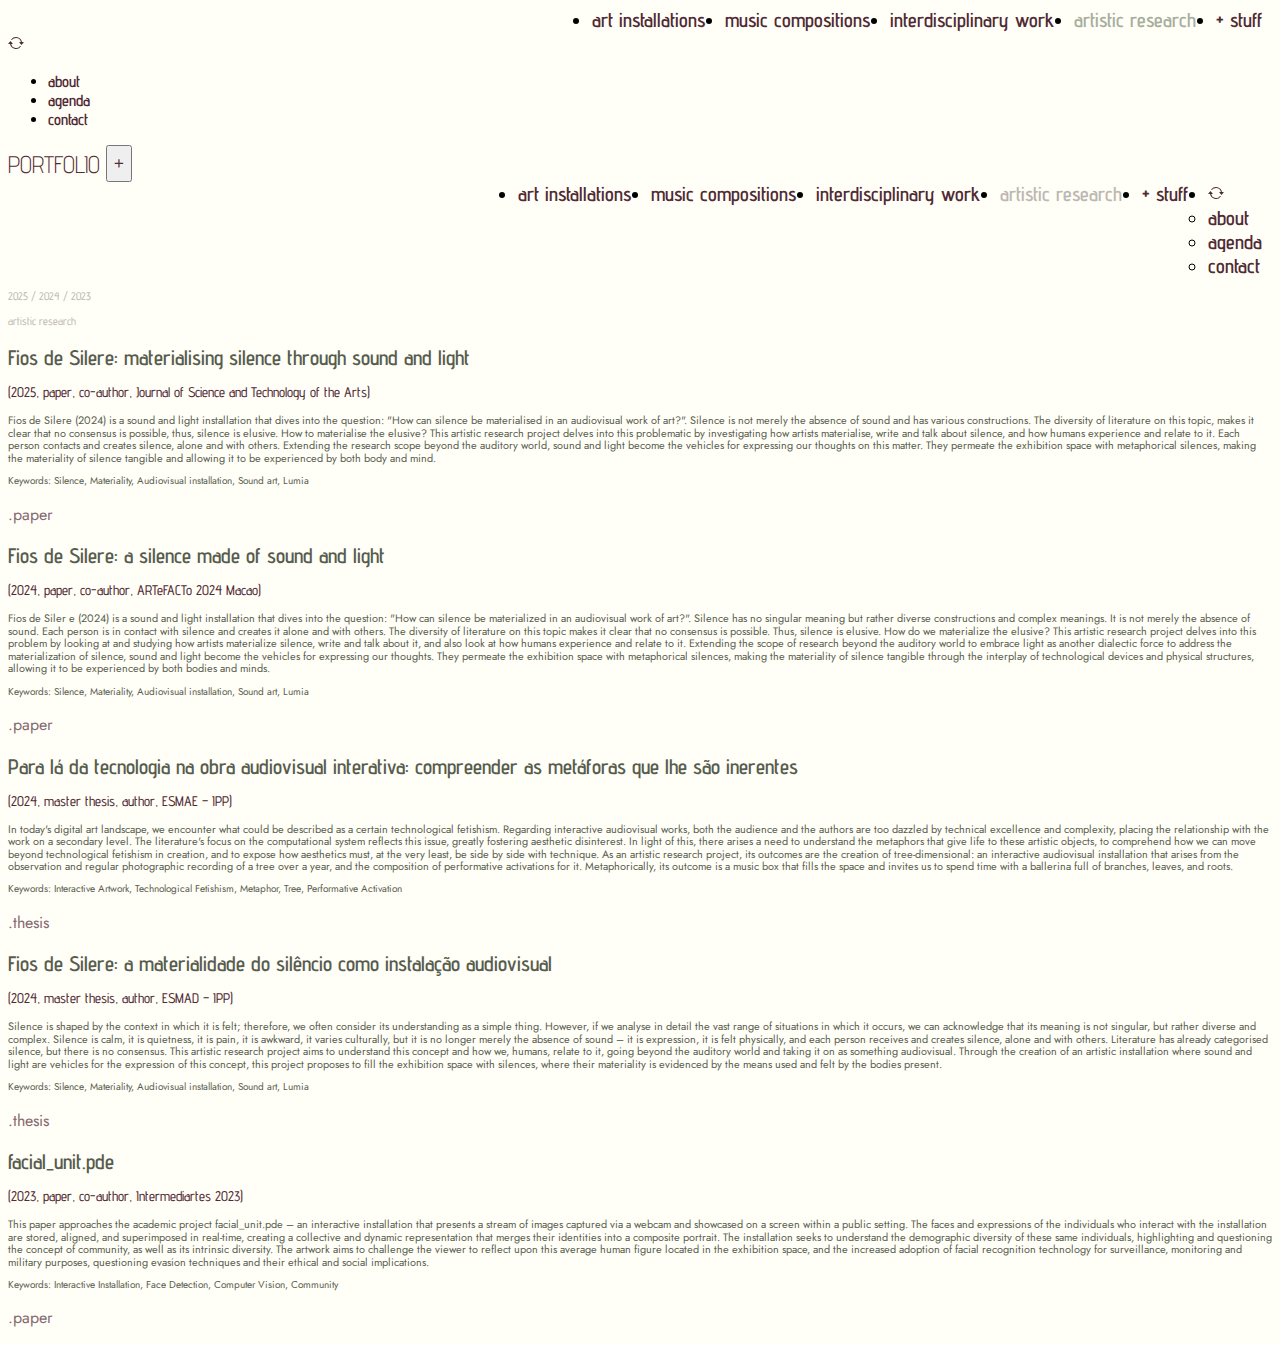
<file: research.html>
<!DOCTYPE html>
<html lang="en">

<head>
    <meta charset="UTF-8">
    <meta name="viewport" content="width=device-width, initial-scale=1.0">
    <title>Ema Ferreira</title>

    <!-- Google Font -->
    <link rel="preconnect" href="https://fonts.googleapis.com">
    <link rel="preconnect" href="https://fonts.gstatic.com" crossorigin>

    <!-- font-family: 'Advent Pro', sans-serif; -->
    <link
        href="https://fonts.googleapis.com/css2?family=Advent+Pro:ital,wght@0,100;0,200;0,300;0,400;0,500;0,600;0,700;0,800;0,900;1,100;1,200;1,300;1,400;1,500;1,600;1,700;1,800;1,900&display=swap"
        rel="stylesheet">

    <!-- font-family: 'Jost', sans-serif; -->
    <link
        href="https://fonts.googleapis.com/css2?family=Jost:ital,wght@0,100;0,200;0,300;0,400;0,500;0,600;0,700;0,800;0,900;1,100;1,200;1,300;1,400;1,500;1,600;1,700;1,800;1,900&display=swap"
        rel="stylesheet">

    <!-- Bootstrap stylessheet link -->
    <link href="https://cdn.jsdelivr.net/npm/bootstrap@5.3.1/dist/css/bootstrap.min.css" rel="stylesheet"
        integrity="sha384-4bw+/aepP/YC94hEpVNVgiZdgIC5+VKNBQNGCHeKRQN+PtmoHDEXuppvnDJzQIu9" crossorigin="anonymous">

    <!-- my own stylesheet -->
    <link rel="stylesheet" href="./styles/styles.css">
    <link rel="stylesheet" href="./styles/portfolio.css">

</head>

<body>
    <!-- navbar top: portfolio -->
    <nav class="navbar fixed-top navbar-expand-lg d-none d-lg-block">
        <div class="container-fluid">
            <ul class="navbar-nav me-auto mb-2 mb-md-0" id="portNavBarContent">
                <li class="nav-item">
                    <a class="nav-link" href="./installations.html">art installations</a>
                </li>
                <li class="nav-item">
                    <a class="nav-link" href="./compositions.html">music compositions</a>
                </li>
                <li class="nav-item">
                    <a class="nav-link" href="./interdisciplinary.html">interdisciplinary work</a>
                </li>
                <!--                 <li class="nav-item">
                    <a class="nav-link" href="./pedagogics.html">pedagogical projects</a>
                </li> -->
                <li class="nav-item">
                    <a class="nav-link active" href="./research.html">artistic research</a>
                </li>
                <li class="nav-item">
                    <a class="nav-link" href="./otherProjects.html">+ stuff</a>
                </li>
            </ul>
        </div>
    </nav>

    <!-- navbar down: main navbar -->

    <nav class="navbar fixed-bottom navbar-expand-lg d-none d-lg-block">
        <div class="container-fluid">
            <a class="navbar-brand" href="#" id="bottomNavbarTitle"><svg xmlns="http://www.w3.org/2000/svg" width="16"
                    height="16" fill="currentColor" class="bi bi-arrow-repeat" viewBox="0 0 16 16">
                    <path
                        d="M11.534 7h3.932a.25.25 0 0 1 .192.41l-1.966 2.36a.25.25 0 0 1-.384 0l-1.966-2.36a.25.25 0 0 1 .192-.41zm-11 2h3.932a.25.25 0 0 0 .192-.41L2.692 6.23a.25.25 0 0 0-.384 0L.342 8.59A.25.25 0 0 0 .534 9z" />
                    <path fill-rule="evenodd"
                        d="M8 3c-1.552 0-2.94.707-3.857 1.818a.5.5 0 1 1-.771-.636A6.002 6.002 0 0 1 13.917 7H12.9A5.002 5.002 0 0 0 8 3zM3.1 9a5.002 5.002 0 0 0 8.757 2.182.5.5 0 1 1 .771.636A6.002 6.002 0 0 1 2.083 9H3.1z" />
                </svg></a>
            <ul class="navbar-nav me-auto mb-2 mb-md-0" id="bottomNavbar">
                <li class="nav-item">
                    <a class="nav-link" href="./about.html">about</a>
                </li>
                <li class="nav-item">
                    <a class="nav-link" href="./agenda.html">agenda</a>
                </li>
                <li class="nav-item">
                    <a class="nav-link" href="./contact.html">contact</a>
                </li>
        </div>
    </nav>

    <!-- collapsed navbar: main navbar -->
    <nav class="navbar fixed-top  navbar-expand-lg d-lg-none" id="mainNavBar">
        <div class="container-fluid">
            <a class="navbar-brand" href="#">PORTFOLIO</a>
            <button class="navbar-toggler border-0 shadow-none custom-toggler" type="button" data-bs-toggle="collapse"
                data-bs-target="#navbarSupportedContent" aria-controls="navbarSupportedContent" aria-expanded="false"
                aria-label="Toggle navigation" id="buttonT">
                <span id="iconT">+</span>
            </button>

            <div class="collapse navbar-collapse" id="navbarSupportedContent">
                <ul class="navbar-nav me-auto mb-2 mb-md-0" id="mainNavBarContent">

                    <li class="nav-item">
                        <a class="nav-link" href="./installations.html">art installations</a>
                    </li>
                    <li class="nav-item">
                        <a class="nav-link" href="./compositions.html">music compositions</a>
                    </li>
                    <li class="nav-item">
                        <a class="nav-link" href="./interdisciplinary.html">interdisciplinary work</a>
                    </li>
                    <!--                     <li class="nav-item">
                        <a class="nav-link" href="./pedagogics.html">pedagogical projects</a>
                    </li> -->
                    <li class="nav-item">
                        <a class="nav-link active" href="./research.html">artistic research</a>
                    </li>
                    <li class="nav-item">
                        <a class="nav-link" href="./otherProjects.html">+ stuff</a>
                    </li>


                    <li class="nav-item dropdown-center d-lg-none" id="portfolioDropdown">
                        <a class="nav-link dropdown-toggle" href="#" role="button" data-bs-toggle="dropdown"
                            aria-expanded="false" id="dropDownReturn"><svg xmlns="http://www.w3.org/2000/svg" width="16"
                                height="16" fill="currentColor" class="bi bi-arrow-repeat" viewBox="0 0 16 16">
                                <path
                                    d="M11.534 7h3.932a.25.25 0 0 1 .192.41l-1.966 2.36a.25.25 0 0 1-.384 0l-1.966-2.36a.25.25 0 0 1 .192-.41zm-11 2h3.932a.25.25 0 0 0 .192-.41L2.692 6.23a.25.25 0 0 0-.384 0L.342 8.59A.25.25 0 0 0 .534 9z" />
                                <path fill-rule="evenodd"
                                    d="M8 3c-1.552 0-2.94.707-3.857 1.818a.5.5 0 1 1-.771-.636A6.002 6.002 0 0 1 13.917 7H12.9A5.002 5.002 0 0 0 8 3zM3.1 9a5.002 5.002 0 0 0 8.757 2.182.5.5 0 1 1 .771.636A6.002 6.002 0 0 1 2.083 9H3.1z" />
                            </svg>
                        </a>
                        <ul class="dropdown-menu">
                            <li> <a class="dropdown-item" href="./about.html">about</a></li>
                            <li><a class="dropdown-item" href="./agenda.html">agenda</a></li>
                            <li><a class="dropdown-item" href="./contact.html">contact</a></li>
                        </ul>
                    </li>
            </div>
        </div>
    </nav>

    <main class="container-fluid my-5 scrollMargin" id="portContainer">
        <!-- DEFINIÇÕES DAS IMAGENS: 300pi de definição; 1512px por 1512px; 32bit -->

        <!-- SUBMENU -->
        <section class="sticky-top row align-items-center justify-content-center px-2 pe-sm-4 px-md-1 px-xl-3 py-0 py-1"
            id="subMenuPortfolioSections">
            <div class="col-6 col-md-12 col-lg-10 col-xxl-8 text-start text-md-start p-0 m-0 px-1 px-md-1 ">
                <p class="p-0 m-0"><a href="#ano2025">2025</a> / <a href="#ano2024">2024</a> / <a
                        href="#ano2023">2023</a></p>
            </div>
            <div class="col-6 d-md-none text-end p-0 m-0 px-1 px-md-1 ">
                <p class="p-0 m-0">artistic research</p>
            </div>
        </section>

        <!-- CONTEUDO - apenas este 1º tem margem top -->
        <section class="row align-items-center justify-content-center px-1 px-xl-3 pt-1 pt-md-2" id="ano2025">

            <div class="col-12 col-lg-10 col-xxl-8 text-start text-md-start p-0 m-0 px-1 px-md-1">
                <h2 class="smallH2">Fios de Silere: materialising silence through sound and light</h2>
                <h3>(2025, paper, co-author, Journal of Science and Technology of the Arts)</h3>

                <div class="row align-items-start h-75 p-0 m-0">
                    <div class="col-12 align-items-center m-0 p-0">

                        <p class="descriptiveMem p-0 m-0 ">
                            Fios de Silere (2024) is a sound and light installation that dives into the question: "How
                            can silence be materialised in an audiovisual work of art?". Silence is not merely the
                            absence of sound and has various constructions. The diversity of literature on this topic,
                            makes it clear that no consensus is possible, thus, silence is elusive. How to materialise
                            the elusive? This artistic research project delves into this problematic by investigating
                            how artists materialise, write and talk about silence, and how humans experience and relate
                            to it. Each person contacts and creates silence, alone and with others. Extending the
                            research scope beyond the auditory world, sound and light become the vehicles for expressing
                            our thoughts on this matter. They permeate the exhibition space with metaphorical silences,
                            making the materiality of silence tangible and allowing it to be experienced by both body
                            and mind.
                        </p>

                        <p class="descriptiveMemOthers typeOfWork p-0">
                            Keywords: Silence, Materiality, Audiovisual installation, Sound art, Lumia

                        <p class="bottomLinksResearch p-0 m-0 pt-3 px-0"><a
                                href="https://revistas.ucp.pt/index.php/jsta/article/view/17598"
                                target="_blank">.paper</a>
                        </p>


                    </div>
                </div>
            </div>
        </section>


        <!-- CONTEUDO -->
        <section class="row align-items-center justify-content-center px-1 px-xl-3 pt-5" id="ano2024">
            <div class="col-12 col-lg-10 col-xxl-8 text-start text-md-start p-0 m-0 px-1 px-md-1">
                <h2 class="smallH2">Fios de Silere: a silence made of sound and light</h2>
                <h3>(2024, paper, co-author, ARTeFACTo 2024 Macao)</h3>

                <div class="row align-items-start h-75 p-0 m-0">
                    <div class="col-12 align-items-center m-0 p-0">

                        <p class="descriptiveMem p-0 m-0 ">
                            Fios de Siler e (2024) is a sound and light installation that dives into the question: "How
                            can silence be materialized in an audiovisual work of art?". Silence has no singular meaning
                            but rather diverse constructions and complex meanings. It is not merely the absence of
                            sound. Each person is in contact with silence and creates it alone and with others. The
                            diversity of literature on this topic makes it clear that no consensus is possible. Thus,
                            silence is elusive. How do we materialize the elusive? This artistic research project
                            delves into this problem by looking at and studying how artists materialize silence, write
                            and talk about it, and also look at how humans experience and relate to it. Extending the
                            scope of research beyond the auditory world to embrace light as another dialectic force to
                            address the materialization of silence, sound and light become the vehicles for expressing
                            our thoughts. They permeate the exhibition space with metaphorical silences, making the
                            materiality of silence tangible through the interplay of technological devices and physical
                            structures, allowing it to be experienced by both bodies and minds.
                        </p>

                        <p class="descriptiveMemOthers typeOfWork p-0">
                            Keywords: Silence, Materiality, Audiovisual installation, Sound art, Lumia

                        <p class="bottomLinksResearch p-0 m-0 pt-3 px-0"><a
                                href="https://books.usj.edu.mo/index.php/usj-acaedemicpress/catalog/view/27/83/135"
                                target="_blank">.paper</a>
                        </p>


                    </div>
                </div>
            </div>
        </section>

        <!-- CONTEUDO -->
        <section class="row align-items-center justify-content-center px-1 px-xl-3 pt-5">
            <div class="col-12 col-lg-10 col-xxl-8 text-start text-md-start p-0 m-0 px-1 px-md-1">
                <h2 class="smallH2">Para lá da tecnologia na obra audiovisual interativa: compreender as metáforas que lhe são
                    inerentes</h2>
                <h3>(2024, master thesis, author, ESMAE – IPP)</h3>

                <div class="row align-items-start h-75 p-0 m-0">
                    <div class="col-12 align-items-center m-0 p-0">

                        <p class="descriptiveMem p-0 m-0 ">
                            In today's digital art landscape, we encounter what could be described as a certain
                            technological fetishism. Regarding interactive audiovisual works, both the audience and the
                            authors are too dazzled by technical excellence and complexity, placing the relationship
                            with the work on a secondary level. The literature's focus on the computational system
                            reflects this issue, greatly fostering aesthetic disinterest. In light of this, there arises
                            a need to understand the metaphors that give life to these artistic objects, to comprehend
                            how we can move beyond technological fetishism in creation, and to expose how aesthetics
                            must, at the very least, be side by side with technique. As an artistic research project,
                            its outcomes are the creation of tree-dimensional: an interactive audiovisual installation
                            that arises from the observation and regular photographic recording of a tree over a year,
                            and the composition of performative activations for it. Metaphorically, its outcome is a
                            music box that fills the space and invites us to spend time with a ballerina full of
                            branches, leaves, and roots.
                        </p>

                        <p class="descriptiveMemOthers typeOfWork p-0">
                            Keywords: Interactive Artwork, Technological Fetishism, Metaphor, Tree, Performative
                            Activation
                        <p class="bottomLinksResearch p-0 m-0 pt-3 px-0"><a
                                href="https://research.esmae.ipp.pt/para-la-da-tecnologia-na-obra-audiovisual-interativa/"
                                target="_blank">.thesis</a>
                        </p>


                    </div>
                </div>
            </div>
        </section>


        <!-- CONTEUDO -->
        <section class="row align-items-center justify-content-center px-1 px-xl-3 pt-5">
            <div class="col-12 col-lg-10 col-xxl-8 text-start text-md-start p-0 m-0 px-1 px-md-1">
                <h2 class="smallH2">Fios de Silere: a materialidade do silêncio como instalação audiovisual</h2>
                <h3>(2024, master thesis, author, ESMAD – IPP)</h3>

                <div class="row align-items-start h-75 p-0 m-0">
                    <div class="col-12 align-items-center m-0 p-0">

                        <p class="descriptiveMem p-0 m-0 ">
                            Silence is shaped by the context in which it is felt; therefore, we often consider its
                            understanding as a simple thing. However, if we analyse in detail the vast range of
                            situations in which it occurs, we can acknowledge that its meaning is not singular, but
                            rather diverse and complex. Silence is calm, it is quietness, it is pain, it is awkward, it
                            varies culturally, but it is no longer merely the absence of sound – it is expression, it is
                            felt physically, and each person receives and creates silence, alone and with others.
                            Literature has already categorised silence, but there is no consensus. This artistic
                            research project aims to understand this concept and how we, humans, relate to it, going
                            beyond the auditory world and taking it on as something audiovisual. Through the
                            creation of an artistic installation where sound and light are vehicles for the expression
                            of this concept, this project proposes to fill the exhibition space with silences, where
                            their
                            materiality is evidenced by the means used and felt by the bodies present.
                        </p>

                        <p class="descriptiveMemOthers typeOfWork p-0">
                            Keywords: Silence, Materiality, Audiovisual installation, Sound art, Lumia

                        <p class="bottomLinksResearch p-0 m-0 pt-3 px-0"><a href="http://hdl.handle.net/10400.22/25867"
                                target="_blank">.thesis</a>
                        </p>


                    </div>
                </div>
            </div>
        </section>

        <!-- CONTEUDO -->
        <section class="row align-items-center justify-content-center px-1 px-xl-3 pt-5" id="ano2023">
            <div class="col-12 col-lg-10 col-xxl-8 text-start text-md-start p-0 m-0 px-1 px-md-1">
                <h2 class="smallH2">facial_unit.pde</h2>
                <h3>(2023, paper, co-author, Intermediartes 2023)</h3>

                <div class="row align-items-start h-75 p-0 m-0">
                    <div class="col-12 align-items-center m-0 p-0">

                        <p class="descriptiveMem p-0 m-0 ">
                            This paper approaches the academic project
                            facial_unit.pde – an interactive installation that
                            presents a stream of images captured via a webcam
                            and showcased on a screen within a public setting.
                            The faces and expressions of the individuals who
                            interact with the installation are stored, aligned, and
                            superimposed in real-time, creating a collective and
                            dynamic representation that merges their identities
                            into a composite portrait. The installation seeks
                            to understand the demographic diversity of these
                            same individuals, highlighting and questioning
                            the concept of community, as well as its intrinsic
                            diversity. The artwork aims to challenge the viewer
                            to reflect upon this average human figure located
                            in the exhibition space, and the increased adoption
                            of facial recognition technology for surveillance,
                            monitoring and military purposes, questioning
                            evasion techniques and their ethical and social
                            implications.
                        </p>

                        <p class="descriptiveMemOthers typeOfWork p-0">
                            Keywords: Interactive Installation, Face Detection, Computer Vision, Community
                        </p>

                        <p class="bottomLinksResearch p-0 m-0 pt-3 px-0"><a
                                href="https://intermediartes.com/Proceedings/IMA_2023_atas_spreads.pdf"
                                target="_blank">.paper</a>
                        </p>


                    </div>
                </div>

            </div>
        </section>


    </main>

    <script src="https://cdn.jsdelivr.net/npm/bootstrap@5.3.1/dist/js/bootstrap.bundle.min.js"
        integrity="sha384-HwwvtgBNo3bZJJLYd8oVXjrBZt8cqVSpeBNS5n7C8IVInixGAoxmnlMuBnhbgrkm"
        crossorigin="anonymous"></script>
    <script src="./js/index.js"></script>
    <script src="./js/portfolio.js"></script>
</body>

</html>
</file>
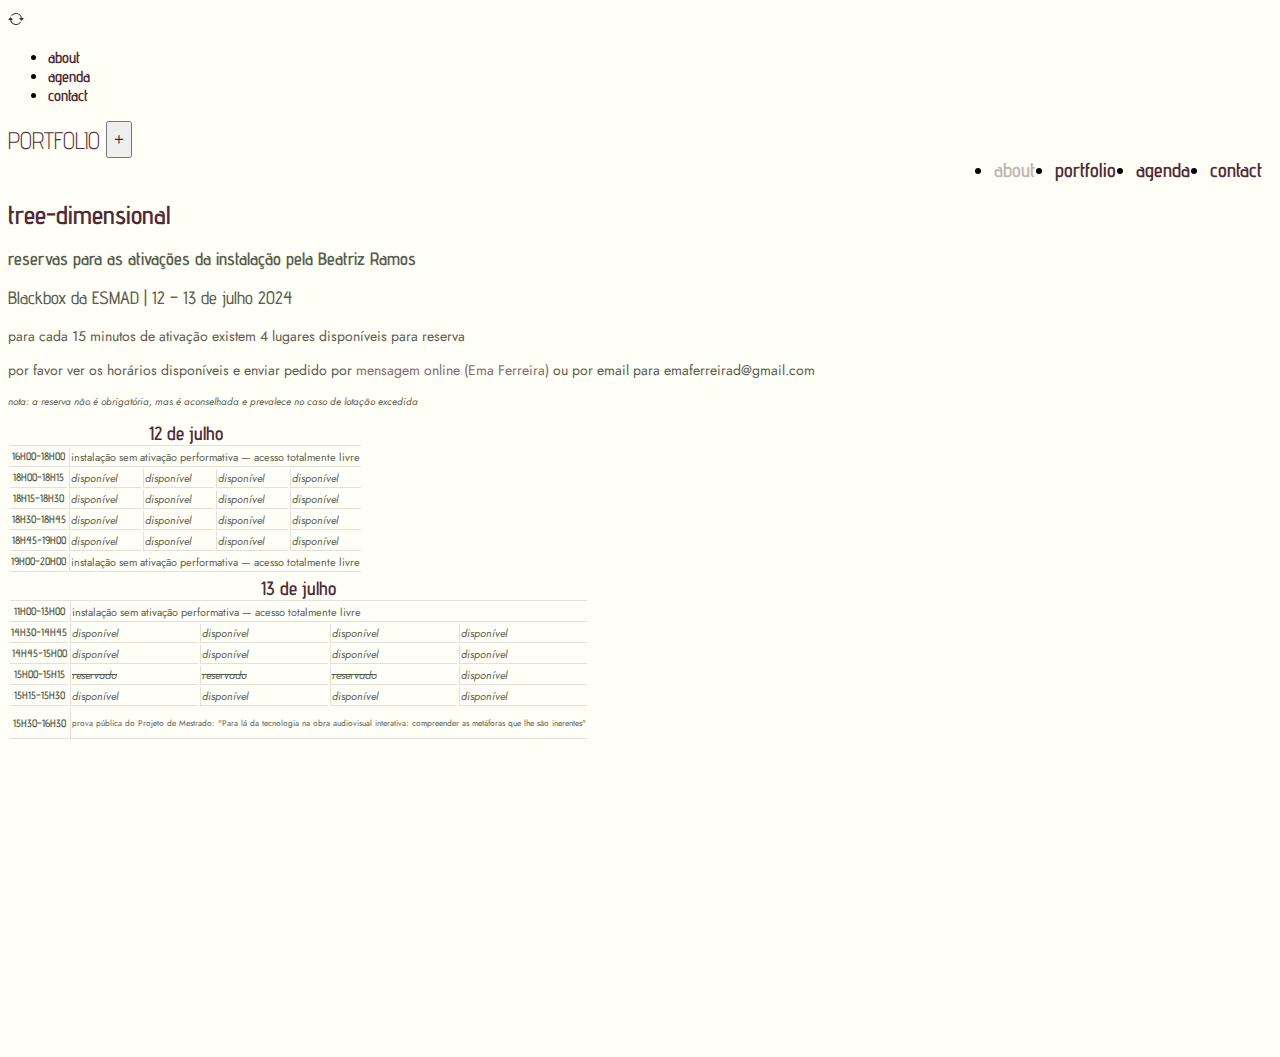
<file: treeDimensional_reservas.html>
<!DOCTYPE html>
<html lang="en">

<head>
    <meta charset="UTF-8">
    <meta name="viewport" content="width=device-width, initial-scale=1.0">
    <title>Ema Ferreira</title>

    <!-- Google Font -->
    <link rel="preconnect" href="https://fonts.googleapis.com">
    <link rel="preconnect" href="https://fonts.gstatic.com" crossorigin>

    <!-- font-family: 'Advent Pro', sans-serif; -->
    <link
        href="https://fonts.googleapis.com/css2?family=Advent+Pro:ital,wght@0,100;0,200;0,300;0,400;0,500;0,600;0,700;0,800;0,900;1,100;1,200;1,300;1,400;1,500;1,600;1,700;1,800;1,900&display=swap"
        rel="stylesheet">

    <!-- font-family: 'Jost', sans-serif; -->
    <link
        href="https://fonts.googleapis.com/css2?family=Jost:ital,wght@0,100;0,200;0,300;0,400;0,500;0,600;0,700;0,800;0,900;1,100;1,200;1,300;1,400;1,500;1,600;1,700;1,800;1,900&display=swap"
        rel="stylesheet">

    <!-- Bootstrap stylessheet link -->
    <link href="https://cdn.jsdelivr.net/npm/bootstrap@5.3.1/dist/css/bootstrap.min.css" rel="stylesheet"
        integrity="sha384-4bw+/aepP/YC94hEpVNVgiZdgIC5+VKNBQNGCHeKRQN+PtmoHDEXuppvnDJzQIu9" crossorigin="anonymous">

    <!-- my own stylesheet -->
    <link rel="stylesheet" href="./styles/styles.css">
    <link rel="stylesheet" href="./styles/portfolio.css">
    <link rel="stylesheet" href="./styles/reservations.css">

</head>

<body>


    <!-- navbar down: main navbar -->

    <nav class="navbar fixed-bottom navbar-expand-md d-none d-md-block">
        <div class="container-fluid">
            <a class="navbar-brand al" href="#" id="bottomNavbarTitle"> <svg xmlns="http://www.w3.org/2000/svg"
                    width="16" height="16" fill="currentColor" class="bi bi-arrow-repeat" viewBox="0 0 16 16">
                    <path
                        d="M11.534 7h3.932a.25.25 0 0 1 .192.41l-1.966 2.36a.25.25 0 0 1-.384 0l-1.966-2.36a.25.25 0 0 1 .192-.41zm-11 2h3.932a.25.25 0 0 0 .192-.41L2.692 6.23a.25.25 0 0 0-.384 0L.342 8.59A.25.25 0 0 0 .534 9z" />
                    <path fill-rule="evenodd"
                        d="M8 3c-1.552 0-2.94.707-3.857 1.818a.5.5 0 1 1-.771-.636A6.002 6.002 0 0 1 13.917 7H12.9A5.002 5.002 0 0 0 8 3zM3.1 9a5.002 5.002 0 0 0 8.757 2.182.5.5 0 1 1 .771.636A6.002 6.002 0 0 1 2.083 9H3.1z" />
                </svg></a>
            <ul class="navbar-nav me-auto mb-2 mb-md-0" id="bottomNavbar">
                <li class="nav-item">
                    <a class="nav-link" href="./about.html">about</a>
                </li>
                <li class="nav-item">
                    <a class="nav-link" href="./agenda.html">agenda</a>
                </li>
                <li class="nav-item">
                    <a class="nav-link" href="./contact.html">contact</a>
                </li>
        </div>
    </nav>

    <!-- collapsed navbar: main navbar -->
    <nav class="navbar fixed-top navbar-expand-md d-md-none" id="mainNavBar">
        <div class="container-fluid">
            <a class="navbar-brand" href="#">PORTFOLIO</a>
            <button class="navbar-toggler border-0 shadow-none custom-toggler" type="button" data-bs-toggle="collapse"
                data-bs-target="#navbarSupportedContent" aria-controls="navbarSupportedContent" aria-expanded="false"
                aria-label="Toggle navigation" id="buttonT">
                <span id="iconT">+</span>
            </button>

            <div class="collapse navbar-collapse" id="navbarSupportedContent">
                <ul class="navbar-nav me-auto mb-2 mb-md-0 nav" id="mainNavBarContent">
                    <li class="nav-item">
                        <a class="nav-link active" href="./about.html">about</a>
                    </li>
                    <li class="nav-item" id="portfolioButton">
                        <a class="nav-link" href="./installations.html">portfolio</a>
                    </li>
                    <li class="nav-item">
                        <a class="nav-link" href="./agenda.html">agenda</a>
                    </li>
                    <li class="nav-item">
                        <a class="nav-link" href="./contact.html">contact</a>
                    </li>

            </div>
        </div>
    </nav>

    <main class="container-fluid" id="portContainer">

        <div class="row full-page align-items-center justify-content-center pe-1 pe-sm-3 pe-md-0">


            <!-- CONTEUDO -->
            <section class="row align-items-center justify-content-center px-1 px-xl-3 py-5 py-md-0">
                <div class="row align-items-center justify-content-center mb-2 p-0">
                    <h1 class="col-12 text-center">tree-dimensional</h1>
                    <h2 class="col-12 text-center">reservas para as ativações da instalação pela Beatriz Ramos</h2>
                    <h3 class="col-12 text-center mb-5">Blackbox da ESMAD | 12 – 13 de julho 2024 </h3>
                    <div class="col-0 col-md-2 col-lg-3"></div>
                    <div class="col-md-8 col-lg-6">
                        <p class="texto-topo mb-0">para cada 15 minutos de ativação existem 4 lugares disponíveis para
                            reserva</p>
                        <p class="texto-topo mb-1">por favor ver os horários disponíveis
                            e enviar pedido por <a href="./contact.html">mensagem online (Ema Ferreira)</a> ou por email para
                            emaferreirad@gmail.com
                        </p>
                        <p id="nota"><i>nota: a reserva não é obrigatória, mas é aconselhada e prevalece no caso de
                                lotação excedida</i></p>
                    </div>
                    <div class="col-0 col-md-2 col-lg-3"></div>
                </div>

                <!-- TABLE -->

                <div class="col-md-8 col-lg-6 align-items-stretch justify-content-center m-0 p-0">
                    <!-- 12 julho -->
                    <table class="table">
                        <thead>
                            <tr>
                                <th scope="col" class=" diaExpo" colspan="5">12 de julho</th>
                            </tr>
                        </thead>
                        <tbody>
                            <tr>
                                <th scope="row" class="mt-0 mb-0 pt-0 pb-0">16H00–18H00</th>
                                <td class="estado text-center m-0 p-0" colspan="5">instalação sem ativação
                                    performativa — acesso totalmente livre</td>

                            </tr>
                            <tr>
                                <th scope="row" class="mt-0 mb-0 pt-0 pb-0">18H00–18H15</th>
                                <td class="estado text-center m-0 p-0"><i>disponível</i></td>
                                <td class="estado text-center m-0 p-0"><i>disponível</i></td>
                                <td class="estado text-center m-0 p-0"><i>disponível</i></td>
                                <td class="estado text-center m-0 p-0"><i>disponível</i></td>
                            </tr>
                            <tr>
                                <th scope="row" class="mt-0 mb-0 pt-0 pb-0">18H15–18H30</th>
                                <td class="estado text-center m-0 p-0"><i>disponível</i></td>
                                <td class="estado text-center m-0 p-0"><i>disponível</i></td>
                                <td class="estado text-center m-0 p-0"><i>disponível</i></td>
                                <td class="estado text-center m-0 p-0"><i>disponível</i></td>
                            </tr>
                            <tr>
                                <th scope="row" class="mt-0 mb-0 pt-0 pb-0">18H30–18H45</th>
                                <td class="estado text-center m-0 p-0"><i>disponível</i></td>
                                <td class="estado text-center m-0 p-0"><i>disponível</i></td>
                                <td class="estado text-center m-0 p-0"><i>disponível</i></td>
                                <td class="estado text-center m-0 p-0"><i>disponível</i></td>
                            </tr>
                            <tr>
                                <th scope="row" class="mt-0 mb-0 pt-0 pb-0">18H45–19H00</th>
                                <td class="estado text-center m-0 p-0"><i>disponível</i></td>
                                <td class="estado text-center m-0 p-0"><i>disponível</i></td>
                                <td class="estado text-center m-0 p-0"><i>disponível</i></td>
                                <td class="estado text-center m-0 p-0"><i>disponível</i></td>
                            </tr>
                            <tr>
                                <th scope="row" class="mt-0 mb-0 pt-0 pb-0">19H00–20H00</th>
                                <td class="estado text-center m-0 p-0" colspan="5">instalação sem ativação
                                    performativa — acesso totalmente livre</td>

                            </tr>

                        </tbody>
                    </table>

                    <!-- 13 julho -->
                    <table class="table">
                        <thead>
                            <tr>
                                <th scope="col" class=" diaExpo" colspan="6">13 de julho</th>
                            </tr>
                        </thead>
                        <tbody>
                            <tr>
                                <th scope="row" class="mt-0 mb-0 pt-0 pb-0">11H00–13H00</th>
                                <td class="estado text-center m-0 p-0" colspan="5">instalação sem ativação
                                    performativa — acesso totalmente livre</td>

                            </tr>
                            <tr>
                                <th scope="row" class="mt-0 mb-0 pt-0 pb-0">14H30–14H45</th>
                                <td class="estado text-center m-0 p-0"><i>disponível</i></td>
                                <td class="estado text-center m-0 p-0"><i>disponível</i></td>
                                <td class="estado text-center m-0 p-0"><i>disponível</i></td>
                                <td class="estado text-center m-0 p-0"><i>disponível</i></td>
                            </tr>
                            <tr>
                                <th scope="row" class="mt-0 mb-0 pt-0 pb-0">14H45–15H00</th>
                                <td class="estado text-center m-0 p-0"><i>disponível</i></td>
                                <td class="estado text-center m-0 p-0"><i>disponível</i></td>
                                <td class="estado text-center m-0 p-0"><i>disponível</i></td>
                                <td class="estado text-center m-0 p-0"><i>disponível</i></td>
                            </tr>
                            <tr>
                                <th scope="row" class="mt-0 mb-0 pt-0 pb-0">15H00–15H15</th>
                                <td class="estado reservado text-center m-0 p-0"><i>reservado</i></td>
                                <td class="estado reservado text-center m-0 p-0"><i>reservado</i></td>
                                <td class="estado reservado text-center m-0 p-0"><i>reservado</i></td>
                                <td class="estado text-center m-0 p-0"><i>disponível</i></td>
                            </tr>
                            <tr>
                                <th scope="row" class="mt-0 mb-0 pt-0 pb-0">15H15–15H30</th>
                                <td class="estado text-center m-0 p-0"><i>disponível</i></td>
                                <td class="estado text-center m-0 p-0"><i>disponível</i></td>
                                <td class="estado text-center m-0 p-0"><i>disponível</i></td>
                                <td class="estado text-center m-0 p-0"><i>disponível</i></td>
                            </tr>
                            <tr>
                                <th scope="row" class="mt-0 mb-0 pt-0 pb-0">15H30–16H30</th>
                                <td class="estado text-center m-0 p-0" colspan="5">
                                    <p class="p-0 m-0" id="prova">prova pública do Projeto de Mestrado:
                                   
                                        "Para lá da tecnologia na obra audiovisual interativa: compreender as metáforas
                                        que lhe são inerentes"</p>
                                </td>

                            </tr>

                        </tbody>
                    </table>


                </div>


            </section>


        </div>




        <!-- DIVISOR -->
        <!-- <div class="row align-items-center justify-content-start">
            <div class="col-12 col-md-5 text-center text-md-end p-4 px-md-2">
                <img src="./images/ondaWebsite_h.png" alt="img-fluid float-center" class="divisorOndaSolo">
            </div>
        </div> -->
    </main>



    <script src="https://cdn.jsdelivr.net/npm/bootstrap@5.3.1/dist/js/bootstrap.bundle.min.js"
        integrity="sha384-HwwvtgBNo3bZJJLYd8oVXjrBZt8cqVSpeBNS5n7C8IVInixGAoxmnlMuBnhbgrkm"
        crossorigin="anonymous"></script>
    <script src="./js/index.js"></script>
    <script src="./js/portfolio.js"></script>
</body>

</html>
</file>
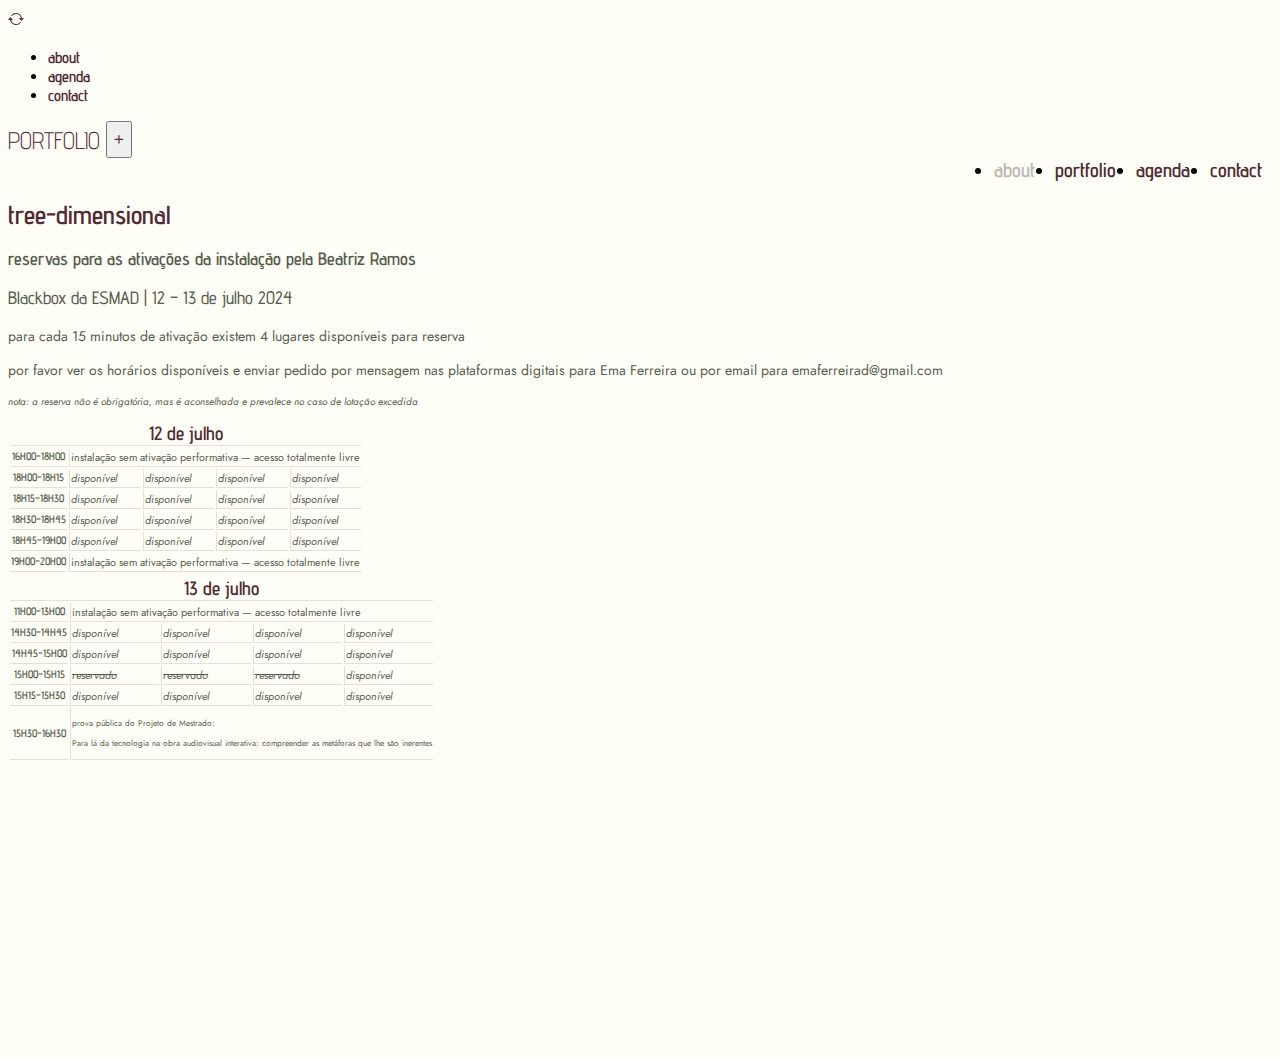
<file: treeDimensional_reservations.html>
<!DOCTYPE html>
<html lang="en">

<head>
    <meta charset="UTF-8">
    <meta name="viewport" content="width=device-width, initial-scale=1.0">
    <title>Ema Ferreira</title>

    <!-- Google Font -->
    <link rel="preconnect" href="https://fonts.googleapis.com">
    <link rel="preconnect" href="https://fonts.gstatic.com" crossorigin>

    <!-- font-family: 'Advent Pro', sans-serif; -->
    <link
        href="https://fonts.googleapis.com/css2?family=Advent+Pro:ital,wght@0,100;0,200;0,300;0,400;0,500;0,600;0,700;0,800;0,900;1,100;1,200;1,300;1,400;1,500;1,600;1,700;1,800;1,900&display=swap"
        rel="stylesheet">

    <!-- font-family: 'Jost', sans-serif; -->
    <link
        href="https://fonts.googleapis.com/css2?family=Jost:ital,wght@0,100;0,200;0,300;0,400;0,500;0,600;0,700;0,800;0,900;1,100;1,200;1,300;1,400;1,500;1,600;1,700;1,800;1,900&display=swap"
        rel="stylesheet">

    <!-- Bootstrap stylessheet link -->
    <link href="https://cdn.jsdelivr.net/npm/bootstrap@5.3.1/dist/css/bootstrap.min.css" rel="stylesheet"
        integrity="sha384-4bw+/aepP/YC94hEpVNVgiZdgIC5+VKNBQNGCHeKRQN+PtmoHDEXuppvnDJzQIu9" crossorigin="anonymous">

    <!-- my own stylesheet -->
    <link rel="stylesheet" href="./styles/styles.css">
    <link rel="stylesheet" href="./styles/portfolio.css">
    <link rel="stylesheet" href="./styles/reservations.css">

</head>

<body>


    <!-- navbar down: main navbar -->

    <nav class="navbar fixed-bottom navbar-expand-md d-none d-md-block">
        <div class="container-fluid">
            <a class="navbar-brand al" href="#" id="bottomNavbarTitle"> <svg xmlns="http://www.w3.org/2000/svg"
                    width="16" height="16" fill="currentColor" class="bi bi-arrow-repeat" viewBox="0 0 16 16">
                    <path
                        d="M11.534 7h3.932a.25.25 0 0 1 .192.41l-1.966 2.36a.25.25 0 0 1-.384 0l-1.966-2.36a.25.25 0 0 1 .192-.41zm-11 2h3.932a.25.25 0 0 0 .192-.41L2.692 6.23a.25.25 0 0 0-.384 0L.342 8.59A.25.25 0 0 0 .534 9z" />
                    <path fill-rule="evenodd"
                        d="M8 3c-1.552 0-2.94.707-3.857 1.818a.5.5 0 1 1-.771-.636A6.002 6.002 0 0 1 13.917 7H12.9A5.002 5.002 0 0 0 8 3zM3.1 9a5.002 5.002 0 0 0 8.757 2.182.5.5 0 1 1 .771.636A6.002 6.002 0 0 1 2.083 9H3.1z" />
                </svg></a>
            <ul class="navbar-nav me-auto mb-2 mb-md-0" id="bottomNavbar">
                <li class="nav-item">
                    <a class="nav-link" href="./about.html">about</a>
                </li>
                <li class="nav-item">
                    <a class="nav-link" href="./agenda.html">agenda</a>
                </li>
                <li class="nav-item">
                    <a class="nav-link" href="./contact.html">contact</a>
                </li>
        </div>
    </nav>

    <!-- collapsed navbar: main navbar -->
    <nav class="navbar fixed-top navbar-expand-md d-md-none" id="mainNavBar">
        <div class="container-fluid">
            <a class="navbar-brand" href="#">PORTFOLIO</a>
            <button class="navbar-toggler border-0 shadow-none custom-toggler" type="button" data-bs-toggle="collapse"
                data-bs-target="#navbarSupportedContent" aria-controls="navbarSupportedContent" aria-expanded="false"
                aria-label="Toggle navigation" id="buttonT">
                <span id="iconT">+</span>
            </button>

            <div class="collapse navbar-collapse" id="navbarSupportedContent">
                <ul class="navbar-nav me-auto mb-2 mb-md-0 nav" id="mainNavBarContent">
                    <li class="nav-item">
                        <a class="nav-link active" href="./about.html">about</a>
                    </li>
                    <li class="nav-item" id="portfolioButton">
                        <a class="nav-link" href="./installations.html">portfolio</a>
                    </li>
                    <li class="nav-item">
                        <a class="nav-link" href="./agenda.html">agenda</a>
                    </li>
                    <li class="nav-item">
                        <a class="nav-link" href="./contact.html">contact</a>
                    </li>

            </div>
        </div>
    </nav>

    <main class="container-fluid" id="portContainer">

        <div class="row full-page align-items-center justify-content-center pe-1 pe-sm-3 pe-md-0">


            <!-- CONTEUDO -->
            <section class="row align-items-center justify-content-center px-1 px-xl-3 py-5 py-md-0">
                <div class="row align-items-center justify-content-center mb-2 p-0">
                    <h1 class="col-12 text-center">tree-dimensional</h1>
                    <h2 class="col-12 text-center">reservas para as ativações da instalação pela Beatriz Ramos</h2>
                    <h3 class="col-12 text-center mb-5">Blackbox da ESMAD | 12 – 13 de julho 2024 </h3>
                    <div class="col-0 col-md-2 col-lg-3"></div>
                    <div class="col-md-8 col-lg-6">
                        <p class="texto-topo mb-0">para cada 15 minutos de ativação existem 4 lugares disponíveis para
                            reserva</p>
                        <p class="texto-topo mb-1">por favor ver os horários disponíveis
                            e enviar pedido por mensagem nas plataformas digitais para Ema Ferreira ou por email para
                            emaferreirad@gmail.com
                        </p>
                        <p id="nota"><i>nota: a reserva não é obrigatória, mas é aconselhada e prevalece no caso de
                                lotação excedida</i></p>
                    </div>
                    <div class="col-0 col-md-2 col-lg-3"></div>
                </div>

                <!-- TABLE -->

                <div class="col-md-8 col-lg-6 align-items-stretch justify-content-center m-0 p-0">
                    <!-- 12 julho -->
                    <table class="table">
                        <thead>
                            <tr>
                                <th scope="col" class=" diaExpo" colspan="5">12 de julho</th>
                            </tr>
                        </thead>
                        <tbody>
                            <tr>
                                <th scope="row" class="mt-0 mb-0 pt-0 pb-0">16H00–18H00</th>
                                <td class="estado text-center m-0 p-0" colspan="5">instalação sem ativação
                                        performativa — acesso totalmente livre</td>

                            </tr>
                            <tr>
                                <th scope="row" class="mt-0 mb-0 pt-0 pb-0">18H00–18H15</th>
                                <td class="estado text-center m-0 p-0"><i>disponível</i></td>
                                <td class="estado text-center m-0 p-0"><i>disponível</i></td>
                                <td class="estado text-center m-0 p-0"><i>disponível</i></td>
                                <td class="estado text-center m-0 p-0"><i>disponível</i></td>
                            </tr>
                            <tr>
                                <th scope="row" class="mt-0 mb-0 pt-0 pb-0">18H15–18H30</th>
                                <td class="estado text-center m-0 p-0"><i>disponível</i></td>
                                <td class="estado text-center m-0 p-0"><i>disponível</i></td>
                                <td class="estado text-center m-0 p-0"><i>disponível</i></td>
                                <td class="estado text-center m-0 p-0"><i>disponível</i></td>
                            </tr>
                            <tr>
                                <th scope="row" class="mt-0 mb-0 pt-0 pb-0">18H30–18H45</th>
                                <td class="estado text-center m-0 p-0"><i>disponível</i></td>
                                <td class="estado text-center m-0 p-0"><i>disponível</i></td>
                                <td class="estado text-center m-0 p-0"><i>disponível</i></td>
                                <td class="estado text-center m-0 p-0"><i>disponível</i></td>
                            </tr>
                            <tr>
                                <th scope="row" class="mt-0 mb-0 pt-0 pb-0">18H45–19H00</th>
                                <td class="estado text-center m-0 p-0"><i>disponível</i></td>
                                <td class="estado text-center m-0 p-0"><i>disponível</i></td>
                                <td class="estado text-center m-0 p-0"><i>disponível</i></td>
                                <td class="estado text-center m-0 p-0"><i>disponível</i></td>
                            </tr>
                            <tr>
                                <th scope="row" class="mt-0 mb-0 pt-0 pb-0">19H00–20H00</th>
                                <td class="estado text-center m-0 p-0" colspan="5">instalação sem ativação
                                        performativa — acesso totalmente livre</td>

                            </tr>

                        </tbody>
                    </table>

                    <!-- 13 julho -->
                    <table class="table">
                        <thead>
                            <tr>
                                <th scope="col" class=" diaExpo" colspan="6">13 de julho</th>
                            </tr>
                        </thead>
                        <tbody>
                            <tr>
                                <th scope="row" class="mt-0 mb-0 pt-0 pb-0">11H00–13H00</th>
                                <td class="estado text-center m-0 p-0" colspan="5">instalação sem ativação
                                        performativa — acesso totalmente livre</td>

                            </tr>
                            <tr>
                                <th scope="row" class="mt-0 mb-0 pt-0 pb-0">14H30–14H45</th>
                                <td class="estado text-center m-0 p-0"><i>disponível</i></td>
                                <td class="estado text-center m-0 p-0"><i>disponível</i></td>
                                <td class="estado text-center m-0 p-0"><i>disponível</i></td>
                                <td class="estado text-center m-0 p-0"><i>disponível</i></td>
                            </tr>
                            <tr>
                                <th scope="row" class="mt-0 mb-0 pt-0 pb-0">14H45–15H00</th>
                                <td class="estado text-center m-0 p-0"><i>disponível</i></td>
                                <td class="estado text-center m-0 p-0"><i>disponível</i></td>
                                <td class="estado text-center m-0 p-0"><i>disponível</i></td>
                                <td class="estado text-center m-0 p-0"><i>disponível</i></td>
                            </tr>
                            <tr>
                                <th scope="row" class="mt-0 mb-0 pt-0 pb-0">15H00–15H15</th>
                                <td class="estado reservado text-center m-0 p-0"><i>reservado</i></td>
                                <td class="estado reservado text-center m-0 p-0"><i>reservado</i></td>
                                <td class="estado reservado text-center m-0 p-0"><i>reservado</i></td>
                                <td class="estado text-center m-0 p-0"><i>disponível</i></td>
                            </tr>
                            <tr>
                                <th scope="row" class="mt-0 mb-0 pt-0 pb-0">15H15–15H30</th>
                                <td class="estado text-center m-0 p-0"><i>disponível</i></td>
                                <td class="estado text-center m-0 p-0"><i>disponível</i></td>
                                <td class="estado text-center m-0 p-0"><i>disponível</i></td>
                                <td class="estado text-center m-0 p-0"><i>disponível</i></td>
                            </tr>
                            <tr>
                                <th scope="row" class="mt-0 mb-0 pt-0 pb-0">15H30–16H30</th>
                                <td class="estado text-center m-0 p-0"  colspan="5"><p class="p-0 m-0" id="prova">prova pública do Projeto de Mestrado:</p> <p class="p-0 m-0" id="prova">
                                    Para lá da tecnologia na obra audiovisual interativa: compreender as metáforas que lhe são inerentes</p></td>

                            </tr>

                        </tbody>
                    </table>


                </div>


            </section>


        </div>




        <!-- DIVISOR -->
        <!-- <div class="row align-items-center justify-content-start">
            <div class="col-12 col-md-5 text-center text-md-end p-4 px-md-2">
                <img src="./images/ondaWebsite_h.png" alt="img-fluid float-center" class="divisorOndaSolo">
            </div>
        </div> -->
    </main>



    <script src="https://cdn.jsdelivr.net/npm/bootstrap@5.3.1/dist/js/bootstrap.bundle.min.js"
        integrity="sha384-HwwvtgBNo3bZJJLYd8oVXjrBZt8cqVSpeBNS5n7C8IVInixGAoxmnlMuBnhbgrkm"
        crossorigin="anonymous"></script>
    <script src="./js/index.js"></script>
    <script src="./js/portfolio.js"></script>
</body>

</html>
</file>
<file: styles/styles.css>
body {
    background-color: #FFFEF7;
}


h1,
h2,
h3 {
    font-family: 'Advent Pro', sans-serif;
    color: #502A34;
    font-weight: 600;
}

h1 {
    font-size: 24px;
}

h2 {
    color: #575D4E;
    font-size: 26px;
    margin-bottom: 2px;
}

.smallH2 {
    font-size: 21px;
}

h3 {
    font-size: 14px;
    font-weight: 500;
}

p {
    font-family: 'Jost', sans-serif;
    color: #575D4E;
    font-weight: 400;
    font-size: 16px;
}

/* to align hyphens */
.alignHyphens {
    position: relative;
    top: +2px;
}

.alignUnderscore {
    position: relative;
    top: -2px;
}

a {
    color: #846970;
    text-decoration: none !important;
}

a:hover {
    color: #BCB8B1;
    text-decoration: none !important;
    transition: 150ms;
}


nav {
    background-color: #FFFEF7;
    font-family: 'Advent Pro', sans-serif;
    font-weight: 600;
    font-size: 22px;
    padding: 0 !important;
}


#mainNavBarContent {
    flex: 1;
    margin: auto !important;
    display: flex;
    justify-content: end;
}

.navbar-brand {
    font-weight: 300;
    font-size: 24px;
    color: #502A34;
}

.nav-item {
    margin-left: 10px;
    margin-right: 10px;
    padding: 2;
}

.nav-link {
    color: #502A34;
    padding-top: 2px;
    padding-bottom: 2px;
}

.nav-link:hover {
    color: #846970;
    transition: 150ms;
}

#mainNavBarContent .active {
    color: #bcb8b1;
}

/* for aboutpage to be .full-page */
.full-page {
    width: 100vw;
    height: calc(100vh - 50px);
}


/* navbar toggler icon */
#iconT {
    font-family: 'Advent Pro', sans-serif;
    font-weight: 300;
    font-size: 26px;
    justify-content: center;
    color: #502A34;
}

/* dropdown menu */

.dropdown-menu {
    background-color: #FFFEF7;
    border: 0px;
    padding: 0%;
    animation: .15s slidedown;
}

@keyframes slidedown {
    from {
        transform: translateY(-5%);
        opacity: 0;
    }

    to {
        transform: translateY(0);
        opacity: 1;
    }
}

.dropdown-toggle,
.dropdown-item {
    background: #FFFEF7 !important;
    color: #502A34 !important;
    padding-top: 2px;
    padding-bottom: 2px;

}

.dropdown-toggle:hover,
.dropdown-item:hover {
    background: #FFFEF7 !important;
    color: #846970 !important;
}
</file>
<file: styles/agenda.css>
.list-group-item {
    background-color: #FFFEF7;

    font-family: 'Jost', sans-serif;
    color: #575D4E;
    font-weight: 400;
    font-size: 16px;
    border: 0px;
}

h1 {
    font-size: 24px;
}

p {
    font-size: clamp(12px, 0.95vw, 14px);
    line-height: 1.15;
}

.eventDay {
    font-family: 'Advent Pro', sans-serif;
    color: #846970;
    font-size: clamp(14px, 0.95vw, 16px);
    font-weight: 700;
}

/* SUBMENU */
#subMenuYears {
    background-color: #fffef7;
    font-size: 9px;
}

#subMenuYears p {
    font-size: 11px;
    font-family: 'Advent Pro', sans-serif;
    font-weight: 500;

    color: #bcb8b1;
}

#subMenuYears a {
    color: #bcb8b1;
}

#subMenuYears a:hover {
    color: #846970;
}

.country{
    font-size: clamp(9px, 0.95vw, 11px);
}

.scrollMargin .row {
    scroll-margin-top: 65px;
}
</file>
<file: styles/portfolio.css>
nav {
    font-size: 20px;
}

#portNavBarContent {
    flex: 1;
    margin: auto !important;
    display: flex;
    justify-content: end;
}


#bottomNavbar,
#bottomNavbarTitle {
    font-size: 16px;
}

#bottomNavbar .nav-item {
    margin-left: 0px;
    margin-right: 0px;
}


#dropDownReturn {
    font-weight: 300;
    font-size: 16px;
}

.dropdown-toggle::after {
    content: none;
}

#portNavBarContent .active {
    color: #A7AE9D;
}

/* paragraphs content */

.sinopse {
    font-size: clamp(12px, 1.2vw, 18px);
    font-weight: 500;
    line-height: 1.25;
}

.sinopseSmallSize {
    font-size: clamp(11px, 1.2vw, 14px);
    font-weight: 500;
    line-height: 1.25;
}

.descriptiveMem,
.bottomLinks,
.descriptiveMemOthers {
    font-size: clamp(10px, 0.85vw, 14px);
    line-height: 1.15;
}

.descriptiveMemOthers {
    margin-top: 5px;
    margin-bottom: 0;
}

.descriptiveMemOthers a {
    font-weight: 600;
}

.typeOfWork{
    font-size: clamp(8px, 0.95vw, 10px);
}

/* bottom links content */
.bottomLinks {
    margin-top: 8%;
    margin-bottom: 0px;
    font-weight: 600;

    /* para alinhar no bottom do div, a col parent tem de ter pos: relative */
    position: absolute;
    bottom: 0;
    left: 0;

}

.contentCol {
    position: relative;
}



.divisorOndaSolo {
    width: 40%;
    max-width: 180px;
}

.divisorOndaSoloV2 {
    width: 50%;
    max-width: 200px;
}

.divisorOndaDuplo {
    width: 60%;
    height: auto;
    min-width: 90px;
}


/* SUBMENU */
#subMenuPortfolioSections {
    background-color: #fffef7;
    font-size: 9px;
}

#subMenuPortfolioSections p {
    font-size: 11px;
    font-family: 'Advent Pro', sans-serif;
    font-weight: 500;

    color: #bcb8b1;
}

#subMenuPortfolioSections a {
    color: #bcb8b1;
}

#subMenuPortfolioSections a:hover {
    color: #846970;
}

.scrollMargin .row {
    scroll-margin-top: 55px;
}
</file>
<file: styles/contact.css>
#email{
    font-family: 'Advent Pro', sans-serif;
    font-size: 32px;
    font-weight: 400;
}

a:hover {
    color: #575D4E;
    text-decoration: none !important;
    transition: 150ms;
}
</file>
<file: styles/reservations.css>
.texto-topo {
    font-size: 14px;
}

#nota {
    font-size: 10px;

}

h1,
h2,
h3 {
    font-family: 'Advent Pro', sans-serif;
    color: #502A34;
    font-weight: 600;
}

h1 {
    font-size: 26px;
}

h2 {
    color: #575D4E;
    font-size: 18px;
}


h3 {
    color: #575D4E;
    font-size: 18px;
    font-weight: 500;
}


th {
    font-family: 'Advent Pro', sans-serif;
    color: #575D4E !important;
    background-color: #FFFEF7 !important;
    font-weight: 600;
    font-size: clamp(9px, 0.85vw, 12px);
    border-bottom: 1px solid #502a3426;

    align-content: center;
}

td {
    font-family: 'Jost', sans-serif;
    color: #575D4E !important;
    background-color: #FFFEF7 !important;
    font-size: clamp(9px, 0.85vw, 12px);
    border-bottom: 1px solid #502a3426;
    border-left: 1px solid #502a3426;

    align-content: center;
}

.diaExpo {
    font-size: clamp(14px, 1.5vw, 22px);
    color: #502A34 !important;

}


.reservado {
    text-decoration: line-through;
}

#prova {
    font-size: clamp(6px, 0.65vw, 10px);
}
</file>
